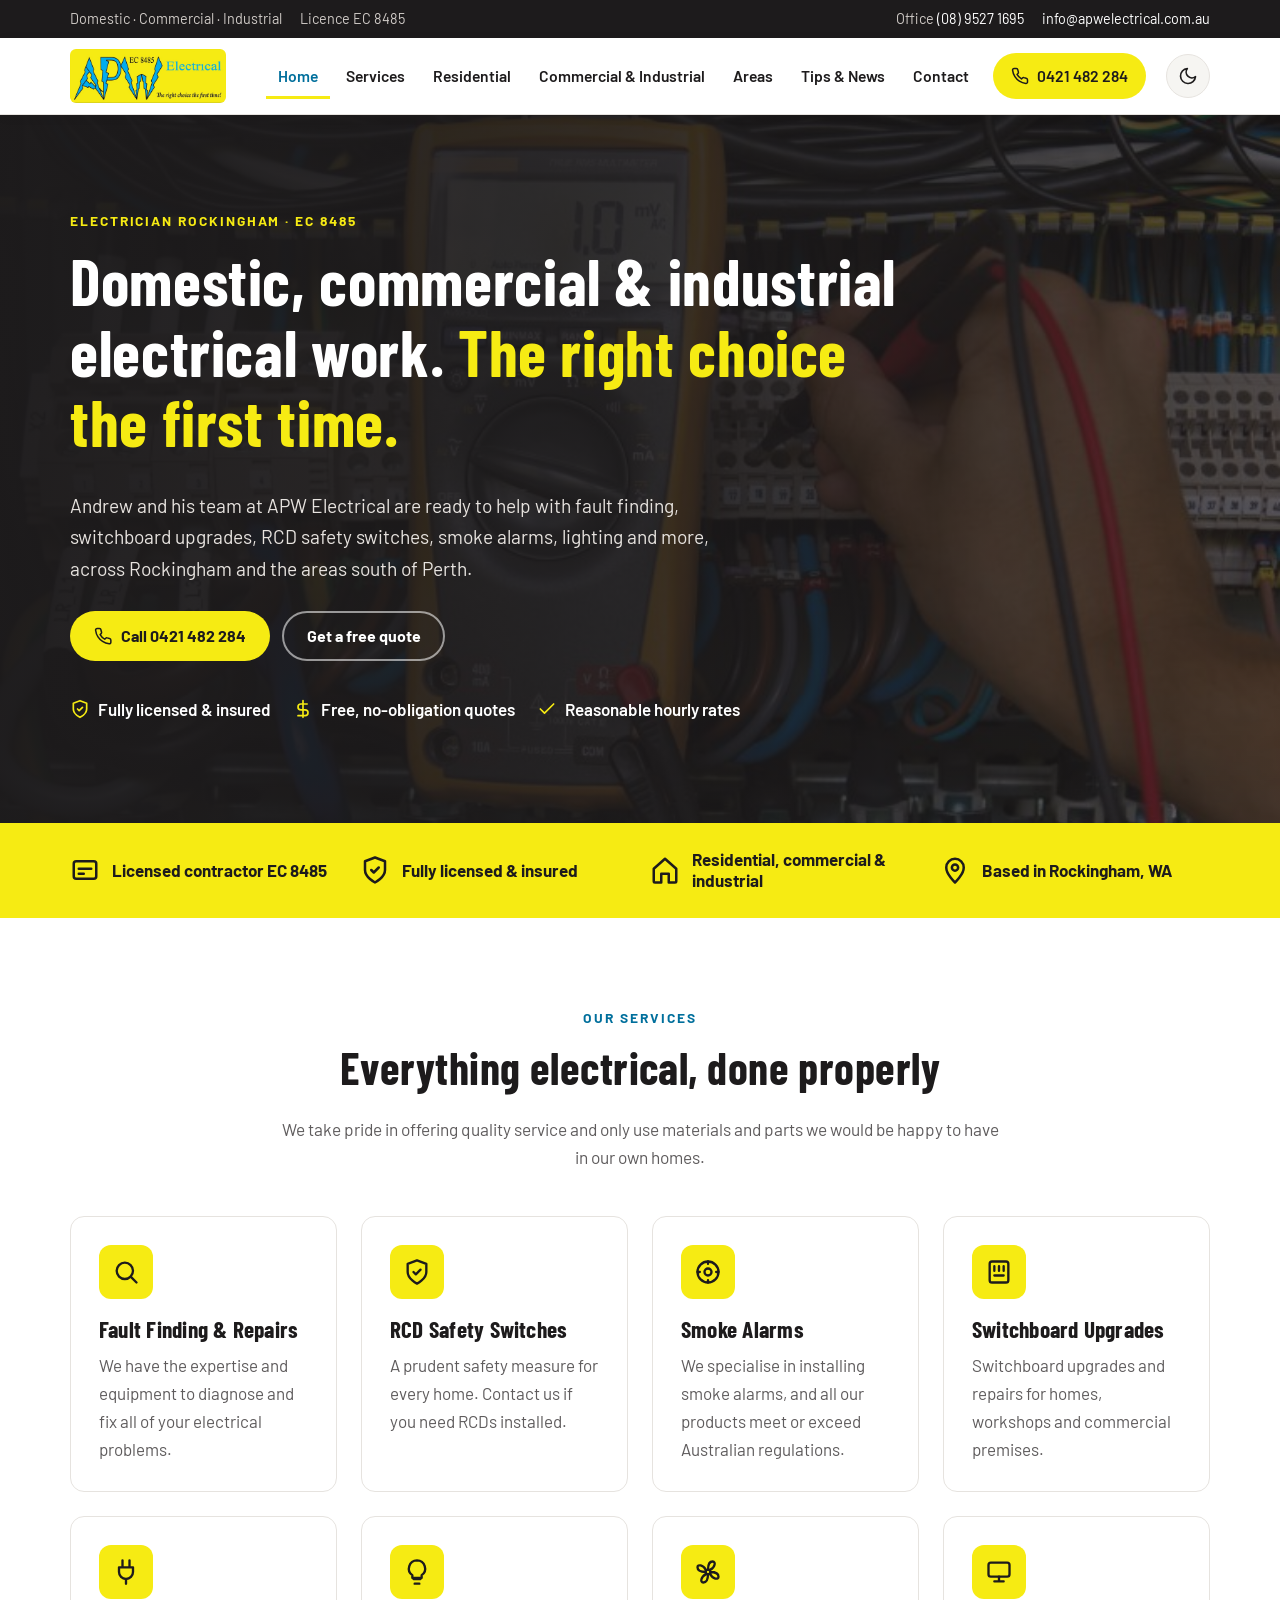
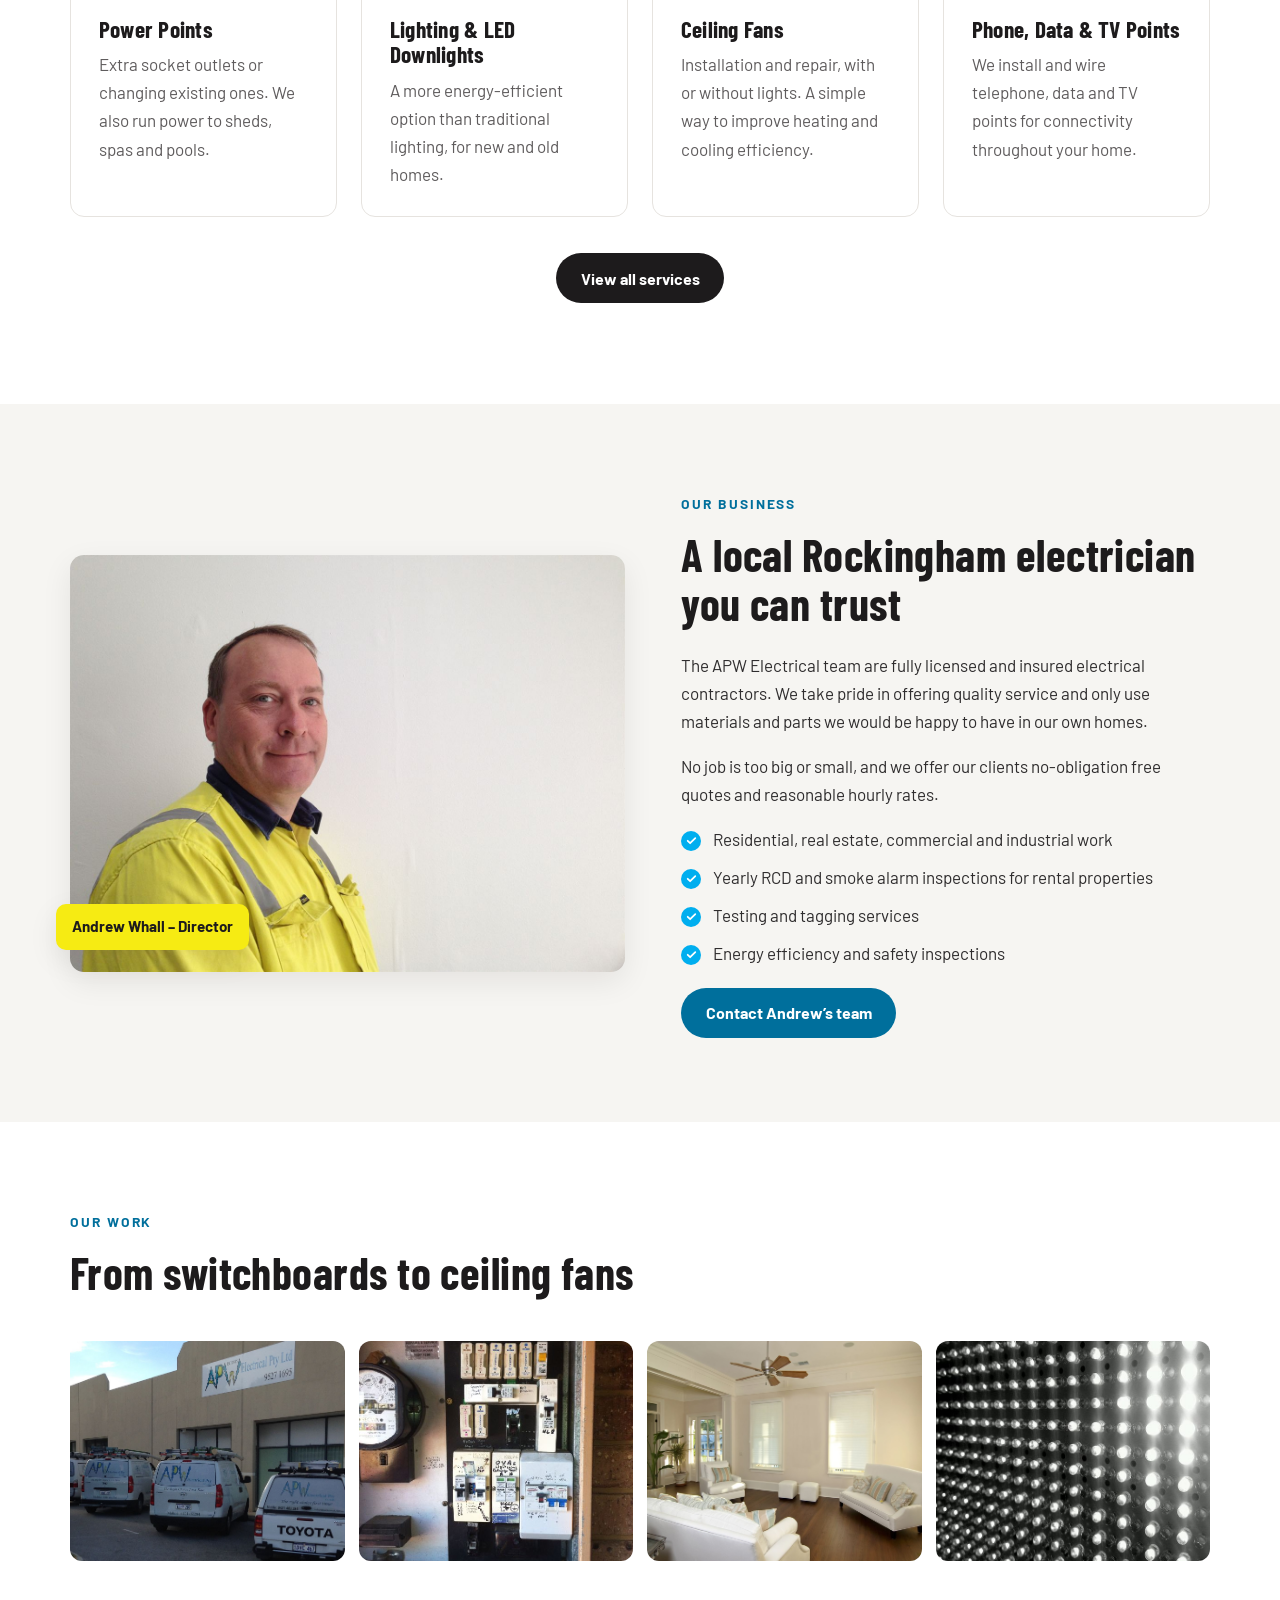
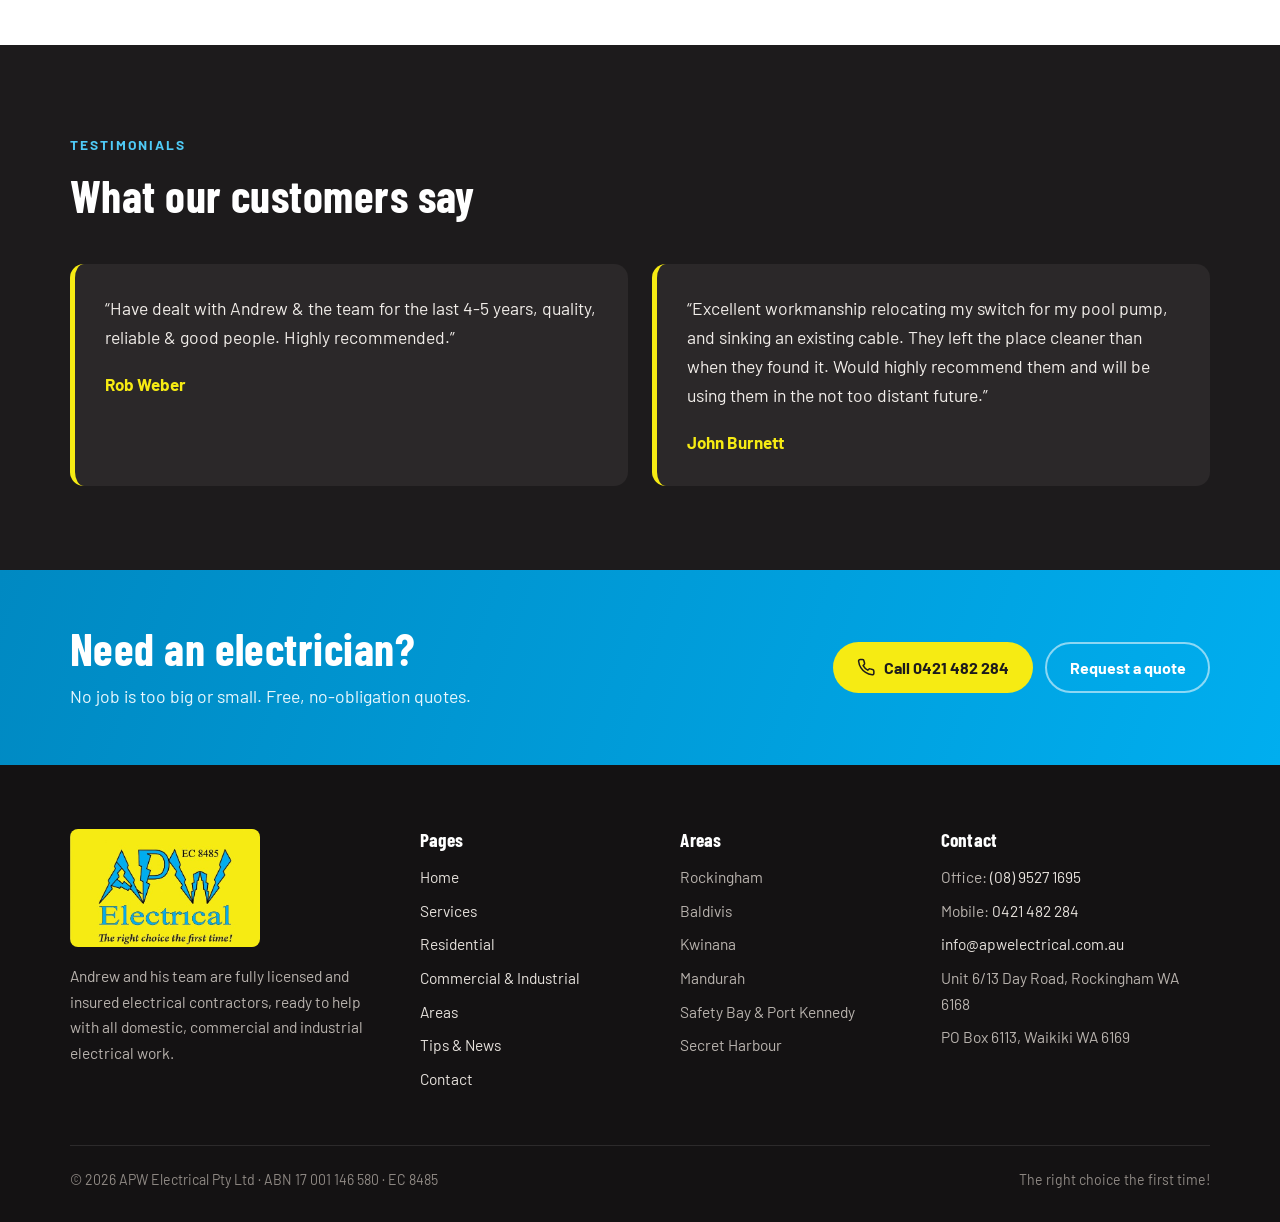
<file: index.html>
<!DOCTYPE html>
<html lang="en-AU">
<head>
<meta charset="utf-8">
<meta name="viewport" content="width=device-width, initial-scale=1">
  <meta name="robots" content="noindex">
<title>APW Electrical | Electrician Rockingham | (08) 9527 1695</title>
<meta name="description" content="Licensed Rockingham electricians for domestic, commercial and industrial work. RCD safety switches, smoke alarms, switchboards, lighting and fault finding. Call 0421 482 284.">
<meta name="theme-color" content="#1d1b1c">
<script>(function(){var d=document.documentElement,t;try{t=localStorage.getItem('apw-theme')}catch(e){}if(t!=='light'&&t!=='dark'){t=window.matchMedia&&matchMedia('(prefers-color-scheme: dark)').matches?'dark':'light'}d.setAttribute('data-theme',t);d.classList.add('js')})();</script>
<link rel="preconnect" href="https://fonts.googleapis.com">
<link rel="preconnect" href="https://fonts.gstatic.com" crossorigin>
<link href="https://fonts.googleapis.com/css2?family=Barlow:wght@400;500;600;700&family=Barlow+Condensed:wght@600;700&display=swap" rel="stylesheet">
<link rel="stylesheet" href="css/style.css">
</head>
<body>
<a class="skip-link" href="#main">Skip to content</a>

<div class="topbar">
  <div class="container">
    <div><span>Domestic &middot; Commercial &middot; Industrial</span><span>Licence EC 8485</span></div>
    <div><span>Office <a href="tel:+61895271695">(08) 9527 1695</a></span><span><a href="mailto:info@apwelectrical.com.au">info@apwelectrical.com.au</a></span></div>
  </div>
</div>

<header class="site-header">
  <div class="container">
    <a class="brand" href="index.html" aria-label="APW Electrical home">
      <img src="images/apw-logo.jpg" alt="APW Electrical EC 8485 - The right choice the first time!" width="900" height="312">
    </a>
    <button class="menu-toggle" type="button" aria-label="Open menu" aria-expanded="false" aria-controls="site-nav">
      <svg class="icon-open" viewBox="0 0 24 24" fill="none" stroke="currentColor" stroke-width="2.2" stroke-linecap="round" aria-hidden="true"><path d="M3 6h18M3 12h18M3 18h18"/></svg>
      <svg class="icon-close" viewBox="0 0 24 24" fill="none" stroke="currentColor" stroke-width="2.2" stroke-linecap="round" aria-hidden="true"><path d="M6 6l12 12M18 6L6 18"/></svg>
    </button>
    <nav class="nav" id="site-nav" aria-label="Main">
      <ul>
        <li><a href="index.html" data-page="home" aria-current="page">Home</a></li>
        <li><a href="services.html" data-page="services">Services</a></li>
        <li><a href="residential.html" data-page="residential">Residential</a></li>
        <li><a href="commercial.html" data-page="commercial">Commercial &amp; Industrial</a></li>
        <li><a href="areas.html" data-page="areas">Areas</a></li>
        <li><a href="news.html" data-page="news">Tips &amp; News</a></li>
        <li><a href="contact.html" data-page="contact">Contact</a></li>
        <li class="nav-call"><a href="tel:+61421482284"><svg viewBox="0 0 24 24" fill="none" stroke="currentColor" stroke-width="2" stroke-linecap="round" stroke-linejoin="round" aria-hidden="true"><path d="M22 16.9v3a2 2 0 0 1-2.2 2 19.8 19.8 0 0 1-8.6-3.1 19.5 19.5 0 0 1-6-6A19.8 19.8 0 0 1 2.1 4.2 2 2 0 0 1 4.1 2h3a2 2 0 0 1 2 1.7c.1 1 .4 1.9.7 2.8a2 2 0 0 1-.5 2.1L8 9.9a16 16 0 0 0 6 6l1.3-1.3a2 2 0 0 1 2.1-.4c.9.3 1.8.6 2.8.7a2 2 0 0 1 1.7 2z"/></svg>0421 482 284</a></li>
      </ul>
    </nav>
    <button class="theme-toggle" type="button" aria-label="Switch to dark mode">
      <svg class="i-moon" viewBox="0 0 24 24" fill="none" stroke="currentColor" stroke-width="2" stroke-linecap="round" stroke-linejoin="round" aria-hidden="true"><path d="M21 12.8A9 9 0 1 1 11.2 3a7 7 0 0 0 9.8 9.8z"/></svg>
      <svg class="i-sun" viewBox="0 0 24 24" fill="none" stroke="currentColor" stroke-width="2" stroke-linecap="round" stroke-linejoin="round" aria-hidden="true"><circle cx="12" cy="12" r="4"/><path d="M12 2v2M12 20v2M4.9 4.9l1.4 1.4M17.7 17.7l1.4 1.4M2 12h2M20 12h2M4.9 19.1l1.4-1.4M17.7 6.3l1.4-1.4"/></svg>
    </button>
  </div>
</header>

<main id="main">
<section class="hero">
  <div class="hero-bg" style="background-image:url('images/multimeter-testing.jpg')"></div>
  <div class="container">
    <span class="eyebrow">Electrician Rockingham &middot; EC 8485</span>
    <h1>Domestic, commercial &amp; industrial electrical work. <span class="hl">The right choice the first time.</span></h1>
    <p class="lead">Andrew and his team at APW Electrical are ready to help with fault finding, switchboard upgrades, RCD safety switches, smoke alarms, lighting and more, across Rockingham and the areas south of Perth.</p>
    <div class="hero-actions">
      <a class="btn btn-yellow" href="tel:+61421482284"><svg viewBox="0 0 24 24" fill="none" stroke="currentColor" stroke-width="2" stroke-linecap="round" stroke-linejoin="round" aria-hidden="true"><path d="M22 16.9v3a2 2 0 0 1-2.2 2 19.8 19.8 0 0 1-8.6-3.1 19.5 19.5 0 0 1-6-6A19.8 19.8 0 0 1 2.1 4.2 2 2 0 0 1 4.1 2h3a2 2 0 0 1 2 1.7c.1 1 .4 1.9.7 2.8a2 2 0 0 1-.5 2.1L8 9.9a16 16 0 0 0 6 6l1.3-1.3a2 2 0 0 1 2.1-.4c.9.3 1.8.6 2.8.7a2 2 0 0 1 1.7 2z"/></svg>Call 0421 482 284</a>
      <a class="btn btn-ghost" href="contact.html">Get a free quote</a>
    </div>
    <ul class="hero-badges">
      <li><svg viewBox="0 0 24 24" fill="none" stroke="currentColor" stroke-width="2" stroke-linecap="round" stroke-linejoin="round" aria-hidden="true"><path d="M12 22s8-4 8-10V5l-8-3-8 3v7c0 6 8 10 8 10z"/><path d="M9 12l2 2 4-4"/></svg>Fully licensed &amp; insured</li>
      <li><svg viewBox="0 0 24 24" fill="none" stroke="currentColor" stroke-width="2" stroke-linecap="round" stroke-linejoin="round" aria-hidden="true"><path d="M12 2v20M17 6H9.5a3.5 3.5 0 0 0 0 7h5a3.5 3.5 0 0 1 0 7H6"/></svg>Free, no-obligation quotes</li>
      <li><svg viewBox="0 0 24 24" fill="none" stroke="currentColor" stroke-width="2" stroke-linecap="round" stroke-linejoin="round" aria-hidden="true"><path d="M20 6L9 17l-5-5"/></svg>Reasonable hourly rates</li>
    </ul>
  </div>
</section>

<section class="strip" aria-label="Why APW Electrical">
  <div class="container">
    <div><svg viewBox="0 0 24 24" fill="none" stroke="currentColor" stroke-width="2" stroke-linecap="round" stroke-linejoin="round" aria-hidden="true"><rect x="3" y="5" width="18" height="14" rx="2"/><path d="M7 15h4M7 11h10"/></svg>Licensed contractor EC 8485</div>
    <div><svg viewBox="0 0 24 24" fill="none" stroke="currentColor" stroke-width="2" stroke-linecap="round" stroke-linejoin="round" aria-hidden="true"><path d="M12 22s8-4 8-10V5l-8-3-8 3v7c0 6 8 10 8 10z"/><path d="M9 12l2 2 4-4"/></svg>Fully licensed &amp; insured</div>
    <div><svg viewBox="0 0 24 24" fill="none" stroke="currentColor" stroke-width="2" stroke-linecap="round" stroke-linejoin="round" aria-hidden="true"><path d="M3 11l9-8 9 8v10a1 1 0 0 1-1 1h-5v-7H9v7H4a1 1 0 0 1-1-1z"/></svg>Residential, commercial &amp; industrial</div>
    <div><svg viewBox="0 0 24 24" fill="none" stroke="currentColor" stroke-width="2" stroke-linecap="round" stroke-linejoin="round" aria-hidden="true"><path d="M12 22s7-6.5 7-12a7 7 0 0 0-14 0c0 5.5 7 12 7 12z"/><circle cx="12" cy="10" r="2.5"/></svg>Based in Rockingham, WA</div>
  </div>
</section>

<section class="section">
  <div class="container">
    <div class="section-head center">
      <span class="eyebrow">Our services</span>
      <h2>Everything electrical, done properly</h2>
      <p>We take pride in offering quality service and only use materials and parts we would be happy to have in our own homes.</p>
    </div>
    <div class="grid grid-4">
      <div class="card"><div class="icon"><svg viewBox="0 0 24 24" fill="none" stroke="currentColor" stroke-width="2" stroke-linecap="round" stroke-linejoin="round" aria-hidden="true"><circle cx="11" cy="11" r="7"/><path d="M21 21l-5-5"/></svg></div><h3>Fault Finding &amp; Repairs</h3><p>We have the expertise and equipment to diagnose and fix all of your electrical problems.</p></div>
      <div class="card"><div class="icon"><svg viewBox="0 0 24 24" fill="none" stroke="currentColor" stroke-width="2" stroke-linecap="round" stroke-linejoin="round" aria-hidden="true"><path d="M12 22s8-4 8-10V5l-8-3-8 3v7c0 6 8 10 8 10z"/><path d="M9 12l2 2 4-4"/></svg></div><h3>RCD Safety Switches</h3><p>A prudent safety measure for every home. Contact us if you need RCDs installed.</p></div>
      <div class="card"><div class="icon"><svg viewBox="0 0 24 24" fill="none" stroke="currentColor" stroke-width="2" stroke-linecap="round" stroke-linejoin="round" aria-hidden="true"><circle cx="12" cy="12" r="9"/><circle cx="12" cy="12" r="3"/><path d="M12 3v2M12 19v2M3 12h2M19 12h2"/></svg></div><h3>Smoke Alarms</h3><p>We specialise in installing smoke alarms, and all our products meet or exceed Australian regulations.</p></div>
      <div class="card"><div class="icon"><svg viewBox="0 0 24 24" fill="none" stroke="currentColor" stroke-width="2" stroke-linecap="round" stroke-linejoin="round" aria-hidden="true"><rect x="4" y="3" width="16" height="18" rx="2"/><path d="M8 7v4M12 7v4M16 7v4M8 15h8"/></svg></div><h3>Switchboard Upgrades</h3><p>Switchboard upgrades and repairs for homes, workshops and commercial premises.</p></div>
      <div class="card"><div class="icon"><svg viewBox="0 0 24 24" fill="none" stroke="currentColor" stroke-width="2" stroke-linecap="round" stroke-linejoin="round" aria-hidden="true"><path d="M9 2v6M15 2v6M6 8h12v4a6 6 0 0 1-12 0V8zM12 18v4"/></svg></div><h3>Power Points</h3><p>Extra socket outlets or changing existing ones. We also run power to sheds, spas and pools.</p></div>
      <div class="card"><div class="icon"><svg viewBox="0 0 24 24" fill="none" stroke="currentColor" stroke-width="2" stroke-linecap="round" stroke-linejoin="round" aria-hidden="true"><path d="M9 18h6M10 22h4M12 2a7 7 0 0 0-4 12.7V17h8v-2.3A7 7 0 0 0 12 2z"/></svg></div><h3>Lighting &amp; LED Downlights</h3><p>A more energy-efficient option than traditional lighting, for new and old homes.</p></div>
      <div class="card"><div class="icon"><svg viewBox="0 0 24 24" fill="none" stroke="currentColor" stroke-width="2" stroke-linecap="round" stroke-linejoin="round" aria-hidden="true"><circle cx="12" cy="12" r="2"/><path d="M12 10c0-4 1-7 4-7s2 5-2 7M14 12c4 0 7 1 7 4s-5 2-7-2M12 14c0 4-1 7-4 7s-2-5 2-7M10 12c-4 0-7-1-7-4s5-2 7 2"/></svg></div><h3>Ceiling Fans</h3><p>Installation and repair, with or without lights. A simple way to improve heating and cooling efficiency.</p></div>
      <div class="card"><div class="icon"><svg viewBox="0 0 24 24" fill="none" stroke="currentColor" stroke-width="2" stroke-linecap="round" stroke-linejoin="round" aria-hidden="true"><rect x="3" y="4" width="18" height="12" rx="2"/><path d="M8 20h8M12 16v4"/></svg></div><h3>Phone, Data &amp; TV Points</h3><p>We install and wire telephone, data and TV points for connectivity throughout your home.</p></div>
    </div>
    <p style="text-align:center;margin-top:36px"><a class="btn btn-dark" href="services.html">View all services</a></p>
  </div>
</section>

<section class="section section-soft">
  <div class="container split">
    <div class="split-img">
      <img src="images/andrew-whall-director.jpg" alt="Andrew Whall, Director of APW Electrical" width="1200" height="900" loading="lazy">
      <span class="tag">Andrew Whall &ndash; Director</span>
    </div>
    <div>
      <span class="eyebrow">Our business</span>
      <h2>A local Rockingham electrician you can trust</h2>
      <p>The APW Electrical team are fully licensed and insured electrical contractors. We take pride in offering quality service and only use materials and parts we would be happy to have in our own homes.</p>
      <p>No job is too big or small, and we offer our clients no-obligation free quotes and reasonable hourly rates.</p>
      <ul class="ticks">
        <li>Residential, real estate, commercial and industrial work</li>
        <li>Yearly RCD and smoke alarm inspections for rental properties</li>
        <li>Testing and tagging services</li>
        <li>Energy efficiency and safety inspections</li>
      </ul>
      <a class="btn btn-blue" href="contact.html">Contact Andrew&rsquo;s team</a>
    </div>
  </div>
</section>

<section class="section">
  <div class="container">
    <div class="section-head">
      <span class="eyebrow">Our work</span>
      <h2>From switchboards to ceiling fans</h2>
    </div>
    <div class="gallery">
      <img src="images/apw-office-vans.jpg" alt="APW Electrical vans outside the Rockingham office" width="1600" height="966" loading="lazy">
      <img src="images/switchboard.jpg" alt="Home switchboard with RCD safety switches" width="629" height="868" loading="lazy">
      <img src="images/ceiling-fan.jpg" alt="Ceiling fan installed in a living room" width="1400" height="933" loading="lazy">
      <img src="images/led-lighting.jpg" alt="LED lighting" width="772" height="466" loading="lazy">
    </div>
  </div>
</section>

<section class="section section-dark">
  <div class="container">
    <div class="section-head">
      <span class="eyebrow">Testimonials</span>
      <h2>What our customers say</h2>
    </div>
    <div class="grid grid-2">
      <blockquote class="quote"><p>&ldquo;Have dealt with Andrew &amp; the team for the last 4-5 years, quality, reliable &amp; good people. Highly recommended.&rdquo;</p><cite>Rob Weber</cite></blockquote>
      <blockquote class="quote"><p>&ldquo;Excellent workmanship relocating my switch for my pool pump, and sinking an existing cable. They left the place cleaner than when they found it. Would highly recommend them and will be using them in the not too distant future.&rdquo;</p><cite>John Burnett</cite></blockquote>
    </div>
  </div>
</section>

<section class="cta">
  <div class="container">
    <div>
      <h2>Need an electrician?</h2>
      <p>No job is too big or small. Free, no-obligation quotes.</p>
    </div>
    <div class="actions">
      <a class="btn btn-yellow" href="tel:+61421482284"><svg viewBox="0 0 24 24" fill="none" stroke="currentColor" stroke-width="2" stroke-linecap="round" stroke-linejoin="round" aria-hidden="true"><path d="M22 16.9v3a2 2 0 0 1-2.2 2 19.8 19.8 0 0 1-8.6-3.1 19.5 19.5 0 0 1-6-6A19.8 19.8 0 0 1 2.1 4.2 2 2 0 0 1 4.1 2h3a2 2 0 0 1 2 1.7c.1 1 .4 1.9.7 2.8a2 2 0 0 1-.5 2.1L8 9.9a16 16 0 0 0 6 6l1.3-1.3a2 2 0 0 1 2.1-.4c.9.3 1.8.6 2.8.7a2 2 0 0 1 1.7 2z"/></svg>Call 0421 482 284</a>
      <a class="btn btn-ghost" href="contact.html">Request a quote</a>
    </div>
  </div>
</section>
</main>

<footer class="site-footer">
  <div class="container">
    <div class="footer-grid">
      <div>
        <img class="footer-logo" src="images/apw-logo-stacked.jpg" alt="APW Electrical" width="553" height="343" loading="lazy">
        <p>Andrew and his team are fully licensed and insured electrical contractors, ready to help with all domestic, commercial and industrial electrical work.</p>
      </div>
      <div>
        <h3>Pages</h3>
        <ul>
          <li><a href="index.html">Home</a></li>
          <li><a href="services.html">Services</a></li>
          <li><a href="residential.html">Residential</a></li>
          <li><a href="commercial.html">Commercial &amp; Industrial</a></li>
          <li><a href="areas.html">Areas</a></li>
          <li><a href="news.html">Tips &amp; News</a></li>
          <li><a href="contact.html">Contact</a></li>
        </ul>
      </div>
      <div>
        <h3>Areas</h3>
        <ul>
          <li>Rockingham</li>
          <li>Baldivis</li>
          <li>Kwinana</li>
          <li>Mandurah</li>
          <li>Safety Bay &amp; Port Kennedy</li>
          <li>Secret Harbour</li>
        </ul>
      </div>
      <div>
        <h3>Contact</h3>
        <ul>
          <li>Office: <a href="tel:+61895271695">(08) 9527 1695</a></li>
          <li>Mobile: <a href="tel:+61421482284">0421 482 284</a></li>
          <li><a href="mailto:info@apwelectrical.com.au">info@apwelectrical.com.au</a></li>
          <li>Unit 6/13 Day Road, Rockingham WA 6168</li>
          <li>PO Box 6113, Waikiki WA 6169</li>
        </ul>
      </div>
    </div>
    <div class="footer-bottom">
      <span>&copy; <span id="year">2026</span> APW Electrical Pty Ltd &middot; ABN 17 001 146 580 &middot; EC 8485</span>
      <span>The right choice the first time!</span>
    </div>
  </div>
</footer>

<div class="call-bar">
  <a href="tel:+61421482284"><svg viewBox="0 0 24 24" fill="none" stroke="currentColor" stroke-width="2" stroke-linecap="round" stroke-linejoin="round" aria-hidden="true"><path d="M22 16.9v3a2 2 0 0 1-2.2 2 19.8 19.8 0 0 1-8.6-3.1 19.5 19.5 0 0 1-6-6A19.8 19.8 0 0 1 2.1 4.2 2 2 0 0 1 4.1 2h3a2 2 0 0 1 2 1.7c.1 1 .4 1.9.7 2.8a2 2 0 0 1-.5 2.1L8 9.9a16 16 0 0 0 6 6l1.3-1.3a2 2 0 0 1 2.1-.4c.9.3 1.8.6 2.8.7a2 2 0 0 1 1.7 2z"/></svg>Call 0421 482 284</a>
  <a href="contact.html">Free quote</a>
</div>

<script src="js/main.js"></script>
</body>
</html>
</file>
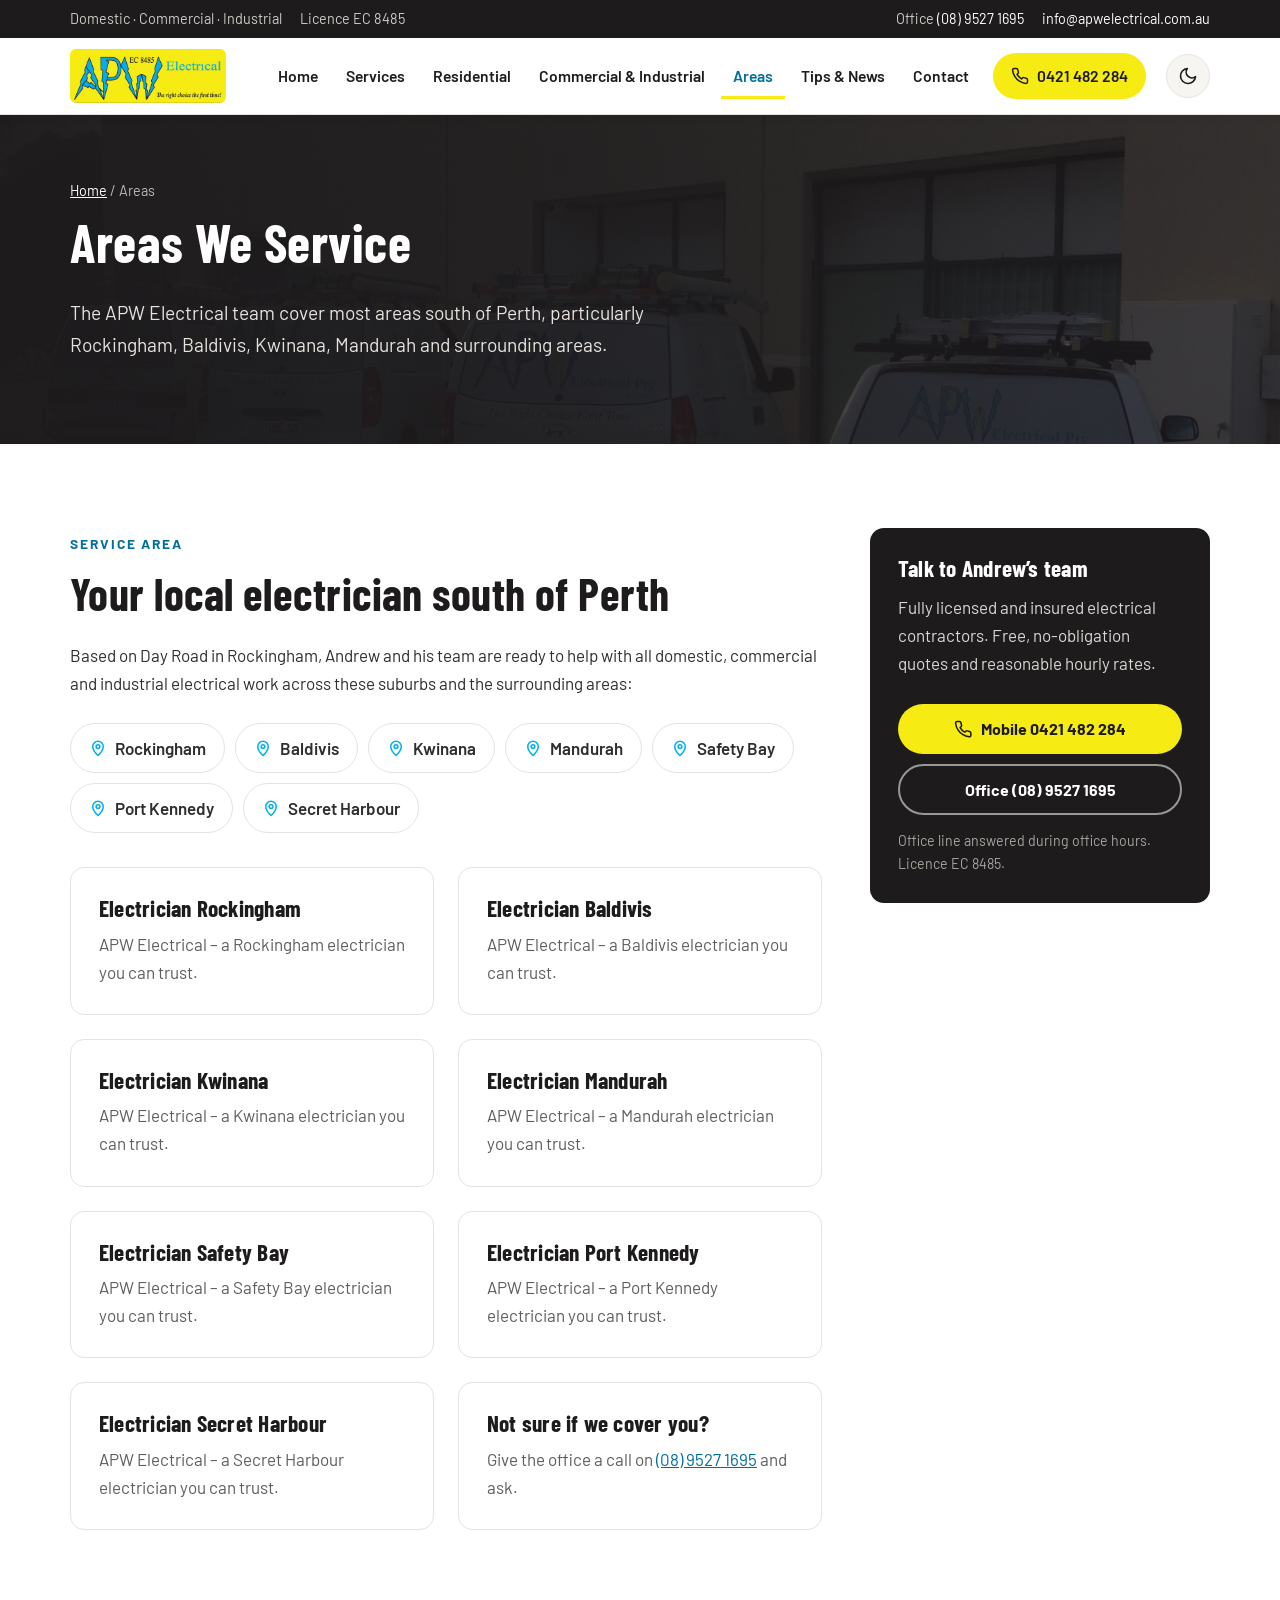
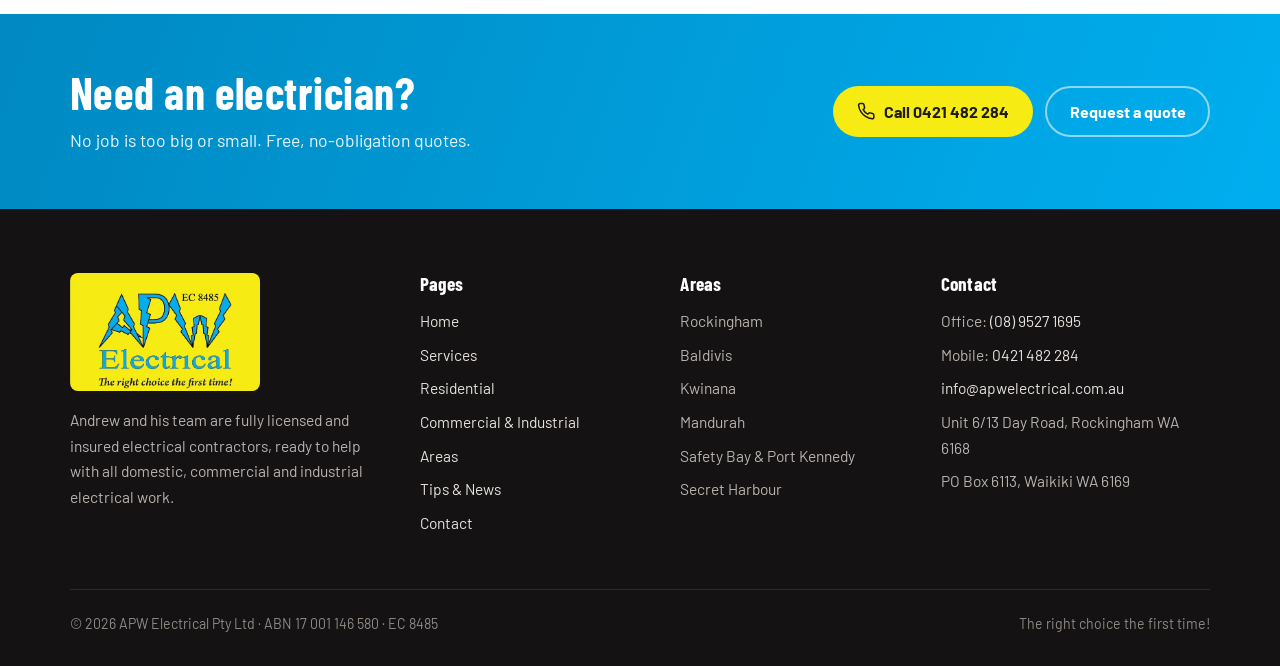
<file: areas.html>
<!DOCTYPE html>
<html lang="en-AU">
<head>
<meta charset="utf-8">
<meta name="viewport" content="width=device-width, initial-scale=1">
  <meta name="robots" content="noindex">
<title>Areas We Service | APW Electrical</title>
<meta name="description" content="Electrician for Rockingham, Baldivis, Kwinana, Mandurah, Safety Bay, Port Kennedy, Secret Harbour and surrounding areas south of Perth.">
<meta name="theme-color" content="#1d1b1c">
<script>(function(){var d=document.documentElement,t;try{t=localStorage.getItem('apw-theme')}catch(e){}if(t!=='light'&&t!=='dark'){t=window.matchMedia&&matchMedia('(prefers-color-scheme: dark)').matches?'dark':'light'}d.setAttribute('data-theme',t);d.classList.add('js')})();</script>
<link rel="preconnect" href="https://fonts.googleapis.com">
<link rel="preconnect" href="https://fonts.gstatic.com" crossorigin>
<link href="https://fonts.googleapis.com/css2?family=Barlow:wght@400;500;600;700&family=Barlow+Condensed:wght@600;700&display=swap" rel="stylesheet">
<link rel="stylesheet" href="css/style.css">
</head>
<body>
<a class="skip-link" href="#main">Skip to content</a>

<div class="topbar">
  <div class="container">
    <div><span>Domestic &middot; Commercial &middot; Industrial</span><span>Licence EC 8485</span></div>
    <div><span>Office <a href="tel:+61895271695">(08) 9527 1695</a></span><span><a href="mailto:info@apwelectrical.com.au">info@apwelectrical.com.au</a></span></div>
  </div>
</div>

<header class="site-header">
  <div class="container">
    <a class="brand" href="index.html" aria-label="APW Electrical home">
      <img src="images/apw-logo.jpg" alt="APW Electrical EC 8485 - The right choice the first time!" width="900" height="312">
    </a>
    <button class="menu-toggle" type="button" aria-label="Open menu" aria-expanded="false" aria-controls="site-nav">
      <svg class="icon-open" viewBox="0 0 24 24" fill="none" stroke="currentColor" stroke-width="2.2" stroke-linecap="round" aria-hidden="true"><path d="M3 6h18M3 12h18M3 18h18"/></svg>
      <svg class="icon-close" viewBox="0 0 24 24" fill="none" stroke="currentColor" stroke-width="2.2" stroke-linecap="round" aria-hidden="true"><path d="M6 6l12 12M18 6L6 18"/></svg>
    </button>
    <nav class="nav" id="site-nav" aria-label="Main">
      <ul>
        <li><a href="index.html" data-page="home">Home</a></li>
        <li><a href="services.html" data-page="services">Services</a></li>
        <li><a href="residential.html" data-page="residential">Residential</a></li>
        <li><a href="commercial.html" data-page="commercial">Commercial &amp; Industrial</a></li>
        <li><a href="areas.html" data-page="areas" aria-current="page">Areas</a></li>
        <li><a href="news.html" data-page="news">Tips &amp; News</a></li>
        <li><a href="contact.html" data-page="contact">Contact</a></li>
        <li class="nav-call"><a href="tel:+61421482284"><svg viewBox="0 0 24 24" fill="none" stroke="currentColor" stroke-width="2" stroke-linecap="round" stroke-linejoin="round" aria-hidden="true"><path d="M22 16.9v3a2 2 0 0 1-2.2 2 19.8 19.8 0 0 1-8.6-3.1 19.5 19.5 0 0 1-6-6A19.8 19.8 0 0 1 2.1 4.2 2 2 0 0 1 4.1 2h3a2 2 0 0 1 2 1.7c.1 1 .4 1.9.7 2.8a2 2 0 0 1-.5 2.1L8 9.9a16 16 0 0 0 6 6l1.3-1.3a2 2 0 0 1 2.1-.4c.9.3 1.8.6 2.8.7a2 2 0 0 1 1.7 2z"/></svg>0421 482 284</a></li>
      </ul>
    </nav>
    <button class="theme-toggle" type="button" aria-label="Switch to dark mode">
      <svg class="i-moon" viewBox="0 0 24 24" fill="none" stroke="currentColor" stroke-width="2" stroke-linecap="round" stroke-linejoin="round" aria-hidden="true"><path d="M21 12.8A9 9 0 1 1 11.2 3a7 7 0 0 0 9.8 9.8z"/></svg>
      <svg class="i-sun" viewBox="0 0 24 24" fill="none" stroke="currentColor" stroke-width="2" stroke-linecap="round" stroke-linejoin="round" aria-hidden="true"><circle cx="12" cy="12" r="4"/><path d="M12 2v2M12 20v2M4.9 4.9l1.4 1.4M17.7 17.7l1.4 1.4M2 12h2M20 12h2M4.9 19.1l1.4-1.4M17.7 6.3l1.4-1.4"/></svg>
    </button>
  </div>
</header>

<main id="main">
<section class="hero page-hero">
  <div class="hero-bg" style="background-image:url('images/apw-office-vans.jpg')"></div>
  <div class="container">
    <p class="breadcrumb"><a href="index.html">Home</a> / Areas</p>
    <h1>Areas We Service</h1>
    <p class="lead">The APW Electrical team cover most areas south of Perth, particularly Rockingham, Baldivis, Kwinana, Mandurah and surrounding areas.</p>
  </div>
</section>

<section class="section">
  <div class="container with-aside">
    <div>
      <span class="eyebrow">Service area</span>
      <h2>Your local electrician south of Perth</h2>
      <p>Based on Day Road in Rockingham, Andrew and his team are ready to help with all domestic, commercial and industrial electrical work across these suburbs and the surrounding areas:</p>
      <ul class="chips" style="margin:26px 0 34px"><li><svg viewBox="0 0 24 24" fill="none" stroke="currentColor" stroke-width="2" stroke-linecap="round" stroke-linejoin="round" aria-hidden="true"><path d="M12 22s7-6.5 7-12a7 7 0 0 0-14 0c0 5.5 7 12 7 12z"/><circle cx="12" cy="10" r="2.5"/></svg>Rockingham</li><li><svg viewBox="0 0 24 24" fill="none" stroke="currentColor" stroke-width="2" stroke-linecap="round" stroke-linejoin="round" aria-hidden="true"><path d="M12 22s7-6.5 7-12a7 7 0 0 0-14 0c0 5.5 7 12 7 12z"/><circle cx="12" cy="10" r="2.5"/></svg>Baldivis</li><li><svg viewBox="0 0 24 24" fill="none" stroke="currentColor" stroke-width="2" stroke-linecap="round" stroke-linejoin="round" aria-hidden="true"><path d="M12 22s7-6.5 7-12a7 7 0 0 0-14 0c0 5.5 7 12 7 12z"/><circle cx="12" cy="10" r="2.5"/></svg>Kwinana</li><li><svg viewBox="0 0 24 24" fill="none" stroke="currentColor" stroke-width="2" stroke-linecap="round" stroke-linejoin="round" aria-hidden="true"><path d="M12 22s7-6.5 7-12a7 7 0 0 0-14 0c0 5.5 7 12 7 12z"/><circle cx="12" cy="10" r="2.5"/></svg>Mandurah</li><li><svg viewBox="0 0 24 24" fill="none" stroke="currentColor" stroke-width="2" stroke-linecap="round" stroke-linejoin="round" aria-hidden="true"><path d="M12 22s7-6.5 7-12a7 7 0 0 0-14 0c0 5.5 7 12 7 12z"/><circle cx="12" cy="10" r="2.5"/></svg>Safety Bay</li><li><svg viewBox="0 0 24 24" fill="none" stroke="currentColor" stroke-width="2" stroke-linecap="round" stroke-linejoin="round" aria-hidden="true"><path d="M12 22s7-6.5 7-12a7 7 0 0 0-14 0c0 5.5 7 12 7 12z"/><circle cx="12" cy="10" r="2.5"/></svg>Port Kennedy</li><li><svg viewBox="0 0 24 24" fill="none" stroke="currentColor" stroke-width="2" stroke-linecap="round" stroke-linejoin="round" aria-hidden="true"><path d="M12 22s7-6.5 7-12a7 7 0 0 0-14 0c0 5.5 7 12 7 12z"/><circle cx="12" cy="10" r="2.5"/></svg>Secret Harbour</li></ul>
      <div class="grid grid-2">
        <div class="card"><h3>Electrician Rockingham</h3><p>APW Electrical &ndash; a Rockingham electrician you can trust.</p></div>
        <div class="card"><h3>Electrician Baldivis</h3><p>APW Electrical &ndash; a Baldivis electrician you can trust.</p></div>
        <div class="card"><h3>Electrician Kwinana</h3><p>APW Electrical &ndash; a Kwinana electrician you can trust.</p></div>
        <div class="card"><h3>Electrician Mandurah</h3><p>APW Electrical &ndash; a Mandurah electrician you can trust.</p></div>
        <div class="card"><h3>Electrician Safety Bay</h3><p>APW Electrical &ndash; a Safety Bay electrician you can trust.</p></div>
        <div class="card"><h3>Electrician Port Kennedy</h3><p>APW Electrical &ndash; a Port Kennedy electrician you can trust.</p></div>
        <div class="card"><h3>Electrician Secret Harbour</h3><p>APW Electrical &ndash; a Secret Harbour electrician you can trust.</p></div>
        <div class="card"><h3>Not sure if we cover you?</h3><p>Give the office a call on <a href="tel:+61895271695">(08) 9527 1695</a> and ask.</p></div>
      </div>
    </div>
    <aside class="aside-card">
  <h3>Talk to Andrew&rsquo;s team</h3>
  <p>Fully licensed and insured electrical contractors. Free, no-obligation quotes and reasonable hourly rates.</p>
  <a class="btn btn-yellow" href="tel:+61421482284"><svg viewBox="0 0 24 24" fill="none" stroke="currentColor" stroke-width="2" stroke-linecap="round" stroke-linejoin="round" aria-hidden="true"><path d="M22 16.9v3a2 2 0 0 1-2.2 2 19.8 19.8 0 0 1-8.6-3.1 19.5 19.5 0 0 1-6-6A19.8 19.8 0 0 1 2.1 4.2 2 2 0 0 1 4.1 2h3a2 2 0 0 1 2 1.7c.1 1 .4 1.9.7 2.8a2 2 0 0 1-.5 2.1L8 9.9a16 16 0 0 0 6 6l1.3-1.3a2 2 0 0 1 2.1-.4c.9.3 1.8.6 2.8.7a2 2 0 0 1 1.7 2z"/></svg>Mobile 0421 482 284</a>
  <a class="btn btn-ghost" href="tel:+61895271695">Office (08) 9527 1695</a>
  <small>Office line answered during office hours. Licence EC 8485.</small>
</aside>
  </div>
</section>

<section class="cta">
  <div class="container">
    <div>
      <h2>Need an electrician?</h2>
      <p>No job is too big or small. Free, no-obligation quotes.</p>
    </div>
    <div class="actions">
      <a class="btn btn-yellow" href="tel:+61421482284"><svg viewBox="0 0 24 24" fill="none" stroke="currentColor" stroke-width="2" stroke-linecap="round" stroke-linejoin="round" aria-hidden="true"><path d="M22 16.9v3a2 2 0 0 1-2.2 2 19.8 19.8 0 0 1-8.6-3.1 19.5 19.5 0 0 1-6-6A19.8 19.8 0 0 1 2.1 4.2 2 2 0 0 1 4.1 2h3a2 2 0 0 1 2 1.7c.1 1 .4 1.9.7 2.8a2 2 0 0 1-.5 2.1L8 9.9a16 16 0 0 0 6 6l1.3-1.3a2 2 0 0 1 2.1-.4c.9.3 1.8.6 2.8.7a2 2 0 0 1 1.7 2z"/></svg>Call 0421 482 284</a>
      <a class="btn btn-ghost" href="contact.html">Request a quote</a>
    </div>
  </div>
</section>
</main>

<footer class="site-footer">
  <div class="container">
    <div class="footer-grid">
      <div>
        <img class="footer-logo" src="images/apw-logo-stacked.jpg" alt="APW Electrical" width="553" height="343" loading="lazy">
        <p>Andrew and his team are fully licensed and insured electrical contractors, ready to help with all domestic, commercial and industrial electrical work.</p>
      </div>
      <div>
        <h3>Pages</h3>
        <ul>
          <li><a href="index.html">Home</a></li>
          <li><a href="services.html">Services</a></li>
          <li><a href="residential.html">Residential</a></li>
          <li><a href="commercial.html">Commercial &amp; Industrial</a></li>
          <li><a href="areas.html">Areas</a></li>
          <li><a href="news.html">Tips &amp; News</a></li>
          <li><a href="contact.html">Contact</a></li>
        </ul>
      </div>
      <div>
        <h3>Areas</h3>
        <ul>
          <li>Rockingham</li>
          <li>Baldivis</li>
          <li>Kwinana</li>
          <li>Mandurah</li>
          <li>Safety Bay &amp; Port Kennedy</li>
          <li>Secret Harbour</li>
        </ul>
      </div>
      <div>
        <h3>Contact</h3>
        <ul>
          <li>Office: <a href="tel:+61895271695">(08) 9527 1695</a></li>
          <li>Mobile: <a href="tel:+61421482284">0421 482 284</a></li>
          <li><a href="mailto:info@apwelectrical.com.au">info@apwelectrical.com.au</a></li>
          <li>Unit 6/13 Day Road, Rockingham WA 6168</li>
          <li>PO Box 6113, Waikiki WA 6169</li>
        </ul>
      </div>
    </div>
    <div class="footer-bottom">
      <span>&copy; <span id="year">2026</span> APW Electrical Pty Ltd &middot; ABN 17 001 146 580 &middot; EC 8485</span>
      <span>The right choice the first time!</span>
    </div>
  </div>
</footer>

<div class="call-bar">
  <a href="tel:+61421482284"><svg viewBox="0 0 24 24" fill="none" stroke="currentColor" stroke-width="2" stroke-linecap="round" stroke-linejoin="round" aria-hidden="true"><path d="M22 16.9v3a2 2 0 0 1-2.2 2 19.8 19.8 0 0 1-8.6-3.1 19.5 19.5 0 0 1-6-6A19.8 19.8 0 0 1 2.1 4.2 2 2 0 0 1 4.1 2h3a2 2 0 0 1 2 1.7c.1 1 .4 1.9.7 2.8a2 2 0 0 1-.5 2.1L8 9.9a16 16 0 0 0 6 6l1.3-1.3a2 2 0 0 1 2.1-.4c.9.3 1.8.6 2.8.7a2 2 0 0 1 1.7 2z"/></svg>Call 0421 482 284</a>
  <a href="contact.html">Free quote</a>
</div>

<script src="js/main.js"></script>
</body>
</html>
</file>
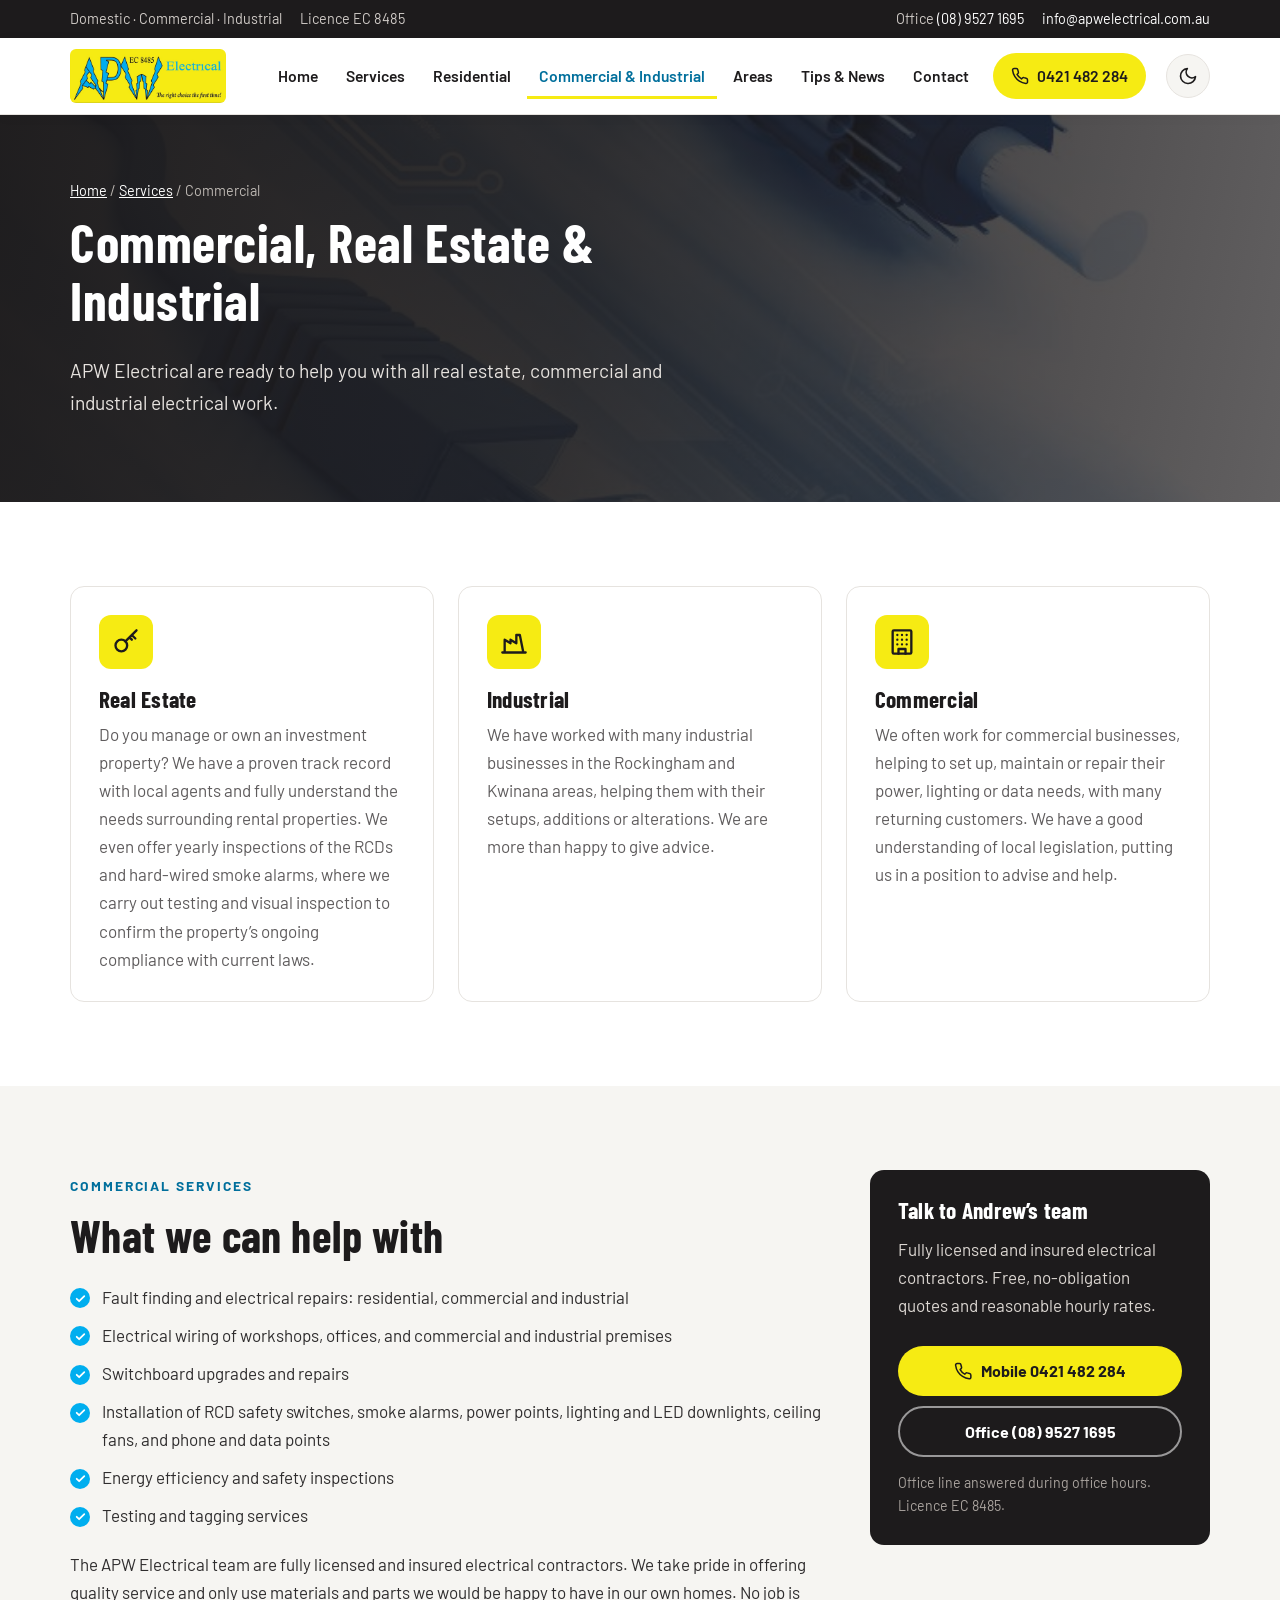
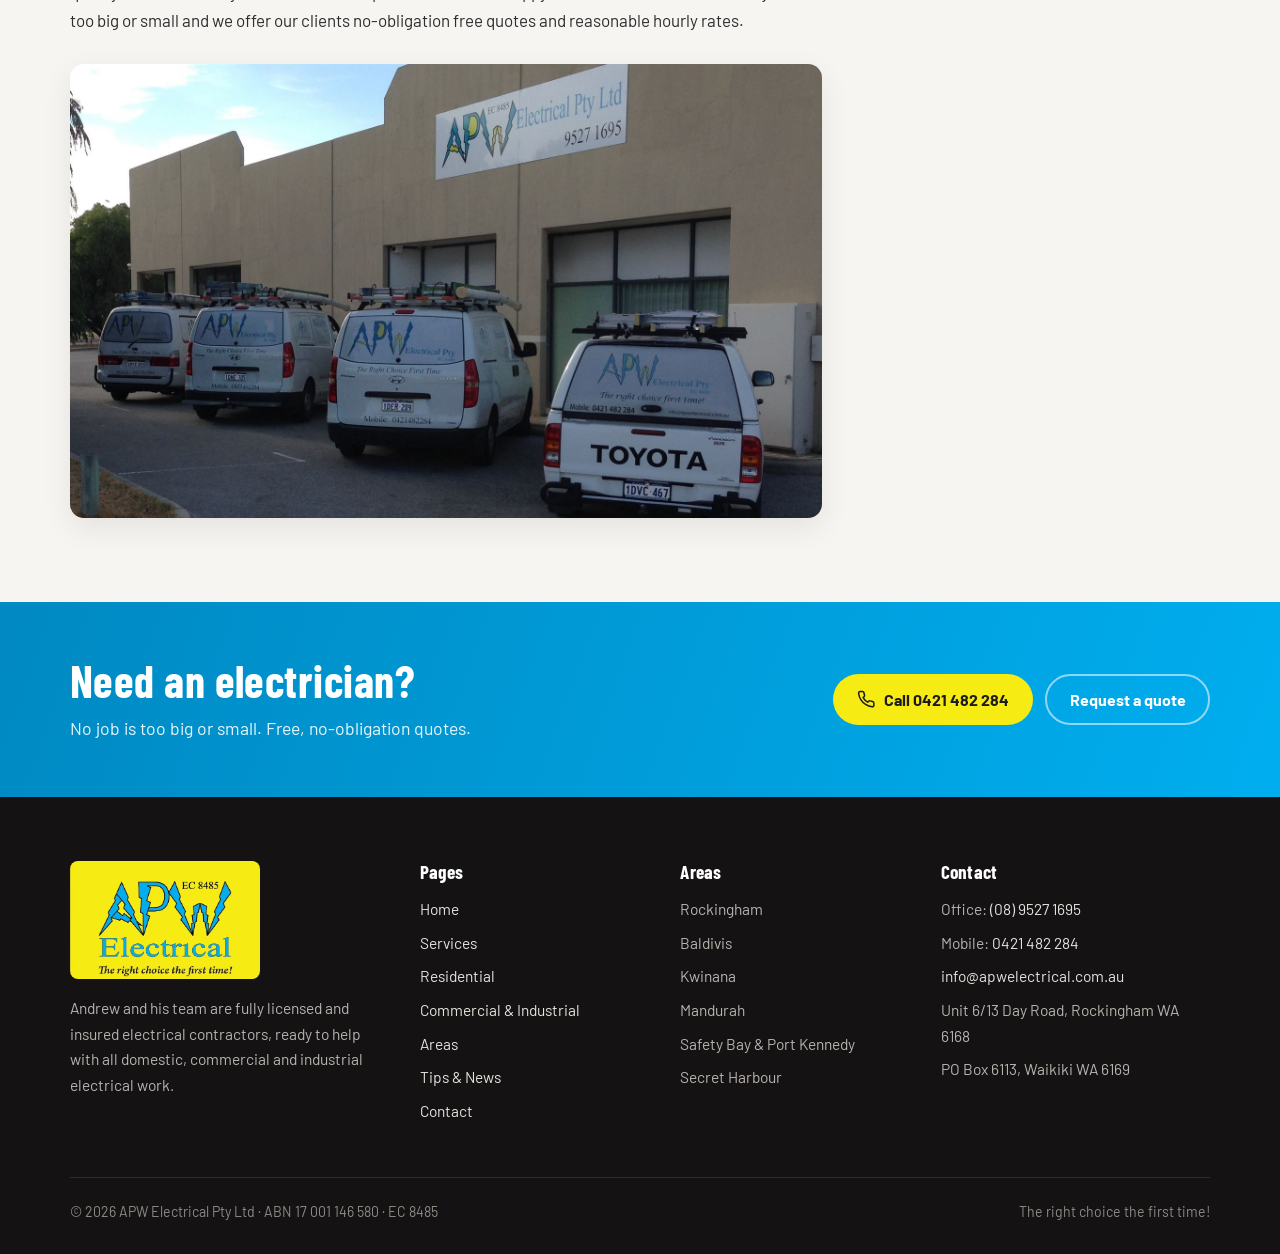
<file: commercial.html>
<!DOCTYPE html>
<html lang="en-AU">
<head>
<meta charset="utf-8">
<meta name="viewport" content="width=device-width, initial-scale=1">
  <meta name="robots" content="noindex">
<title>Commercial, Real Estate &amp; Industrial | APW Electrical</title>
<meta name="description" content="Electrical work for rental properties, commercial businesses and industrial sites in Rockingham and Kwinana.">
<meta name="theme-color" content="#1d1b1c">
<script>(function(){var d=document.documentElement,t;try{t=localStorage.getItem('apw-theme')}catch(e){}if(t!=='light'&&t!=='dark'){t=window.matchMedia&&matchMedia('(prefers-color-scheme: dark)').matches?'dark':'light'}d.setAttribute('data-theme',t);d.classList.add('js')})();</script>
<link rel="preconnect" href="https://fonts.googleapis.com">
<link rel="preconnect" href="https://fonts.gstatic.com" crossorigin>
<link href="https://fonts.googleapis.com/css2?family=Barlow:wght@400;500;600;700&family=Barlow+Condensed:wght@600;700&display=swap" rel="stylesheet">
<link rel="stylesheet" href="css/style.css">
</head>
<body>
<a class="skip-link" href="#main">Skip to content</a>

<div class="topbar">
  <div class="container">
    <div><span>Domestic &middot; Commercial &middot; Industrial</span><span>Licence EC 8485</span></div>
    <div><span>Office <a href="tel:+61895271695">(08) 9527 1695</a></span><span><a href="mailto:info@apwelectrical.com.au">info@apwelectrical.com.au</a></span></div>
  </div>
</div>

<header class="site-header">
  <div class="container">
    <a class="brand" href="index.html" aria-label="APW Electrical home">
      <img src="images/apw-logo.jpg" alt="APW Electrical EC 8485 - The right choice the first time!" width="900" height="312">
    </a>
    <button class="menu-toggle" type="button" aria-label="Open menu" aria-expanded="false" aria-controls="site-nav">
      <svg class="icon-open" viewBox="0 0 24 24" fill="none" stroke="currentColor" stroke-width="2.2" stroke-linecap="round" aria-hidden="true"><path d="M3 6h18M3 12h18M3 18h18"/></svg>
      <svg class="icon-close" viewBox="0 0 24 24" fill="none" stroke="currentColor" stroke-width="2.2" stroke-linecap="round" aria-hidden="true"><path d="M6 6l12 12M18 6L6 18"/></svg>
    </button>
    <nav class="nav" id="site-nav" aria-label="Main">
      <ul>
        <li><a href="index.html" data-page="home">Home</a></li>
        <li><a href="services.html" data-page="services">Services</a></li>
        <li><a href="residential.html" data-page="residential">Residential</a></li>
        <li><a href="commercial.html" data-page="commercial" aria-current="page">Commercial &amp; Industrial</a></li>
        <li><a href="areas.html" data-page="areas">Areas</a></li>
        <li><a href="news.html" data-page="news">Tips &amp; News</a></li>
        <li><a href="contact.html" data-page="contact">Contact</a></li>
        <li class="nav-call"><a href="tel:+61421482284"><svg viewBox="0 0 24 24" fill="none" stroke="currentColor" stroke-width="2" stroke-linecap="round" stroke-linejoin="round" aria-hidden="true"><path d="M22 16.9v3a2 2 0 0 1-2.2 2 19.8 19.8 0 0 1-8.6-3.1 19.5 19.5 0 0 1-6-6A19.8 19.8 0 0 1 2.1 4.2 2 2 0 0 1 4.1 2h3a2 2 0 0 1 2 1.7c.1 1 .4 1.9.7 2.8a2 2 0 0 1-.5 2.1L8 9.9a16 16 0 0 0 6 6l1.3-1.3a2 2 0 0 1 2.1-.4c.9.3 1.8.6 2.8.7a2 2 0 0 1 1.7 2z"/></svg>0421 482 284</a></li>
      </ul>
    </nav>
    <button class="theme-toggle" type="button" aria-label="Switch to dark mode">
      <svg class="i-moon" viewBox="0 0 24 24" fill="none" stroke="currentColor" stroke-width="2" stroke-linecap="round" stroke-linejoin="round" aria-hidden="true"><path d="M21 12.8A9 9 0 1 1 11.2 3a7 7 0 0 0 9.8 9.8z"/></svg>
      <svg class="i-sun" viewBox="0 0 24 24" fill="none" stroke="currentColor" stroke-width="2" stroke-linecap="round" stroke-linejoin="round" aria-hidden="true"><circle cx="12" cy="12" r="4"/><path d="M12 2v2M12 20v2M4.9 4.9l1.4 1.4M17.7 17.7l1.4 1.4M2 12h2M20 12h2M4.9 19.1l1.4-1.4M17.7 6.3l1.4-1.4"/></svg>
    </button>
  </div>
</header>

<main id="main">
<section class="hero page-hero">
  <div class="hero-bg" style="background-image:url('images/data-cabling.jpg')"></div>
  <div class="container">
    <p class="breadcrumb"><a href="index.html">Home</a> / <a href="services.html">Services</a> / Commercial</p>
    <h1>Commercial, Real Estate &amp; Industrial</h1>
    <p class="lead">APW Electrical are ready to help you with all real estate, commercial and industrial electrical work.</p>
  </div>
</section>

<section class="section">
    <h2 class="vh-h">What we do</h2>
  <div class="container">
    <div class="grid grid-3">
      <div class="card"><div class="icon"><svg viewBox="0 0 24 24" fill="none" stroke="currentColor" stroke-width="2" stroke-linecap="round" stroke-linejoin="round" aria-hidden="true"><circle cx="8" cy="15" r="5"/><path d="M11.5 11.5L21 2M17 6l3 3M15 8l2 2"/></svg></div><h3>Real Estate</h3><p>Do you manage or own an investment property? We have a proven track record with local agents and fully understand the needs surrounding rental properties. We even offer yearly inspections of the RCDs and hard-wired smoke alarms, where we carry out testing and visual inspection to confirm the property&rsquo;s ongoing compliance with current laws.</p></div>
      <div class="card"><div class="icon"><svg viewBox="0 0 24 24" fill="none" stroke="currentColor" stroke-width="2" stroke-linecap="round" stroke-linejoin="round" aria-hidden="true"><path d="M2 21h20M4 21V10l5 3V10l5 3V6h3l3 15"/></svg></div><h3>Industrial</h3><p>We have worked with many industrial businesses in the Rockingham and Kwinana areas, helping them with their setups, additions or alterations. We are more than happy to give advice.</p></div>
      <div class="card"><div class="icon"><svg viewBox="0 0 24 24" fill="none" stroke="currentColor" stroke-width="2" stroke-linecap="round" stroke-linejoin="round" aria-hidden="true"><rect x="4" y="2" width="16" height="20" rx="1"/><path d="M9 22v-4h6v4M8 6h.01M12 6h.01M16 6h.01M8 10h.01M12 10h.01M16 10h.01M8 14h.01M12 14h.01M16 14h.01"/></svg></div><h3>Commercial</h3><p>We often work for commercial businesses, helping to set up, maintain or repair their power, lighting or data needs, with many returning customers. We have a good understanding of local legislation, putting us in a position to advise and help.</p></div>
    </div>
  </div>
</section>

<section class="section section-soft">
  <div class="container with-aside">
    <div>
      <span class="eyebrow">Commercial services</span>
      <h2>What we can help with</h2>
      <ul class="ticks">
        <li>Fault finding and electrical repairs: residential, commercial and industrial</li>
        <li>Electrical wiring of workshops, offices, and commercial and industrial premises</li>
        <li>Switchboard upgrades and repairs</li>
        <li>Installation of RCD safety switches, smoke alarms, power points, lighting and LED downlights, ceiling fans, and phone and data points</li>
        <li>Energy efficiency and safety inspections</li>
        <li>Testing and tagging services</li>
      </ul>
      <p>The APW Electrical team are fully licensed and insured electrical contractors. We take pride in offering quality service and only use materials and parts we would be happy to have in our own homes. No job is too big or small and we offer our clients no-obligation free quotes and reasonable hourly rates.</p>
      <div class="split-img" style="margin-top:30px"><img src="images/apw-office-vans.jpg" alt="APW Electrical work vans at the Day Road office, Rockingham" width="1600" height="966" loading="lazy"></div>
    </div>
    <aside class="aside-card">
  <h3>Talk to Andrew&rsquo;s team</h3>
  <p>Fully licensed and insured electrical contractors. Free, no-obligation quotes and reasonable hourly rates.</p>
  <a class="btn btn-yellow" href="tel:+61421482284"><svg viewBox="0 0 24 24" fill="none" stroke="currentColor" stroke-width="2" stroke-linecap="round" stroke-linejoin="round" aria-hidden="true"><path d="M22 16.9v3a2 2 0 0 1-2.2 2 19.8 19.8 0 0 1-8.6-3.1 19.5 19.5 0 0 1-6-6A19.8 19.8 0 0 1 2.1 4.2 2 2 0 0 1 4.1 2h3a2 2 0 0 1 2 1.7c.1 1 .4 1.9.7 2.8a2 2 0 0 1-.5 2.1L8 9.9a16 16 0 0 0 6 6l1.3-1.3a2 2 0 0 1 2.1-.4c.9.3 1.8.6 2.8.7a2 2 0 0 1 1.7 2z"/></svg>Mobile 0421 482 284</a>
  <a class="btn btn-ghost" href="tel:+61895271695">Office (08) 9527 1695</a>
  <small>Office line answered during office hours. Licence EC 8485.</small>
</aside>
  </div>
</section>

<section class="cta">
  <div class="container">
    <div>
      <h2>Need an electrician?</h2>
      <p>No job is too big or small. Free, no-obligation quotes.</p>
    </div>
    <div class="actions">
      <a class="btn btn-yellow" href="tel:+61421482284"><svg viewBox="0 0 24 24" fill="none" stroke="currentColor" stroke-width="2" stroke-linecap="round" stroke-linejoin="round" aria-hidden="true"><path d="M22 16.9v3a2 2 0 0 1-2.2 2 19.8 19.8 0 0 1-8.6-3.1 19.5 19.5 0 0 1-6-6A19.8 19.8 0 0 1 2.1 4.2 2 2 0 0 1 4.1 2h3a2 2 0 0 1 2 1.7c.1 1 .4 1.9.7 2.8a2 2 0 0 1-.5 2.1L8 9.9a16 16 0 0 0 6 6l1.3-1.3a2 2 0 0 1 2.1-.4c.9.3 1.8.6 2.8.7a2 2 0 0 1 1.7 2z"/></svg>Call 0421 482 284</a>
      <a class="btn btn-ghost" href="contact.html">Request a quote</a>
    </div>
  </div>
</section>
</main>

<footer class="site-footer">
  <div class="container">
    <div class="footer-grid">
      <div>
        <img class="footer-logo" src="images/apw-logo-stacked.jpg" alt="APW Electrical" width="553" height="343" loading="lazy">
        <p>Andrew and his team are fully licensed and insured electrical contractors, ready to help with all domestic, commercial and industrial electrical work.</p>
      </div>
      <div>
        <h3>Pages</h3>
        <ul>
          <li><a href="index.html">Home</a></li>
          <li><a href="services.html">Services</a></li>
          <li><a href="residential.html">Residential</a></li>
          <li><a href="commercial.html">Commercial &amp; Industrial</a></li>
          <li><a href="areas.html">Areas</a></li>
          <li><a href="news.html">Tips &amp; News</a></li>
          <li><a href="contact.html">Contact</a></li>
        </ul>
      </div>
      <div>
        <h3>Areas</h3>
        <ul>
          <li>Rockingham</li>
          <li>Baldivis</li>
          <li>Kwinana</li>
          <li>Mandurah</li>
          <li>Safety Bay &amp; Port Kennedy</li>
          <li>Secret Harbour</li>
        </ul>
      </div>
      <div>
        <h3>Contact</h3>
        <ul>
          <li>Office: <a href="tel:+61895271695">(08) 9527 1695</a></li>
          <li>Mobile: <a href="tel:+61421482284">0421 482 284</a></li>
          <li><a href="mailto:info@apwelectrical.com.au">info@apwelectrical.com.au</a></li>
          <li>Unit 6/13 Day Road, Rockingham WA 6168</li>
          <li>PO Box 6113, Waikiki WA 6169</li>
        </ul>
      </div>
    </div>
    <div class="footer-bottom">
      <span>&copy; <span id="year">2026</span> APW Electrical Pty Ltd &middot; ABN 17 001 146 580 &middot; EC 8485</span>
      <span>The right choice the first time!</span>
    </div>
  </div>
</footer>

<div class="call-bar">
  <a href="tel:+61421482284"><svg viewBox="0 0 24 24" fill="none" stroke="currentColor" stroke-width="2" stroke-linecap="round" stroke-linejoin="round" aria-hidden="true"><path d="M22 16.9v3a2 2 0 0 1-2.2 2 19.8 19.8 0 0 1-8.6-3.1 19.5 19.5 0 0 1-6-6A19.8 19.8 0 0 1 2.1 4.2 2 2 0 0 1 4.1 2h3a2 2 0 0 1 2 1.7c.1 1 .4 1.9.7 2.8a2 2 0 0 1-.5 2.1L8 9.9a16 16 0 0 0 6 6l1.3-1.3a2 2 0 0 1 2.1-.4c.9.3 1.8.6 2.8.7a2 2 0 0 1 1.7 2z"/></svg>Call 0421 482 284</a>
  <a href="contact.html">Free quote</a>
</div>

<script src="js/main.js"></script>
</body>
</html>
</file>
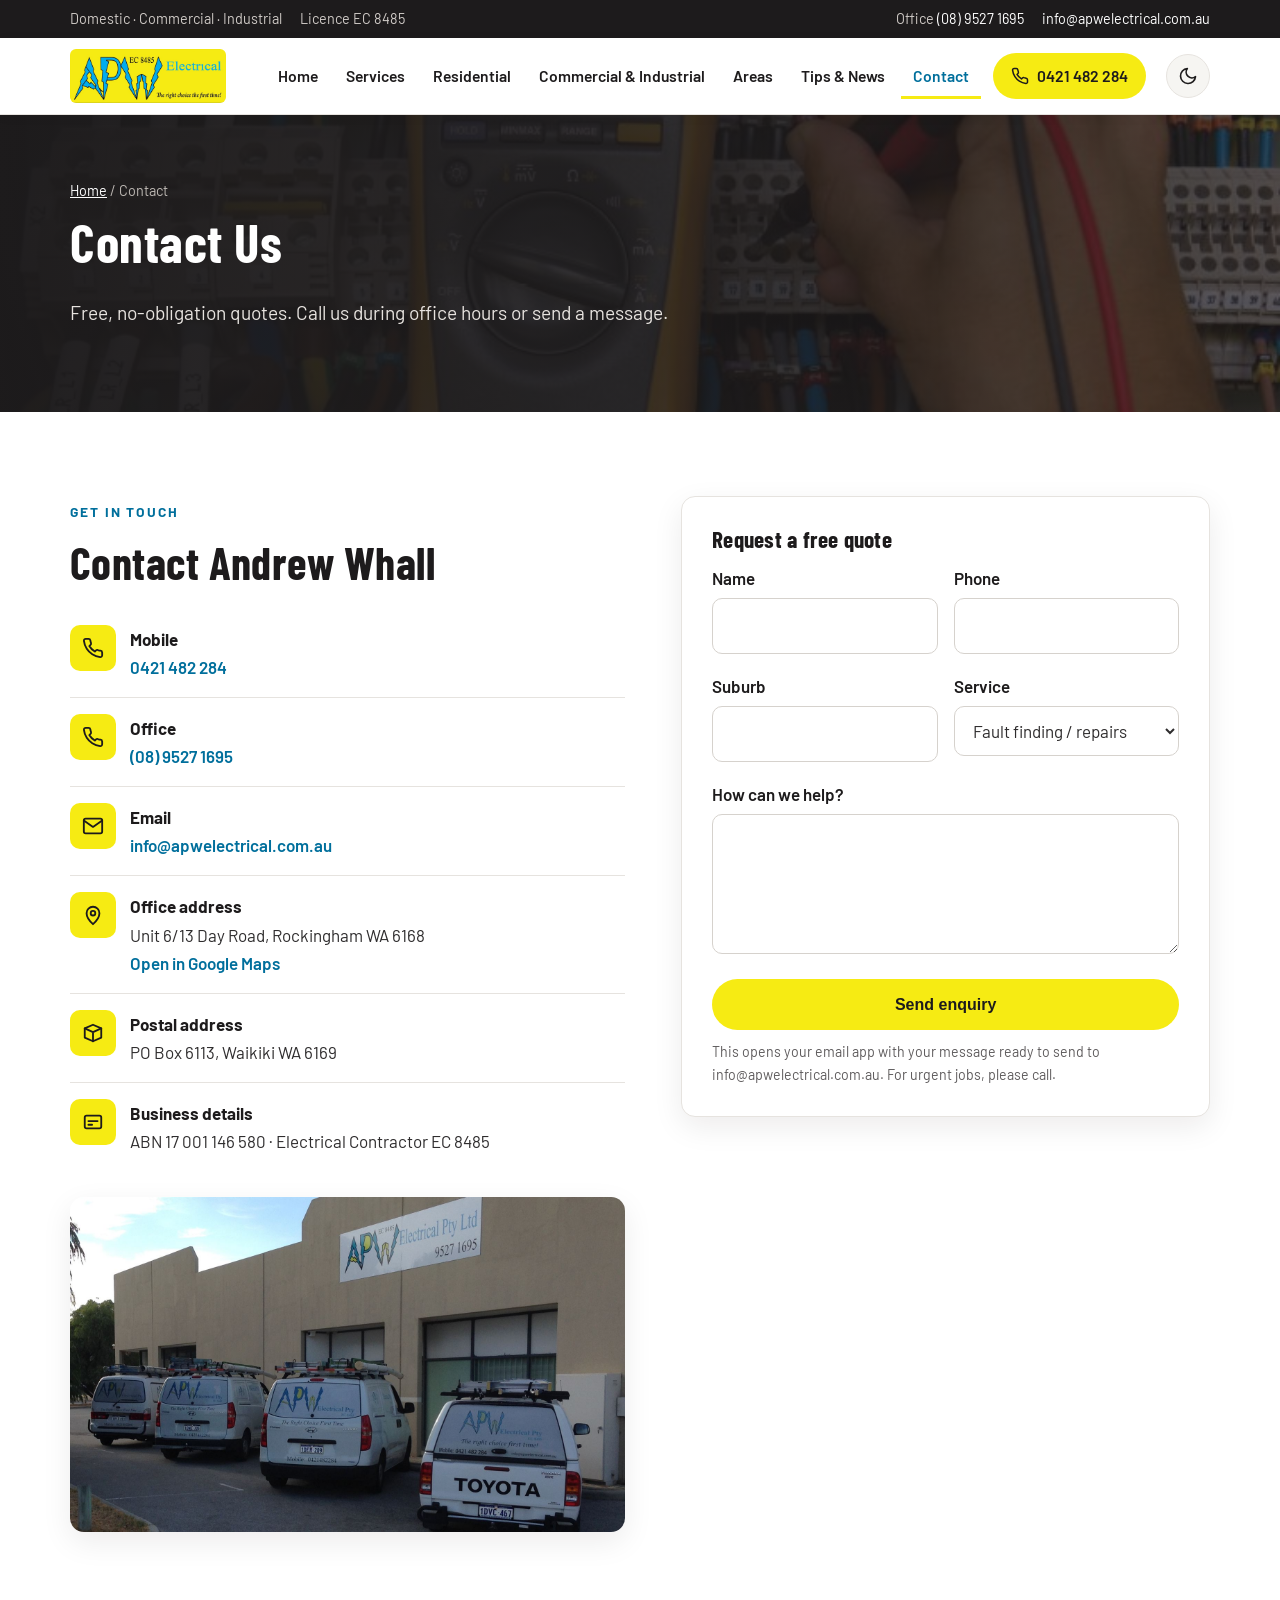
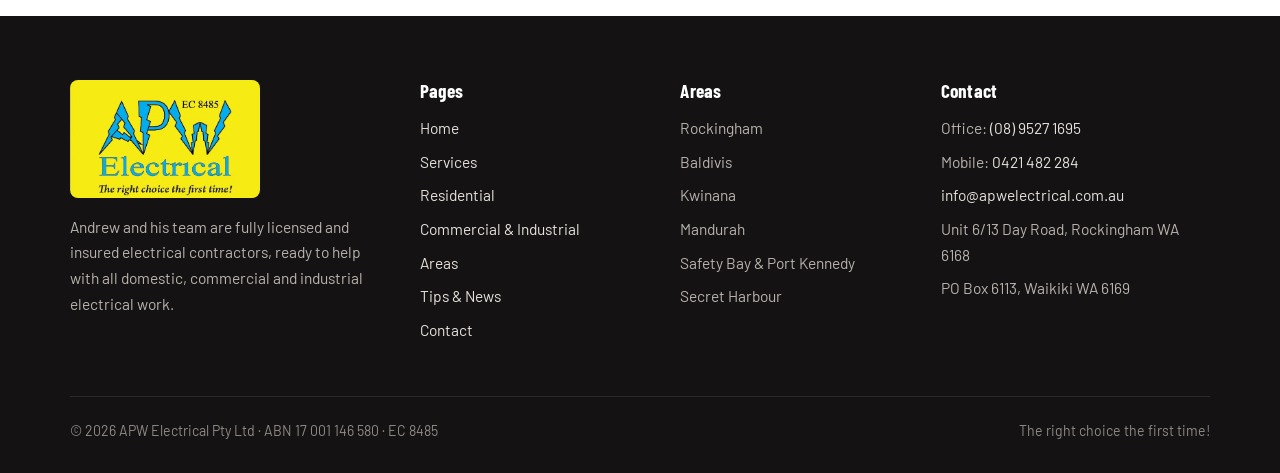
<file: contact.html>
<!DOCTYPE html>
<html lang="en-AU">
<head>
<meta charset="utf-8">
<meta name="viewport" content="width=device-width, initial-scale=1">
  <meta name="robots" content="noindex">
<title>Contact | APW Electrical Rockingham</title>
<meta name="description" content="Contact APW Electrical: mobile 0421 482 284, office (08) 9527 1695, Unit 6/13 Day Road, Rockingham WA.">
<meta name="theme-color" content="#1d1b1c">
<script>(function(){var d=document.documentElement,t;try{t=localStorage.getItem('apw-theme')}catch(e){}if(t!=='light'&&t!=='dark'){t=window.matchMedia&&matchMedia('(prefers-color-scheme: dark)').matches?'dark':'light'}d.setAttribute('data-theme',t);d.classList.add('js')})();</script>
<link rel="preconnect" href="https://fonts.googleapis.com">
<link rel="preconnect" href="https://fonts.gstatic.com" crossorigin>
<link href="https://fonts.googleapis.com/css2?family=Barlow:wght@400;500;600;700&family=Barlow+Condensed:wght@600;700&display=swap" rel="stylesheet">
<link rel="stylesheet" href="css/style.css">
</head>
<body>
<a class="skip-link" href="#main">Skip to content</a>

<div class="topbar">
  <div class="container">
    <div><span>Domestic &middot; Commercial &middot; Industrial</span><span>Licence EC 8485</span></div>
    <div><span>Office <a href="tel:+61895271695">(08) 9527 1695</a></span><span><a href="mailto:info@apwelectrical.com.au">info@apwelectrical.com.au</a></span></div>
  </div>
</div>

<header class="site-header">
  <div class="container">
    <a class="brand" href="index.html" aria-label="APW Electrical home">
      <img src="images/apw-logo.jpg" alt="APW Electrical EC 8485 - The right choice the first time!" width="900" height="312">
    </a>
    <button class="menu-toggle" type="button" aria-label="Open menu" aria-expanded="false" aria-controls="site-nav">
      <svg class="icon-open" viewBox="0 0 24 24" fill="none" stroke="currentColor" stroke-width="2.2" stroke-linecap="round" aria-hidden="true"><path d="M3 6h18M3 12h18M3 18h18"/></svg>
      <svg class="icon-close" viewBox="0 0 24 24" fill="none" stroke="currentColor" stroke-width="2.2" stroke-linecap="round" aria-hidden="true"><path d="M6 6l12 12M18 6L6 18"/></svg>
    </button>
    <nav class="nav" id="site-nav" aria-label="Main">
      <ul>
        <li><a href="index.html" data-page="home">Home</a></li>
        <li><a href="services.html" data-page="services">Services</a></li>
        <li><a href="residential.html" data-page="residential">Residential</a></li>
        <li><a href="commercial.html" data-page="commercial">Commercial &amp; Industrial</a></li>
        <li><a href="areas.html" data-page="areas">Areas</a></li>
        <li><a href="news.html" data-page="news">Tips &amp; News</a></li>
        <li><a href="contact.html" data-page="contact" aria-current="page">Contact</a></li>
        <li class="nav-call"><a href="tel:+61421482284"><svg viewBox="0 0 24 24" fill="none" stroke="currentColor" stroke-width="2" stroke-linecap="round" stroke-linejoin="round" aria-hidden="true"><path d="M22 16.9v3a2 2 0 0 1-2.2 2 19.8 19.8 0 0 1-8.6-3.1 19.5 19.5 0 0 1-6-6A19.8 19.8 0 0 1 2.1 4.2 2 2 0 0 1 4.1 2h3a2 2 0 0 1 2 1.7c.1 1 .4 1.9.7 2.8a2 2 0 0 1-.5 2.1L8 9.9a16 16 0 0 0 6 6l1.3-1.3a2 2 0 0 1 2.1-.4c.9.3 1.8.6 2.8.7a2 2 0 0 1 1.7 2z"/></svg>0421 482 284</a></li>
      </ul>
    </nav>
    <button class="theme-toggle" type="button" aria-label="Switch to dark mode">
      <svg class="i-moon" viewBox="0 0 24 24" fill="none" stroke="currentColor" stroke-width="2" stroke-linecap="round" stroke-linejoin="round" aria-hidden="true"><path d="M21 12.8A9 9 0 1 1 11.2 3a7 7 0 0 0 9.8 9.8z"/></svg>
      <svg class="i-sun" viewBox="0 0 24 24" fill="none" stroke="currentColor" stroke-width="2" stroke-linecap="round" stroke-linejoin="round" aria-hidden="true"><circle cx="12" cy="12" r="4"/><path d="M12 2v2M12 20v2M4.9 4.9l1.4 1.4M17.7 17.7l1.4 1.4M2 12h2M20 12h2M4.9 19.1l1.4-1.4M17.7 6.3l1.4-1.4"/></svg>
    </button>
  </div>
</header>

<main id="main">
<section class="hero page-hero">
  <div class="hero-bg" style="background-image:url('images/multimeter-testing.jpg')"></div>
  <div class="container">
    <p class="breadcrumb"><a href="index.html">Home</a> / Contact</p>
    <h1>Contact Us</h1>
    <p class="lead">Free, no-obligation quotes. Call us during office hours or send a message.</p>
  </div>
</section>

<section class="section">
  <div class="container split" style="align-items:start">
    <div>
      <span class="eyebrow">Get in touch</span>
      <h2>Contact Andrew Whall</h2>
      <ul class="contact-list">
        <li><div class="icon"><svg viewBox="0 0 24 24" fill="none" stroke="currentColor" stroke-width="2" stroke-linecap="round" stroke-linejoin="round" aria-hidden="true"><path d="M22 16.9v3a2 2 0 0 1-2.2 2 19.8 19.8 0 0 1-8.6-3.1 19.5 19.5 0 0 1-6-6A19.8 19.8 0 0 1 2.1 4.2 2 2 0 0 1 4.1 2h3a2 2 0 0 1 2 1.7c.1 1 .4 1.9.7 2.8a2 2 0 0 1-.5 2.1L8 9.9a16 16 0 0 0 6 6l1.3-1.3a2 2 0 0 1 2.1-.4c.9.3 1.8.6 2.8.7a2 2 0 0 1 1.7 2z"/></svg></div><div><strong>Mobile</strong><a href="tel:+61421482284">0421 482 284</a></div></li>
        <li><div class="icon"><svg viewBox="0 0 24 24" fill="none" stroke="currentColor" stroke-width="2" stroke-linecap="round" stroke-linejoin="round" aria-hidden="true"><path d="M22 16.9v3a2 2 0 0 1-2.2 2 19.8 19.8 0 0 1-8.6-3.1 19.5 19.5 0 0 1-6-6A19.8 19.8 0 0 1 2.1 4.2 2 2 0 0 1 4.1 2h3a2 2 0 0 1 2 1.7c.1 1 .4 1.9.7 2.8a2 2 0 0 1-.5 2.1L8 9.9a16 16 0 0 0 6 6l1.3-1.3a2 2 0 0 1 2.1-.4c.9.3 1.8.6 2.8.7a2 2 0 0 1 1.7 2z"/></svg></div><div><strong>Office</strong><a href="tel:+61895271695">(08) 9527 1695</a></div></li>
        <li><div class="icon"><svg viewBox="0 0 24 24" fill="none" stroke="currentColor" stroke-width="2" stroke-linecap="round" stroke-linejoin="round" aria-hidden="true"><rect x="2" y="4" width="20" height="16" rx="2"/><path d="M22 6l-10 7L2 6"/></svg></div><div><strong>Email</strong><a href="mailto:info@apwelectrical.com.au">info@apwelectrical.com.au</a></div></li>
        <li><div class="icon"><svg viewBox="0 0 24 24" fill="none" stroke="currentColor" stroke-width="2" stroke-linecap="round" stroke-linejoin="round" aria-hidden="true"><path d="M12 22s7-6.5 7-12a7 7 0 0 0-14 0c0 5.5 7 12 7 12z"/><circle cx="12" cy="10" r="2.5"/></svg></div><div><strong>Office address</strong>Unit 6/13 Day Road, Rockingham WA 6168<br><a href="https://www.google.com/maps/search/?api=1&amp;query=Unit+6%2F13+Day+Road+Rockingham+WA+6168" target="_blank" rel="noopener">Open in Google Maps</a></div></li>
        <li><div class="icon"><svg viewBox="0 0 24 24" fill="none" stroke="currentColor" stroke-width="2" stroke-linecap="round" stroke-linejoin="round" aria-hidden="true"><path d="M3 7l9-4 9 4v10l-9 4-9-4z"/><path d="M3 7l9 4 9-4M12 11v10"/></svg></div><div><strong>Postal address</strong>PO Box 6113, Waikiki WA 6169</div></li>
        <li><div class="icon"><svg viewBox="0 0 24 24" fill="none" stroke="currentColor" stroke-width="2" stroke-linecap="round" stroke-linejoin="round" aria-hidden="true"><rect x="3" y="5" width="18" height="14" rx="2"/><path d="M7 15h4M7 11h10"/></svg></div><div><strong>Business details</strong>ABN 17 001 146 580 &middot; Electrical Contractor EC 8485</div></li>
      </ul>
      <div class="split-img" style="margin-top:26px"><img src="images/apw-office-vans.jpg" alt="The APW Electrical office and vans on Day Road, Rockingham" width="1600" height="966" loading="lazy"></div>
    </div>
    <form class="form" id="quote-form">
      <h3>Request a free quote</h3>
      <div class="row">
        <div class="field"><label for="name">Name</label><input id="name" name="name" autocomplete="name" required></div>
        <div class="field"><label for="phone">Phone</label><input id="phone" name="phone" type="tel" autocomplete="tel" required></div>
      </div>
      <div class="row">
        <div class="field"><label for="suburb">Suburb</label><input id="suburb" name="suburb" autocomplete="address-level2"></div>
        <div class="field"><label for="service">Service</label>
          <select id="service" name="service">
            <option>Fault finding / repairs</option>
            <option>RCD safety switches</option>
            <option>Smoke alarms</option>
            <option>Switchboard upgrade</option>
            <option>Power points</option>
            <option>Lighting / LED downlights</option>
            <option>Ceiling fans</option>
            <option>Phone / data / TV points</option>
            <option>Testing and tagging</option>
            <option>Commercial / industrial</option>
            <option>Rental property inspection</option>
            <option>Something else</option>
          </select>
        </div>
      </div>
      <div class="field"><label for="message">How can we help?</label><textarea id="message" name="message" required></textarea></div>
      <button class="btn btn-yellow" type="submit">Send enquiry</button>
      <small>This opens your email app with your message ready to send to info@apwelectrical.com.au. For urgent jobs, please call.</small>
    </form>
  </div>
</section>
</main>

<footer class="site-footer">
  <div class="container">
    <div class="footer-grid">
      <div>
        <img class="footer-logo" src="images/apw-logo-stacked.jpg" alt="APW Electrical" width="553" height="343" loading="lazy">
        <p>Andrew and his team are fully licensed and insured electrical contractors, ready to help with all domestic, commercial and industrial electrical work.</p>
      </div>
      <div>
        <h3>Pages</h3>
        <ul>
          <li><a href="index.html">Home</a></li>
          <li><a href="services.html">Services</a></li>
          <li><a href="residential.html">Residential</a></li>
          <li><a href="commercial.html">Commercial &amp; Industrial</a></li>
          <li><a href="areas.html">Areas</a></li>
          <li><a href="news.html">Tips &amp; News</a></li>
          <li><a href="contact.html">Contact</a></li>
        </ul>
      </div>
      <div>
        <h3>Areas</h3>
        <ul>
          <li>Rockingham</li>
          <li>Baldivis</li>
          <li>Kwinana</li>
          <li>Mandurah</li>
          <li>Safety Bay &amp; Port Kennedy</li>
          <li>Secret Harbour</li>
        </ul>
      </div>
      <div>
        <h3>Contact</h3>
        <ul>
          <li>Office: <a href="tel:+61895271695">(08) 9527 1695</a></li>
          <li>Mobile: <a href="tel:+61421482284">0421 482 284</a></li>
          <li><a href="mailto:info@apwelectrical.com.au">info@apwelectrical.com.au</a></li>
          <li>Unit 6/13 Day Road, Rockingham WA 6168</li>
          <li>PO Box 6113, Waikiki WA 6169</li>
        </ul>
      </div>
    </div>
    <div class="footer-bottom">
      <span>&copy; <span id="year">2026</span> APW Electrical Pty Ltd &middot; ABN 17 001 146 580 &middot; EC 8485</span>
      <span>The right choice the first time!</span>
    </div>
  </div>
</footer>

<div class="call-bar">
  <a href="tel:+61421482284"><svg viewBox="0 0 24 24" fill="none" stroke="currentColor" stroke-width="2" stroke-linecap="round" stroke-linejoin="round" aria-hidden="true"><path d="M22 16.9v3a2 2 0 0 1-2.2 2 19.8 19.8 0 0 1-8.6-3.1 19.5 19.5 0 0 1-6-6A19.8 19.8 0 0 1 2.1 4.2 2 2 0 0 1 4.1 2h3a2 2 0 0 1 2 1.7c.1 1 .4 1.9.7 2.8a2 2 0 0 1-.5 2.1L8 9.9a16 16 0 0 0 6 6l1.3-1.3a2 2 0 0 1 2.1-.4c.9.3 1.8.6 2.8.7a2 2 0 0 1 1.7 2z"/></svg>Call 0421 482 284</a>
  <a href="contact.html">Free quote</a>
</div>

<script src="js/main.js"></script>
</body>
</html>
</file>
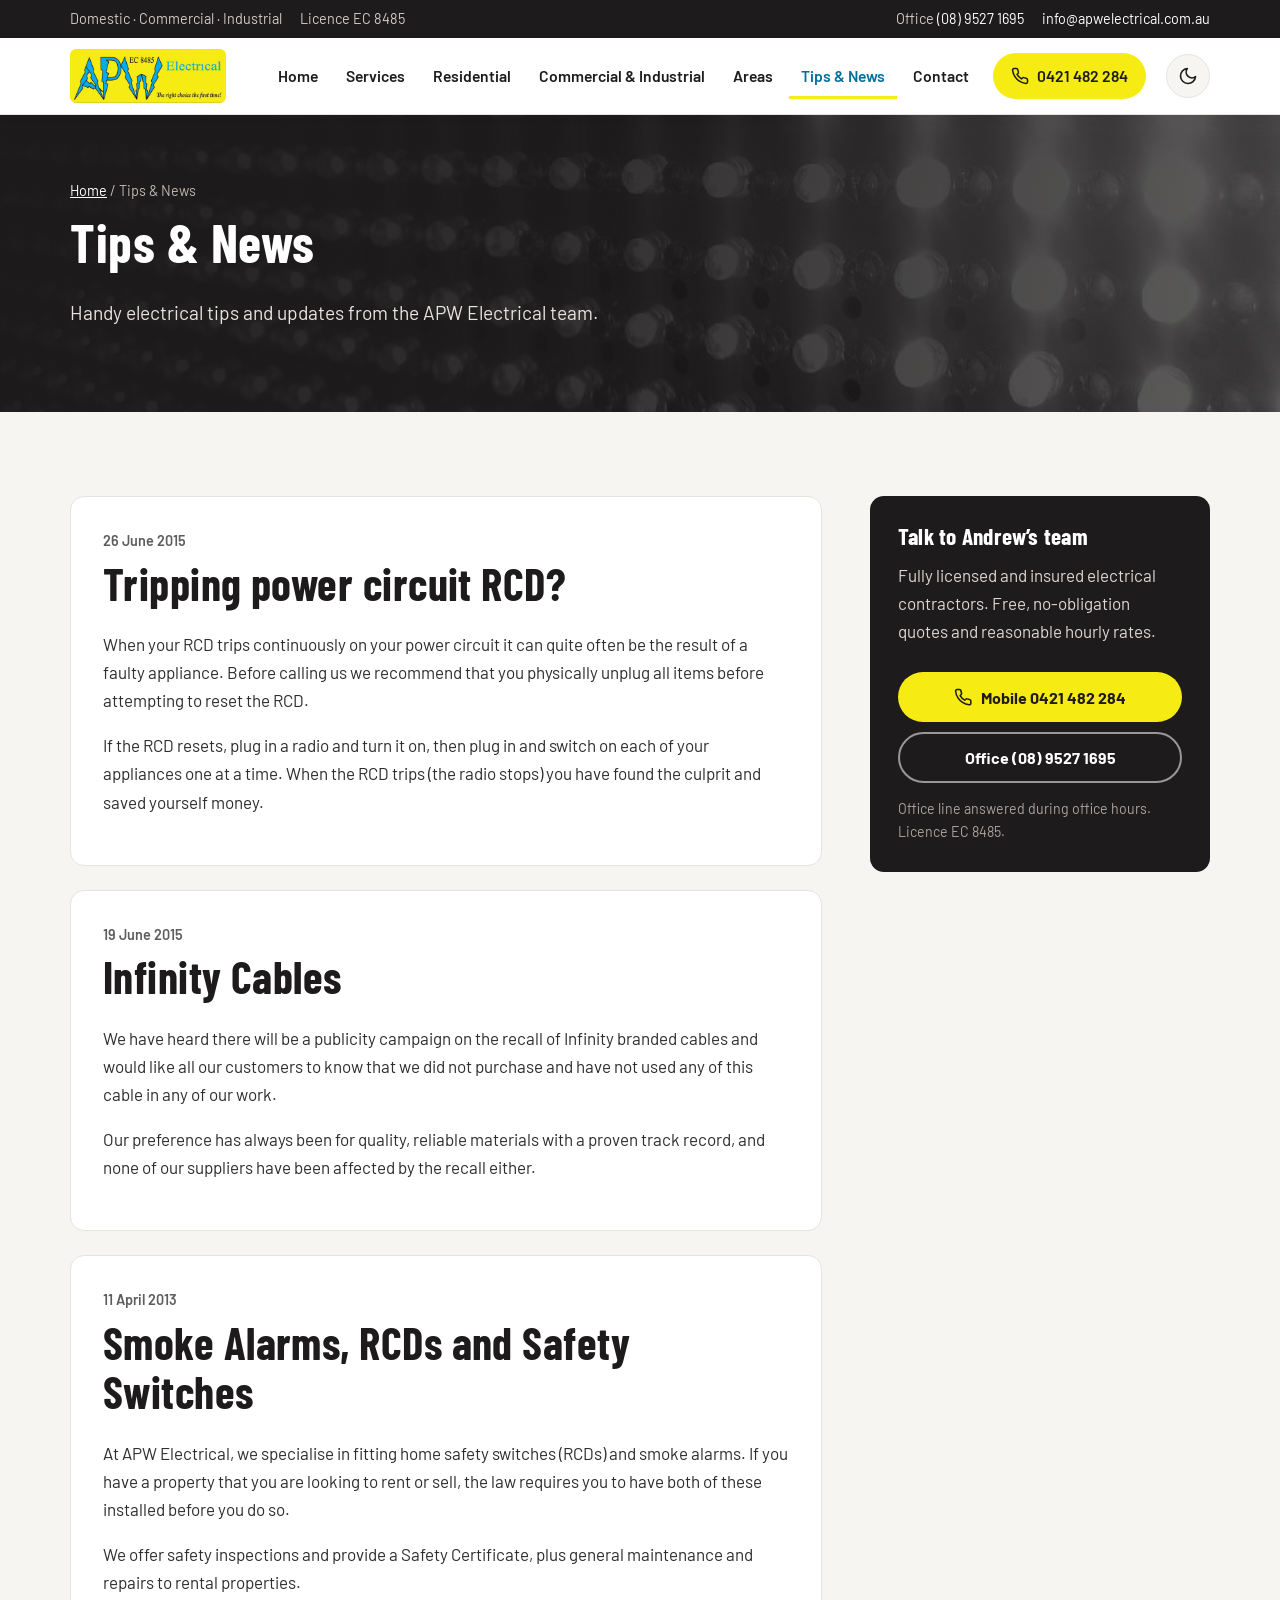
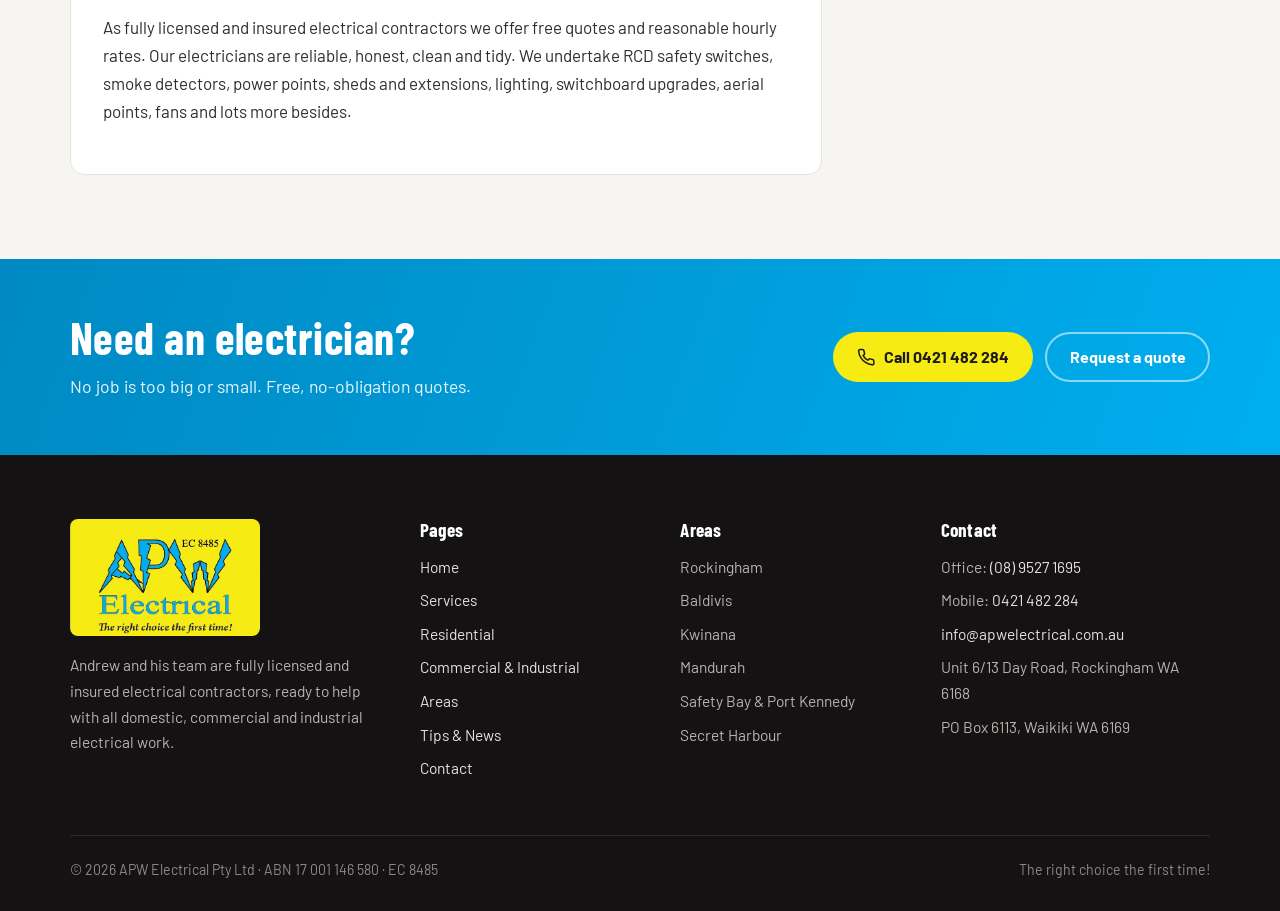
<file: news.html>
<!DOCTYPE html>
<html lang="en-AU">
<head>
<meta charset="utf-8">
<meta name="viewport" content="width=device-width, initial-scale=1">
  <meta name="robots" content="noindex">
<title>Tips &amp; News | APW Electrical</title>
<meta name="description" content="Electrical tips and news from APW Electrical, Rockingham.">
<meta name="theme-color" content="#1d1b1c">
<script>(function(){var d=document.documentElement,t;try{t=localStorage.getItem('apw-theme')}catch(e){}if(t!=='light'&&t!=='dark'){t=window.matchMedia&&matchMedia('(prefers-color-scheme: dark)').matches?'dark':'light'}d.setAttribute('data-theme',t);d.classList.add('js')})();</script>
<link rel="preconnect" href="https://fonts.googleapis.com">
<link rel="preconnect" href="https://fonts.gstatic.com" crossorigin>
<link href="https://fonts.googleapis.com/css2?family=Barlow:wght@400;500;600;700&family=Barlow+Condensed:wght@600;700&display=swap" rel="stylesheet">
<link rel="stylesheet" href="css/style.css">
</head>
<body>
<a class="skip-link" href="#main">Skip to content</a>

<div class="topbar">
  <div class="container">
    <div><span>Domestic &middot; Commercial &middot; Industrial</span><span>Licence EC 8485</span></div>
    <div><span>Office <a href="tel:+61895271695">(08) 9527 1695</a></span><span><a href="mailto:info@apwelectrical.com.au">info@apwelectrical.com.au</a></span></div>
  </div>
</div>

<header class="site-header">
  <div class="container">
    <a class="brand" href="index.html" aria-label="APW Electrical home">
      <img src="images/apw-logo.jpg" alt="APW Electrical EC 8485 - The right choice the first time!" width="900" height="312">
    </a>
    <button class="menu-toggle" type="button" aria-label="Open menu" aria-expanded="false" aria-controls="site-nav">
      <svg class="icon-open" viewBox="0 0 24 24" fill="none" stroke="currentColor" stroke-width="2.2" stroke-linecap="round" aria-hidden="true"><path d="M3 6h18M3 12h18M3 18h18"/></svg>
      <svg class="icon-close" viewBox="0 0 24 24" fill="none" stroke="currentColor" stroke-width="2.2" stroke-linecap="round" aria-hidden="true"><path d="M6 6l12 12M18 6L6 18"/></svg>
    </button>
    <nav class="nav" id="site-nav" aria-label="Main">
      <ul>
        <li><a href="index.html" data-page="home">Home</a></li>
        <li><a href="services.html" data-page="services">Services</a></li>
        <li><a href="residential.html" data-page="residential">Residential</a></li>
        <li><a href="commercial.html" data-page="commercial">Commercial &amp; Industrial</a></li>
        <li><a href="areas.html" data-page="areas">Areas</a></li>
        <li><a href="news.html" data-page="news" aria-current="page">Tips &amp; News</a></li>
        <li><a href="contact.html" data-page="contact">Contact</a></li>
        <li class="nav-call"><a href="tel:+61421482284"><svg viewBox="0 0 24 24" fill="none" stroke="currentColor" stroke-width="2" stroke-linecap="round" stroke-linejoin="round" aria-hidden="true"><path d="M22 16.9v3a2 2 0 0 1-2.2 2 19.8 19.8 0 0 1-8.6-3.1 19.5 19.5 0 0 1-6-6A19.8 19.8 0 0 1 2.1 4.2 2 2 0 0 1 4.1 2h3a2 2 0 0 1 2 1.7c.1 1 .4 1.9.7 2.8a2 2 0 0 1-.5 2.1L8 9.9a16 16 0 0 0 6 6l1.3-1.3a2 2 0 0 1 2.1-.4c.9.3 1.8.6 2.8.7a2 2 0 0 1 1.7 2z"/></svg>0421 482 284</a></li>
      </ul>
    </nav>
    <button class="theme-toggle" type="button" aria-label="Switch to dark mode">
      <svg class="i-moon" viewBox="0 0 24 24" fill="none" stroke="currentColor" stroke-width="2" stroke-linecap="round" stroke-linejoin="round" aria-hidden="true"><path d="M21 12.8A9 9 0 1 1 11.2 3a7 7 0 0 0 9.8 9.8z"/></svg>
      <svg class="i-sun" viewBox="0 0 24 24" fill="none" stroke="currentColor" stroke-width="2" stroke-linecap="round" stroke-linejoin="round" aria-hidden="true"><circle cx="12" cy="12" r="4"/><path d="M12 2v2M12 20v2M4.9 4.9l1.4 1.4M17.7 17.7l1.4 1.4M2 12h2M20 12h2M4.9 19.1l1.4-1.4M17.7 6.3l1.4-1.4"/></svg>
    </button>
  </div>
</header>

<main id="main">
<section class="hero page-hero">
  <div class="hero-bg" style="background-image:url('images/led-lighting.jpg')"></div>
  <div class="container">
    <p class="breadcrumb"><a href="index.html">Home</a> / Tips &amp; News</p>
    <h1>Tips &amp; News</h1>
    <p class="lead">Handy electrical tips and updates from the APW Electrical team.</p>
  </div>
</section>

<section class="section section-soft">
  <div class="container with-aside">
    <div>
      <article class="post">
        <time datetime="2015-06-26">26 June 2015</time>
        <h2>Tripping power circuit RCD?</h2>
        <p>When your RCD trips continuously on your power circuit it can quite often be the result of a faulty appliance. Before calling us we recommend that you physically unplug all items before attempting to reset the RCD.</p>
        <p>If the RCD resets, plug in a radio and turn it on, then plug in and switch on each of your appliances one at a time. When the RCD trips (the radio stops) you have found the culprit and saved yourself money.</p>
      </article>
      <article class="post">
        <time datetime="2015-06-19">19 June 2015</time>
        <h2>Infinity Cables</h2>
        <p>We have heard there will be a publicity campaign on the recall of Infinity branded cables and would like all our customers to know that we did not purchase and have not used any of this cable in any of our work.</p>
        <p>Our preference has always been for quality, reliable materials with a proven track record, and none of our suppliers have been affected by the recall either.</p>
      </article>
      <article class="post">
        <time datetime="2013-04-11">11 April 2013</time>
        <h2>Smoke Alarms, RCDs and Safety Switches</h2>
        <p>At APW Electrical, we specialise in fitting home safety switches (RCDs) and smoke alarms. If you have a property that you are looking to rent or sell, the law requires you to have both of these installed before you do so.</p>
        <p>We offer safety inspections and provide a Safety Certificate, plus general maintenance and repairs to rental properties.</p>
        <p>As fully licensed and insured electrical contractors we offer free quotes and reasonable hourly rates. Our electricians are reliable, honest, clean and tidy. We undertake RCD safety switches, smoke detectors, power points, sheds and extensions, lighting, switchboard upgrades, aerial points, fans and lots more besides.</p>
      </article>
    </div>
    <aside class="aside-card">
  <h3>Talk to Andrew&rsquo;s team</h3>
  <p>Fully licensed and insured electrical contractors. Free, no-obligation quotes and reasonable hourly rates.</p>
  <a class="btn btn-yellow" href="tel:+61421482284"><svg viewBox="0 0 24 24" fill="none" stroke="currentColor" stroke-width="2" stroke-linecap="round" stroke-linejoin="round" aria-hidden="true"><path d="M22 16.9v3a2 2 0 0 1-2.2 2 19.8 19.8 0 0 1-8.6-3.1 19.5 19.5 0 0 1-6-6A19.8 19.8 0 0 1 2.1 4.2 2 2 0 0 1 4.1 2h3a2 2 0 0 1 2 1.7c.1 1 .4 1.9.7 2.8a2 2 0 0 1-.5 2.1L8 9.9a16 16 0 0 0 6 6l1.3-1.3a2 2 0 0 1 2.1-.4c.9.3 1.8.6 2.8.7a2 2 0 0 1 1.7 2z"/></svg>Mobile 0421 482 284</a>
  <a class="btn btn-ghost" href="tel:+61895271695">Office (08) 9527 1695</a>
  <small>Office line answered during office hours. Licence EC 8485.</small>
</aside>
  </div>
</section>

<section class="cta">
  <div class="container">
    <div>
      <h2>Need an electrician?</h2>
      <p>No job is too big or small. Free, no-obligation quotes.</p>
    </div>
    <div class="actions">
      <a class="btn btn-yellow" href="tel:+61421482284"><svg viewBox="0 0 24 24" fill="none" stroke="currentColor" stroke-width="2" stroke-linecap="round" stroke-linejoin="round" aria-hidden="true"><path d="M22 16.9v3a2 2 0 0 1-2.2 2 19.8 19.8 0 0 1-8.6-3.1 19.5 19.5 0 0 1-6-6A19.8 19.8 0 0 1 2.1 4.2 2 2 0 0 1 4.1 2h3a2 2 0 0 1 2 1.7c.1 1 .4 1.9.7 2.8a2 2 0 0 1-.5 2.1L8 9.9a16 16 0 0 0 6 6l1.3-1.3a2 2 0 0 1 2.1-.4c.9.3 1.8.6 2.8.7a2 2 0 0 1 1.7 2z"/></svg>Call 0421 482 284</a>
      <a class="btn btn-ghost" href="contact.html">Request a quote</a>
    </div>
  </div>
</section>
</main>

<footer class="site-footer">
  <div class="container">
    <div class="footer-grid">
      <div>
        <img class="footer-logo" src="images/apw-logo-stacked.jpg" alt="APW Electrical" width="553" height="343" loading="lazy">
        <p>Andrew and his team are fully licensed and insured electrical contractors, ready to help with all domestic, commercial and industrial electrical work.</p>
      </div>
      <div>
        <h3>Pages</h3>
        <ul>
          <li><a href="index.html">Home</a></li>
          <li><a href="services.html">Services</a></li>
          <li><a href="residential.html">Residential</a></li>
          <li><a href="commercial.html">Commercial &amp; Industrial</a></li>
          <li><a href="areas.html">Areas</a></li>
          <li><a href="news.html">Tips &amp; News</a></li>
          <li><a href="contact.html">Contact</a></li>
        </ul>
      </div>
      <div>
        <h3>Areas</h3>
        <ul>
          <li>Rockingham</li>
          <li>Baldivis</li>
          <li>Kwinana</li>
          <li>Mandurah</li>
          <li>Safety Bay &amp; Port Kennedy</li>
          <li>Secret Harbour</li>
        </ul>
      </div>
      <div>
        <h3>Contact</h3>
        <ul>
          <li>Office: <a href="tel:+61895271695">(08) 9527 1695</a></li>
          <li>Mobile: <a href="tel:+61421482284">0421 482 284</a></li>
          <li><a href="mailto:info@apwelectrical.com.au">info@apwelectrical.com.au</a></li>
          <li>Unit 6/13 Day Road, Rockingham WA 6168</li>
          <li>PO Box 6113, Waikiki WA 6169</li>
        </ul>
      </div>
    </div>
    <div class="footer-bottom">
      <span>&copy; <span id="year">2026</span> APW Electrical Pty Ltd &middot; ABN 17 001 146 580 &middot; EC 8485</span>
      <span>The right choice the first time!</span>
    </div>
  </div>
</footer>

<div class="call-bar">
  <a href="tel:+61421482284"><svg viewBox="0 0 24 24" fill="none" stroke="currentColor" stroke-width="2" stroke-linecap="round" stroke-linejoin="round" aria-hidden="true"><path d="M22 16.9v3a2 2 0 0 1-2.2 2 19.8 19.8 0 0 1-8.6-3.1 19.5 19.5 0 0 1-6-6A19.8 19.8 0 0 1 2.1 4.2 2 2 0 0 1 4.1 2h3a2 2 0 0 1 2 1.7c.1 1 .4 1.9.7 2.8a2 2 0 0 1-.5 2.1L8 9.9a16 16 0 0 0 6 6l1.3-1.3a2 2 0 0 1 2.1-.4c.9.3 1.8.6 2.8.7a2 2 0 0 1 1.7 2z"/></svg>Call 0421 482 284</a>
  <a href="contact.html">Free quote</a>
</div>

<script src="js/main.js"></script>
</body>
</html>
</file>
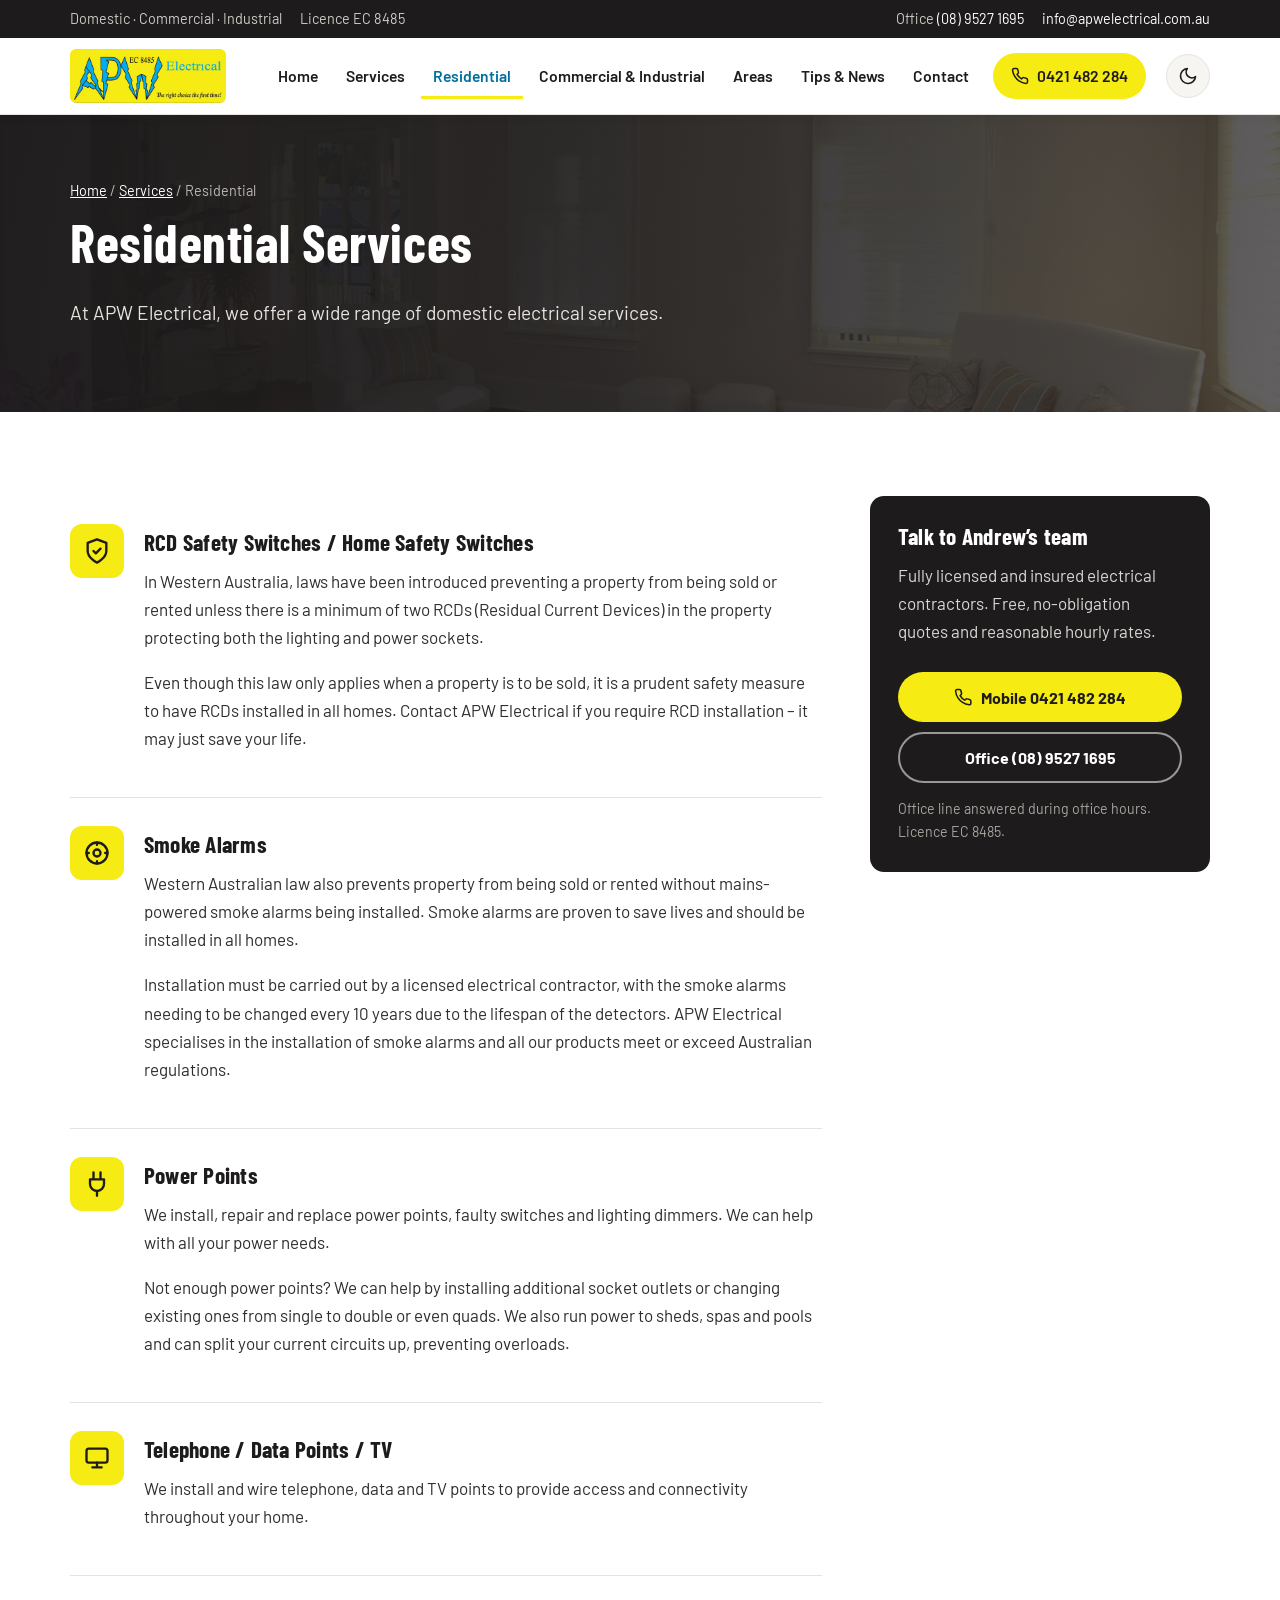
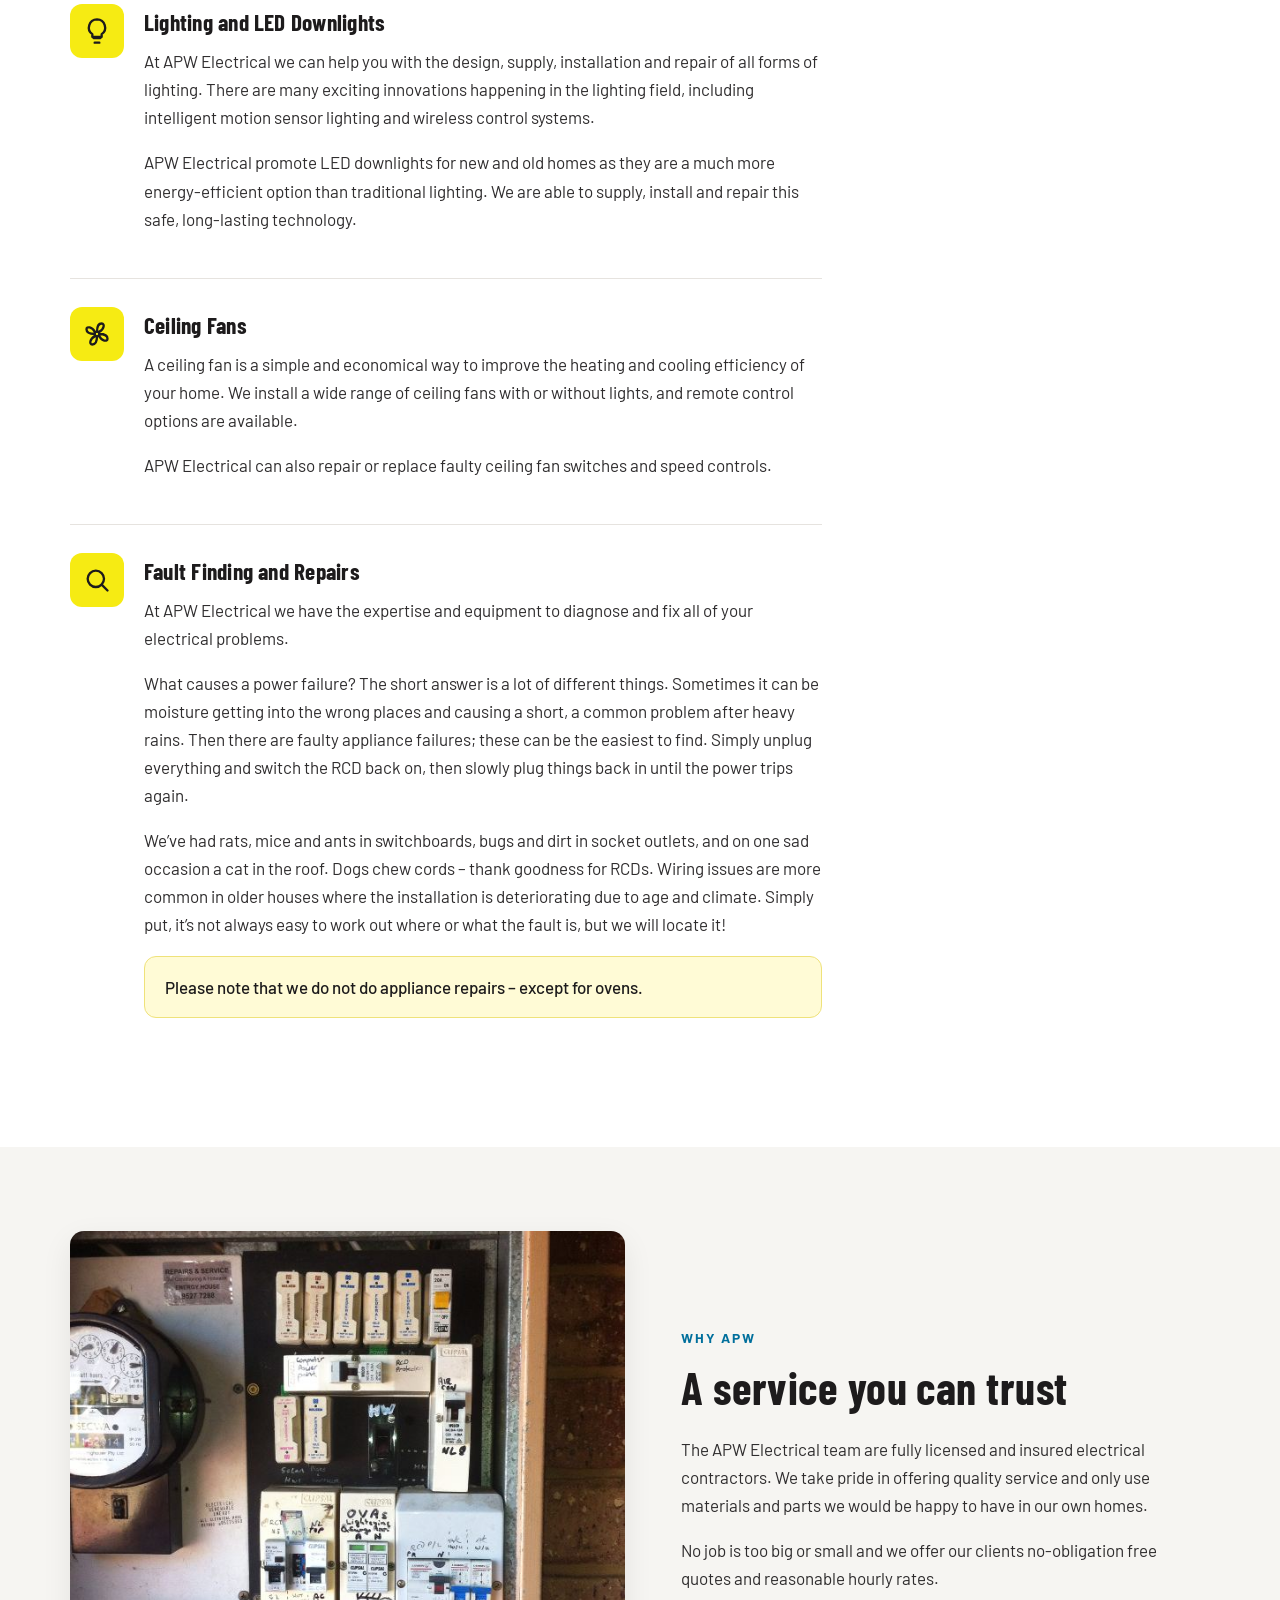
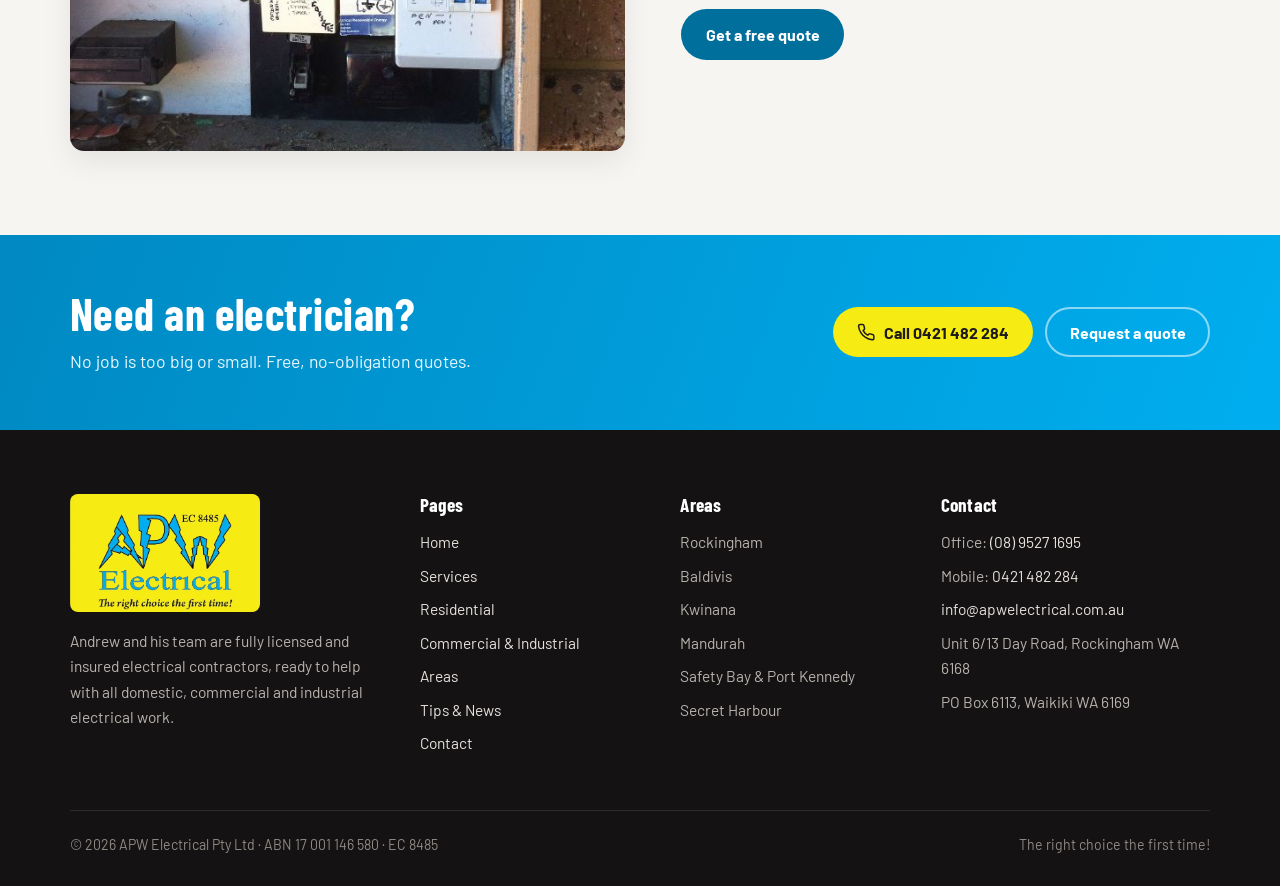
<file: residential.html>
<!DOCTYPE html>
<html lang="en-AU">
<head>
<meta charset="utf-8">
<meta name="viewport" content="width=device-width, initial-scale=1">
  <meta name="robots" content="noindex">
<title>Residential Electrician | APW Electrical Rockingham</title>
<meta name="description" content="Home electrical services in Rockingham: RCD safety switches, smoke alarms, power points, LED downlights, ceiling fans and fault finding.">
<meta name="theme-color" content="#1d1b1c">
<script>(function(){var d=document.documentElement,t;try{t=localStorage.getItem('apw-theme')}catch(e){}if(t!=='light'&&t!=='dark'){t=window.matchMedia&&matchMedia('(prefers-color-scheme: dark)').matches?'dark':'light'}d.setAttribute('data-theme',t);d.classList.add('js')})();</script>
<link rel="preconnect" href="https://fonts.googleapis.com">
<link rel="preconnect" href="https://fonts.gstatic.com" crossorigin>
<link href="https://fonts.googleapis.com/css2?family=Barlow:wght@400;500;600;700&family=Barlow+Condensed:wght@600;700&display=swap" rel="stylesheet">
<link rel="stylesheet" href="css/style.css">
</head>
<body>
<a class="skip-link" href="#main">Skip to content</a>

<div class="topbar">
  <div class="container">
    <div><span>Domestic &middot; Commercial &middot; Industrial</span><span>Licence EC 8485</span></div>
    <div><span>Office <a href="tel:+61895271695">(08) 9527 1695</a></span><span><a href="mailto:info@apwelectrical.com.au">info@apwelectrical.com.au</a></span></div>
  </div>
</div>

<header class="site-header">
  <div class="container">
    <a class="brand" href="index.html" aria-label="APW Electrical home">
      <img src="images/apw-logo.jpg" alt="APW Electrical EC 8485 - The right choice the first time!" width="900" height="312">
    </a>
    <button class="menu-toggle" type="button" aria-label="Open menu" aria-expanded="false" aria-controls="site-nav">
      <svg class="icon-open" viewBox="0 0 24 24" fill="none" stroke="currentColor" stroke-width="2.2" stroke-linecap="round" aria-hidden="true"><path d="M3 6h18M3 12h18M3 18h18"/></svg>
      <svg class="icon-close" viewBox="0 0 24 24" fill="none" stroke="currentColor" stroke-width="2.2" stroke-linecap="round" aria-hidden="true"><path d="M6 6l12 12M18 6L6 18"/></svg>
    </button>
    <nav class="nav" id="site-nav" aria-label="Main">
      <ul>
        <li><a href="index.html" data-page="home">Home</a></li>
        <li><a href="services.html" data-page="services">Services</a></li>
        <li><a href="residential.html" data-page="residential" aria-current="page">Residential</a></li>
        <li><a href="commercial.html" data-page="commercial">Commercial &amp; Industrial</a></li>
        <li><a href="areas.html" data-page="areas">Areas</a></li>
        <li><a href="news.html" data-page="news">Tips &amp; News</a></li>
        <li><a href="contact.html" data-page="contact">Contact</a></li>
        <li class="nav-call"><a href="tel:+61421482284"><svg viewBox="0 0 24 24" fill="none" stroke="currentColor" stroke-width="2" stroke-linecap="round" stroke-linejoin="round" aria-hidden="true"><path d="M22 16.9v3a2 2 0 0 1-2.2 2 19.8 19.8 0 0 1-8.6-3.1 19.5 19.5 0 0 1-6-6A19.8 19.8 0 0 1 2.1 4.2 2 2 0 0 1 4.1 2h3a2 2 0 0 1 2 1.7c.1 1 .4 1.9.7 2.8a2 2 0 0 1-.5 2.1L8 9.9a16 16 0 0 0 6 6l1.3-1.3a2 2 0 0 1 2.1-.4c.9.3 1.8.6 2.8.7a2 2 0 0 1 1.7 2z"/></svg>0421 482 284</a></li>
      </ul>
    </nav>
    <button class="theme-toggle" type="button" aria-label="Switch to dark mode">
      <svg class="i-moon" viewBox="0 0 24 24" fill="none" stroke="currentColor" stroke-width="2" stroke-linecap="round" stroke-linejoin="round" aria-hidden="true"><path d="M21 12.8A9 9 0 1 1 11.2 3a7 7 0 0 0 9.8 9.8z"/></svg>
      <svg class="i-sun" viewBox="0 0 24 24" fill="none" stroke="currentColor" stroke-width="2" stroke-linecap="round" stroke-linejoin="round" aria-hidden="true"><circle cx="12" cy="12" r="4"/><path d="M12 2v2M12 20v2M4.9 4.9l1.4 1.4M17.7 17.7l1.4 1.4M2 12h2M20 12h2M4.9 19.1l1.4-1.4M17.7 6.3l1.4-1.4"/></svg>
    </button>
  </div>
</header>

<main id="main">
<section class="hero page-hero">
  <div class="hero-bg" style="background-image:url('images/ceiling-fan.jpg')"></div>
  <div class="container">
    <p class="breadcrumb"><a href="index.html">Home</a> / <a href="services.html">Services</a> / Residential</p>
    <h1>Residential Services</h1>
    <p class="lead">At APW Electrical, we offer a wide range of domestic electrical services.</p>
  </div>
</section>

<section class="section">
    <h2 class="vh-h">What we do</h2>
  <div class="container with-aside">
    <div class="prose">
      <div class="service-block">
        <div class="icon"><svg viewBox="0 0 24 24" fill="none" stroke="currentColor" stroke-width="2" stroke-linecap="round" stroke-linejoin="round" aria-hidden="true"><path d="M12 22s8-4 8-10V5l-8-3-8 3v7c0 6 8 10 8 10z"/><path d="M9 12l2 2 4-4"/></svg></div>
        <div>
          <h3>RCD Safety Switches / Home Safety Switches</h3>
          <p>In Western Australia, laws have been introduced preventing a property from being sold or rented unless there is a minimum of two RCDs (Residual Current Devices) in the property protecting both the lighting and power sockets.</p>
          <p>Even though this law only applies when a property is to be sold, it is a prudent safety measure to have RCDs installed in all homes. Contact APW Electrical if you require RCD installation &ndash; it may just save your life.</p>
        </div>
      </div>
      <div class="service-block">
        <div class="icon"><svg viewBox="0 0 24 24" fill="none" stroke="currentColor" stroke-width="2" stroke-linecap="round" stroke-linejoin="round" aria-hidden="true"><circle cx="12" cy="12" r="9"/><circle cx="12" cy="12" r="3"/><path d="M12 3v2M12 19v2M3 12h2M19 12h2"/></svg></div>
        <div>
          <h3>Smoke Alarms</h3>
          <p>Western Australian law also prevents property from being sold or rented without mains-powered smoke alarms being installed. Smoke alarms are proven to save lives and should be installed in all homes.</p>
          <p>Installation must be carried out by a licensed electrical contractor, with the smoke alarms needing to be changed every 10 years due to the lifespan of the detectors. APW Electrical specialises in the installation of smoke alarms and all our products meet or exceed Australian regulations.</p>
        </div>
      </div>
      <div class="service-block">
        <div class="icon"><svg viewBox="0 0 24 24" fill="none" stroke="currentColor" stroke-width="2" stroke-linecap="round" stroke-linejoin="round" aria-hidden="true"><path d="M9 2v6M15 2v6M6 8h12v4a6 6 0 0 1-12 0V8zM12 18v4"/></svg></div>
        <div>
          <h3>Power Points</h3>
          <p>We install, repair and replace power points, faulty switches and lighting dimmers. We can help with all your power needs.</p>
          <p>Not enough power points? We can help by installing additional socket outlets or changing existing ones from single to double or even quads. We also run power to sheds, spas and pools and can split your current circuits up, preventing overloads.</p>
        </div>
      </div>
      <div class="service-block">
        <div class="icon"><svg viewBox="0 0 24 24" fill="none" stroke="currentColor" stroke-width="2" stroke-linecap="round" stroke-linejoin="round" aria-hidden="true"><rect x="3" y="4" width="18" height="12" rx="2"/><path d="M8 20h8M12 16v4"/></svg></div>
        <div>
          <h3>Telephone / Data Points / TV</h3>
          <p>We install and wire telephone, data and TV points to provide access and connectivity throughout your home.</p>
        </div>
      </div>
      <div class="service-block">
        <div class="icon"><svg viewBox="0 0 24 24" fill="none" stroke="currentColor" stroke-width="2" stroke-linecap="round" stroke-linejoin="round" aria-hidden="true"><path d="M9 18h6M10 22h4M12 2a7 7 0 0 0-4 12.7V17h8v-2.3A7 7 0 0 0 12 2z"/></svg></div>
        <div>
          <h3>Lighting and LED Downlights</h3>
          <p>At APW Electrical we can help you with the design, supply, installation and repair of all forms of lighting. There are many exciting innovations happening in the lighting field, including intelligent motion sensor lighting and wireless control systems.</p>
          <p>APW Electrical promote LED downlights for new and old homes as they are a much more energy-efficient option than traditional lighting. We are able to supply, install and repair this safe, long-lasting technology.</p>
        </div>
      </div>
      <div class="service-block">
        <div class="icon"><svg viewBox="0 0 24 24" fill="none" stroke="currentColor" stroke-width="2" stroke-linecap="round" stroke-linejoin="round" aria-hidden="true"><circle cx="12" cy="12" r="2"/><path d="M12 10c0-4 1-7 4-7s2 5-2 7M14 12c4 0 7 1 7 4s-5 2-7-2M12 14c0 4-1 7-4 7s-2-5 2-7M10 12c-4 0-7-1-7-4s5-2 7 2"/></svg></div>
        <div>
          <h3>Ceiling Fans</h3>
          <p>A ceiling fan is a simple and economical way to improve the heating and cooling efficiency of your home. We install a wide range of ceiling fans with or without lights, and remote control options are available.</p>
          <p>APW Electrical can also repair or replace faulty ceiling fan switches and speed controls.</p>
        </div>
      </div>
      <div class="service-block">
        <div class="icon"><svg viewBox="0 0 24 24" fill="none" stroke="currentColor" stroke-width="2" stroke-linecap="round" stroke-linejoin="round" aria-hidden="true"><circle cx="11" cy="11" r="7"/><path d="M21 21l-5-5"/></svg></div>
        <div>
          <h3>Fault Finding and Repairs</h3>
          <p>At APW Electrical we have the expertise and equipment to diagnose and fix all of your electrical problems.</p>
          <p>What causes a power failure? The short answer is a lot of different things. Sometimes it can be moisture getting into the wrong places and causing a short, a common problem after heavy rains. Then there are faulty appliance failures; these can be the easiest to find. Simply unplug everything and switch the RCD back on, then slowly plug things back in until the power trips again.</p>
          <p>We&rsquo;ve had rats, mice and ants in switchboards, bugs and dirt in socket outlets, and on one sad occasion a cat in the roof. Dogs chew cords &ndash; thank goodness for RCDs. Wiring issues are more common in older houses where the installation is deteriorating due to age and climate. Simply put, it&rsquo;s not always easy to work out where or what the fault is, but we will locate it!</p>
          <p class="note">Please note that we do not do appliance repairs &ndash; except for ovens.</p>
        </div>
      </div>
    </div>
    <aside class="aside-card">
  <h3>Talk to Andrew&rsquo;s team</h3>
  <p>Fully licensed and insured electrical contractors. Free, no-obligation quotes and reasonable hourly rates.</p>
  <a class="btn btn-yellow" href="tel:+61421482284"><svg viewBox="0 0 24 24" fill="none" stroke="currentColor" stroke-width="2" stroke-linecap="round" stroke-linejoin="round" aria-hidden="true"><path d="M22 16.9v3a2 2 0 0 1-2.2 2 19.8 19.8 0 0 1-8.6-3.1 19.5 19.5 0 0 1-6-6A19.8 19.8 0 0 1 2.1 4.2 2 2 0 0 1 4.1 2h3a2 2 0 0 1 2 1.7c.1 1 .4 1.9.7 2.8a2 2 0 0 1-.5 2.1L8 9.9a16 16 0 0 0 6 6l1.3-1.3a2 2 0 0 1 2.1-.4c.9.3 1.8.6 2.8.7a2 2 0 0 1 1.7 2z"/></svg>Mobile 0421 482 284</a>
  <a class="btn btn-ghost" href="tel:+61895271695">Office (08) 9527 1695</a>
  <small>Office line answered during office hours. Licence EC 8485.</small>
</aside>
  </div>
</section>

<section class="section section-soft">
  <div class="container split">
    <div class="split-img"><img src="images/switchboard.jpg" alt="Home switchboard with RCD protection" width="629" height="868" loading="lazy" style="max-height:520px"></div>
    <div>
      <span class="eyebrow">Why APW</span>
      <h2>A service you can trust</h2>
      <p>The APW Electrical team are fully licensed and insured electrical contractors. We take pride in offering quality service and only use materials and parts we would be happy to have in our own homes.</p>
      <p>No job is too big or small and we offer our clients no-obligation free quotes and reasonable hourly rates.</p>
      <a class="btn btn-blue" href="contact.html">Get a free quote</a>
    </div>
  </div>
</section>

<section class="cta">
  <div class="container">
    <div>
      <h2>Need an electrician?</h2>
      <p>No job is too big or small. Free, no-obligation quotes.</p>
    </div>
    <div class="actions">
      <a class="btn btn-yellow" href="tel:+61421482284"><svg viewBox="0 0 24 24" fill="none" stroke="currentColor" stroke-width="2" stroke-linecap="round" stroke-linejoin="round" aria-hidden="true"><path d="M22 16.9v3a2 2 0 0 1-2.2 2 19.8 19.8 0 0 1-8.6-3.1 19.5 19.5 0 0 1-6-6A19.8 19.8 0 0 1 2.1 4.2 2 2 0 0 1 4.1 2h3a2 2 0 0 1 2 1.7c.1 1 .4 1.9.7 2.8a2 2 0 0 1-.5 2.1L8 9.9a16 16 0 0 0 6 6l1.3-1.3a2 2 0 0 1 2.1-.4c.9.3 1.8.6 2.8.7a2 2 0 0 1 1.7 2z"/></svg>Call 0421 482 284</a>
      <a class="btn btn-ghost" href="contact.html">Request a quote</a>
    </div>
  </div>
</section>
</main>

<footer class="site-footer">
  <div class="container">
    <div class="footer-grid">
      <div>
        <img class="footer-logo" src="images/apw-logo-stacked.jpg" alt="APW Electrical" width="553" height="343" loading="lazy">
        <p>Andrew and his team are fully licensed and insured electrical contractors, ready to help with all domestic, commercial and industrial electrical work.</p>
      </div>
      <div>
        <h3>Pages</h3>
        <ul>
          <li><a href="index.html">Home</a></li>
          <li><a href="services.html">Services</a></li>
          <li><a href="residential.html">Residential</a></li>
          <li><a href="commercial.html">Commercial &amp; Industrial</a></li>
          <li><a href="areas.html">Areas</a></li>
          <li><a href="news.html">Tips &amp; News</a></li>
          <li><a href="contact.html">Contact</a></li>
        </ul>
      </div>
      <div>
        <h3>Areas</h3>
        <ul>
          <li>Rockingham</li>
          <li>Baldivis</li>
          <li>Kwinana</li>
          <li>Mandurah</li>
          <li>Safety Bay &amp; Port Kennedy</li>
          <li>Secret Harbour</li>
        </ul>
      </div>
      <div>
        <h3>Contact</h3>
        <ul>
          <li>Office: <a href="tel:+61895271695">(08) 9527 1695</a></li>
          <li>Mobile: <a href="tel:+61421482284">0421 482 284</a></li>
          <li><a href="mailto:info@apwelectrical.com.au">info@apwelectrical.com.au</a></li>
          <li>Unit 6/13 Day Road, Rockingham WA 6168</li>
          <li>PO Box 6113, Waikiki WA 6169</li>
        </ul>
      </div>
    </div>
    <div class="footer-bottom">
      <span>&copy; <span id="year">2026</span> APW Electrical Pty Ltd &middot; ABN 17 001 146 580 &middot; EC 8485</span>
      <span>The right choice the first time!</span>
    </div>
  </div>
</footer>

<div class="call-bar">
  <a href="tel:+61421482284"><svg viewBox="0 0 24 24" fill="none" stroke="currentColor" stroke-width="2" stroke-linecap="round" stroke-linejoin="round" aria-hidden="true"><path d="M22 16.9v3a2 2 0 0 1-2.2 2 19.8 19.8 0 0 1-8.6-3.1 19.5 19.5 0 0 1-6-6A19.8 19.8 0 0 1 2.1 4.2 2 2 0 0 1 4.1 2h3a2 2 0 0 1 2 1.7c.1 1 .4 1.9.7 2.8a2 2 0 0 1-.5 2.1L8 9.9a16 16 0 0 0 6 6l1.3-1.3a2 2 0 0 1 2.1-.4c.9.3 1.8.6 2.8.7a2 2 0 0 1 1.7 2z"/></svg>Call 0421 482 284</a>
  <a href="contact.html">Free quote</a>
</div>

<script src="js/main.js"></script>
</body>
</html>
</file>
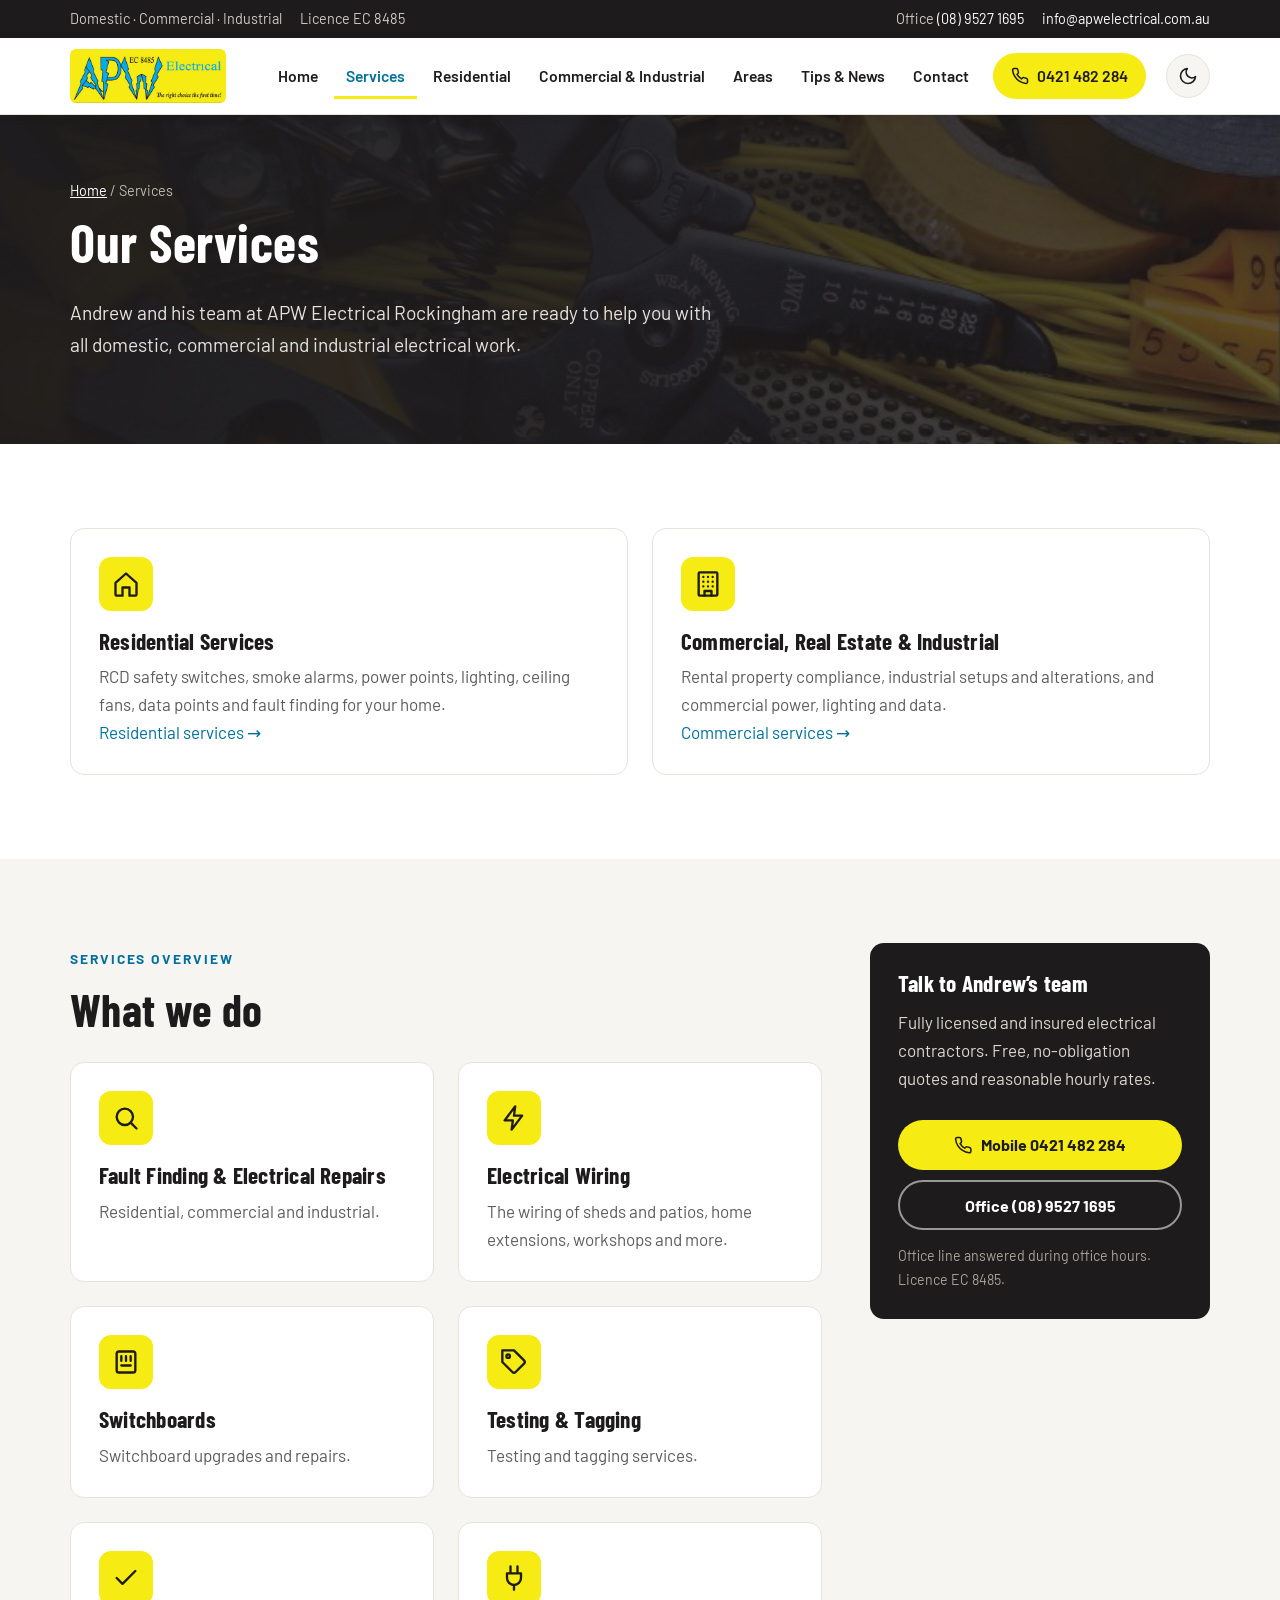
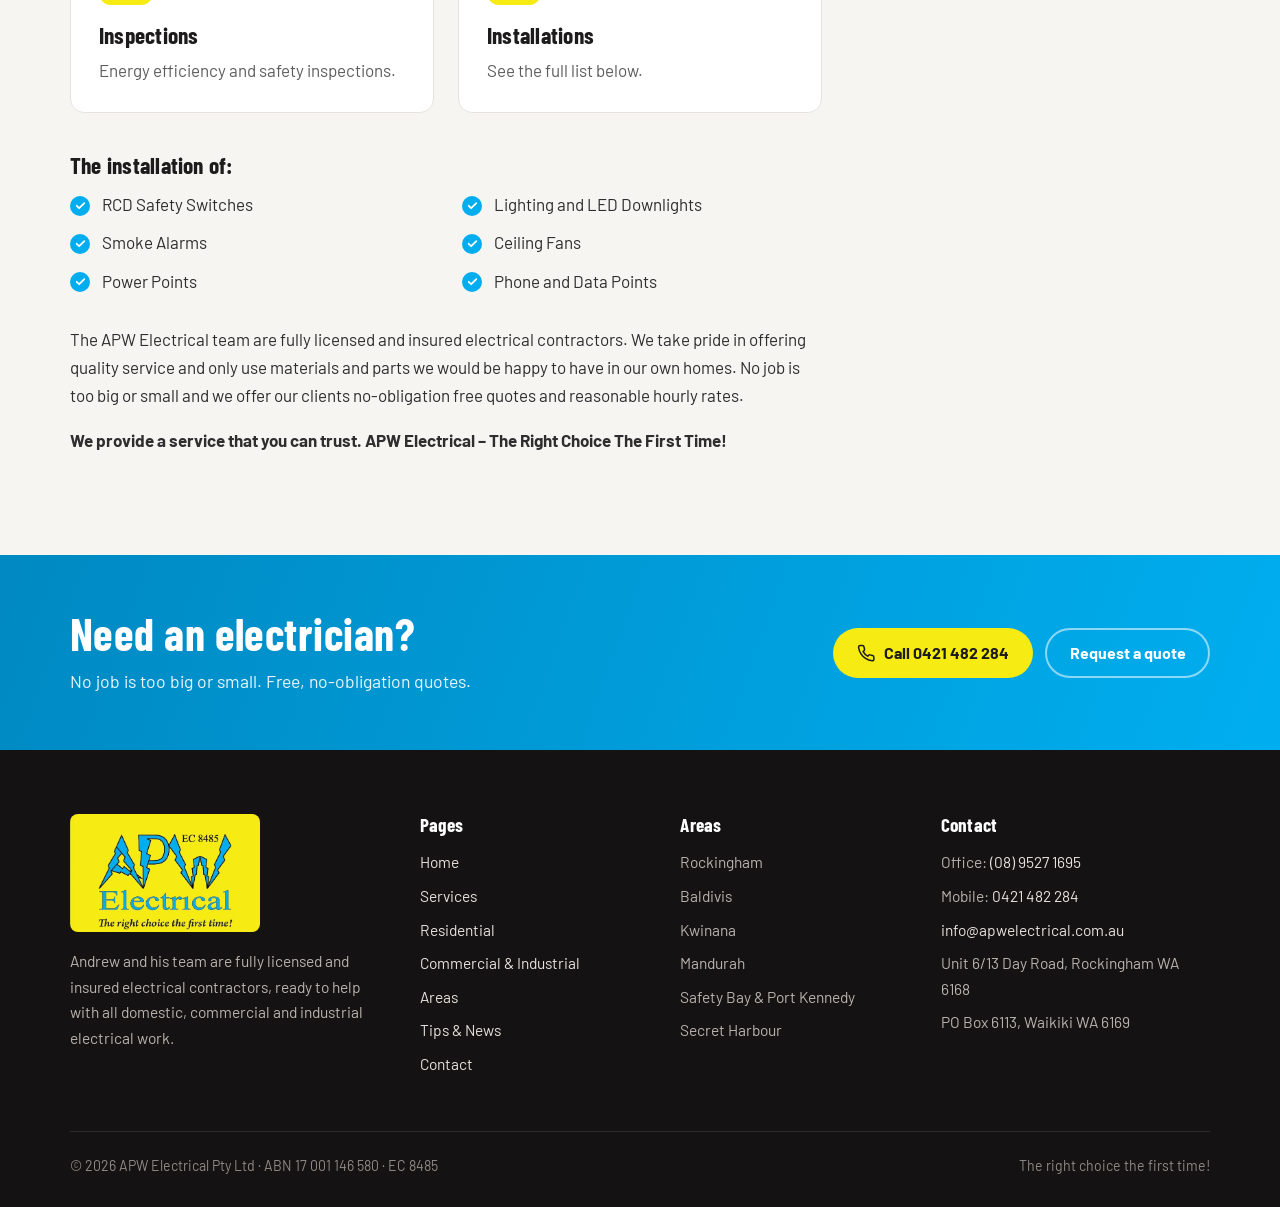
<file: services.html>
<!DOCTYPE html>
<html lang="en-AU">
<head>
<meta charset="utf-8">
<meta name="viewport" content="width=device-width, initial-scale=1">
  <meta name="robots" content="noindex">
<title>Services | APW Electrical Rockingham</title>
<meta name="description" content="Fault finding, wiring, switchboard upgrades, RCDs, smoke alarms, power points, lighting, ceiling fans, data points and testing and tagging.">
<meta name="theme-color" content="#1d1b1c">
<script>(function(){var d=document.documentElement,t;try{t=localStorage.getItem('apw-theme')}catch(e){}if(t!=='light'&&t!=='dark'){t=window.matchMedia&&matchMedia('(prefers-color-scheme: dark)').matches?'dark':'light'}d.setAttribute('data-theme',t);d.classList.add('js')})();</script>
<link rel="preconnect" href="https://fonts.googleapis.com">
<link rel="preconnect" href="https://fonts.gstatic.com" crossorigin>
<link href="https://fonts.googleapis.com/css2?family=Barlow:wght@400;500;600;700&family=Barlow+Condensed:wght@600;700&display=swap" rel="stylesheet">
<link rel="stylesheet" href="css/style.css">
</head>
<body>
<a class="skip-link" href="#main">Skip to content</a>

<div class="topbar">
  <div class="container">
    <div><span>Domestic &middot; Commercial &middot; Industrial</span><span>Licence EC 8485</span></div>
    <div><span>Office <a href="tel:+61895271695">(08) 9527 1695</a></span><span><a href="mailto:info@apwelectrical.com.au">info@apwelectrical.com.au</a></span></div>
  </div>
</div>

<header class="site-header">
  <div class="container">
    <a class="brand" href="index.html" aria-label="APW Electrical home">
      <img src="images/apw-logo.jpg" alt="APW Electrical EC 8485 - The right choice the first time!" width="900" height="312">
    </a>
    <button class="menu-toggle" type="button" aria-label="Open menu" aria-expanded="false" aria-controls="site-nav">
      <svg class="icon-open" viewBox="0 0 24 24" fill="none" stroke="currentColor" stroke-width="2.2" stroke-linecap="round" aria-hidden="true"><path d="M3 6h18M3 12h18M3 18h18"/></svg>
      <svg class="icon-close" viewBox="0 0 24 24" fill="none" stroke="currentColor" stroke-width="2.2" stroke-linecap="round" aria-hidden="true"><path d="M6 6l12 12M18 6L6 18"/></svg>
    </button>
    <nav class="nav" id="site-nav" aria-label="Main">
      <ul>
        <li><a href="index.html" data-page="home">Home</a></li>
        <li><a href="services.html" data-page="services" aria-current="page">Services</a></li>
        <li><a href="residential.html" data-page="residential">Residential</a></li>
        <li><a href="commercial.html" data-page="commercial">Commercial &amp; Industrial</a></li>
        <li><a href="areas.html" data-page="areas">Areas</a></li>
        <li><a href="news.html" data-page="news">Tips &amp; News</a></li>
        <li><a href="contact.html" data-page="contact">Contact</a></li>
        <li class="nav-call"><a href="tel:+61421482284"><svg viewBox="0 0 24 24" fill="none" stroke="currentColor" stroke-width="2" stroke-linecap="round" stroke-linejoin="round" aria-hidden="true"><path d="M22 16.9v3a2 2 0 0 1-2.2 2 19.8 19.8 0 0 1-8.6-3.1 19.5 19.5 0 0 1-6-6A19.8 19.8 0 0 1 2.1 4.2 2 2 0 0 1 4.1 2h3a2 2 0 0 1 2 1.7c.1 1 .4 1.9.7 2.8a2 2 0 0 1-.5 2.1L8 9.9a16 16 0 0 0 6 6l1.3-1.3a2 2 0 0 1 2.1-.4c.9.3 1.8.6 2.8.7a2 2 0 0 1 1.7 2z"/></svg>0421 482 284</a></li>
      </ul>
    </nav>
    <button class="theme-toggle" type="button" aria-label="Switch to dark mode">
      <svg class="i-moon" viewBox="0 0 24 24" fill="none" stroke="currentColor" stroke-width="2" stroke-linecap="round" stroke-linejoin="round" aria-hidden="true"><path d="M21 12.8A9 9 0 1 1 11.2 3a7 7 0 0 0 9.8 9.8z"/></svg>
      <svg class="i-sun" viewBox="0 0 24 24" fill="none" stroke="currentColor" stroke-width="2" stroke-linecap="round" stroke-linejoin="round" aria-hidden="true"><circle cx="12" cy="12" r="4"/><path d="M12 2v2M12 20v2M4.9 4.9l1.4 1.4M17.7 17.7l1.4 1.4M2 12h2M20 12h2M4.9 19.1l1.4-1.4M17.7 6.3l1.4-1.4"/></svg>
    </button>
  </div>
</header>

<main id="main">
<section class="hero page-hero">
  <div class="hero-bg" style="background-image:url('images/electrical-tools.jpg')"></div>
  <div class="container">
    <p class="breadcrumb"><a href="index.html">Home</a> / Services</p>
    <h1>Our Services</h1>
    <p class="lead">Andrew and his team at APW Electrical Rockingham are ready to help you with all domestic, commercial and industrial electrical work.</p>
  </div>
</section>

<section class="section">
    <h2 class="vh-h">Our services</h2>
  <div class="container">
    <div class="grid grid-2">
      <a class="card" href="residential.html" style="text-decoration:none">
        <div class="icon"><svg viewBox="0 0 24 24" fill="none" stroke="currentColor" stroke-width="2" stroke-linecap="round" stroke-linejoin="round" aria-hidden="true"><path d="M3 11l9-8 9 8v10a1 1 0 0 1-1 1h-5v-7H9v7H4a1 1 0 0 1-1-1z"/></svg></div>
        <h3>Residential Services</h3>
        <p>RCD safety switches, smoke alarms, power points, lighting, ceiling fans, data points and fault finding for your home.</p>
        <span class="more">Residential services &rarr;</span>
      </a>
      <a class="card" href="commercial.html" style="text-decoration:none">
        <div class="icon"><svg viewBox="0 0 24 24" fill="none" stroke="currentColor" stroke-width="2" stroke-linecap="round" stroke-linejoin="round" aria-hidden="true"><rect x="4" y="2" width="16" height="20" rx="1"/><path d="M9 22v-4h6v4M8 6h.01M12 6h.01M16 6h.01M8 10h.01M12 10h.01M16 10h.01M8 14h.01M12 14h.01M16 14h.01"/></svg></div>
        <h3>Commercial, Real Estate &amp; Industrial</h3>
        <p>Rental property compliance, industrial setups and alterations, and commercial power, lighting and data.</p>
        <span class="more">Commercial services &rarr;</span>
      </a>
    </div>
  </div>
</section>

<section class="section section-soft">
  <div class="container with-aside">
    <div>
      <span class="eyebrow">Services overview</span>
      <h2>What we do</h2>
      <div class="grid grid-2" style="margin-top:28px">
        <div class="card"><div class="icon"><svg viewBox="0 0 24 24" fill="none" stroke="currentColor" stroke-width="2" stroke-linecap="round" stroke-linejoin="round" aria-hidden="true"><circle cx="11" cy="11" r="7"/><path d="M21 21l-5-5"/></svg></div><h3>Fault Finding &amp; Electrical Repairs</h3><p>Residential, commercial and industrial.</p></div>
        <div class="card"><div class="icon"><svg viewBox="0 0 24 24" fill="none" stroke="currentColor" stroke-width="2" stroke-linecap="round" stroke-linejoin="round" aria-hidden="true"><path d="M13 2L4 14h7l-1 8 9-12h-7l1-8z"/></svg></div><h3>Electrical Wiring</h3><p>The wiring of sheds and patios, home extensions, workshops and more.</p></div>
        <div class="card"><div class="icon"><svg viewBox="0 0 24 24" fill="none" stroke="currentColor" stroke-width="2" stroke-linecap="round" stroke-linejoin="round" aria-hidden="true"><rect x="4" y="3" width="16" height="18" rx="2"/><path d="M8 7v4M12 7v4M16 7v4M8 15h8"/></svg></div><h3>Switchboards</h3><p>Switchboard upgrades and repairs.</p></div>
        <div class="card"><div class="icon"><svg viewBox="0 0 24 24" fill="none" stroke="currentColor" stroke-width="2" stroke-linecap="round" stroke-linejoin="round" aria-hidden="true"><path d="M20.6 13.4l-7.2 7.2a2 2 0 0 1-2.8 0L2 12V2h10l8.6 8.6a2 2 0 0 1 0 2.8z"/><circle cx="7" cy="7" r="1.5"/></svg></div><h3>Testing &amp; Tagging</h3><p>Testing and tagging services.</p></div>
        <div class="card"><div class="icon"><svg viewBox="0 0 24 24" fill="none" stroke="currentColor" stroke-width="2" stroke-linecap="round" stroke-linejoin="round" aria-hidden="true"><path d="M20 6L9 17l-5-5"/></svg></div><h3>Inspections</h3><p>Energy efficiency and safety inspections.</p></div>
        <div class="card"><div class="icon"><svg viewBox="0 0 24 24" fill="none" stroke="currentColor" stroke-width="2" stroke-linecap="round" stroke-linejoin="round" aria-hidden="true"><path d="M9 2v6M15 2v6M6 8h12v4a6 6 0 0 1-12 0V8zM12 18v4"/></svg></div><h3>Installations</h3><p>See the full list below.</p></div>
      </div>
      <h3 style="margin-top:40px">The installation of:</h3>
      <ul class="ticks cols">
        <li>RCD Safety Switches</li>
        <li>Smoke Alarms</li>
        <li>Power Points</li>
        <li>Lighting and LED Downlights</li>
        <li>Ceiling Fans</li>
        <li>Phone and Data Points</li>
      </ul>
      <p>The APW Electrical team are fully licensed and insured electrical contractors. We take pride in offering quality service and only use materials and parts we would be happy to have in our own homes. No job is too big or small and we offer our clients no-obligation free quotes and reasonable hourly rates.</p>
      <p><strong>We provide a service that you can trust. APW Electrical &ndash; The Right Choice The First Time!</strong></p>
    </div>
    <aside class="aside-card">
  <h3>Talk to Andrew&rsquo;s team</h3>
  <p>Fully licensed and insured electrical contractors. Free, no-obligation quotes and reasonable hourly rates.</p>
  <a class="btn btn-yellow" href="tel:+61421482284"><svg viewBox="0 0 24 24" fill="none" stroke="currentColor" stroke-width="2" stroke-linecap="round" stroke-linejoin="round" aria-hidden="true"><path d="M22 16.9v3a2 2 0 0 1-2.2 2 19.8 19.8 0 0 1-8.6-3.1 19.5 19.5 0 0 1-6-6A19.8 19.8 0 0 1 2.1 4.2 2 2 0 0 1 4.1 2h3a2 2 0 0 1 2 1.7c.1 1 .4 1.9.7 2.8a2 2 0 0 1-.5 2.1L8 9.9a16 16 0 0 0 6 6l1.3-1.3a2 2 0 0 1 2.1-.4c.9.3 1.8.6 2.8.7a2 2 0 0 1 1.7 2z"/></svg>Mobile 0421 482 284</a>
  <a class="btn btn-ghost" href="tel:+61895271695">Office (08) 9527 1695</a>
  <small>Office line answered during office hours. Licence EC 8485.</small>
</aside>
  </div>
</section>

<section class="cta">
  <div class="container">
    <div>
      <h2>Need an electrician?</h2>
      <p>No job is too big or small. Free, no-obligation quotes.</p>
    </div>
    <div class="actions">
      <a class="btn btn-yellow" href="tel:+61421482284"><svg viewBox="0 0 24 24" fill="none" stroke="currentColor" stroke-width="2" stroke-linecap="round" stroke-linejoin="round" aria-hidden="true"><path d="M22 16.9v3a2 2 0 0 1-2.2 2 19.8 19.8 0 0 1-8.6-3.1 19.5 19.5 0 0 1-6-6A19.8 19.8 0 0 1 2.1 4.2 2 2 0 0 1 4.1 2h3a2 2 0 0 1 2 1.7c.1 1 .4 1.9.7 2.8a2 2 0 0 1-.5 2.1L8 9.9a16 16 0 0 0 6 6l1.3-1.3a2 2 0 0 1 2.1-.4c.9.3 1.8.6 2.8.7a2 2 0 0 1 1.7 2z"/></svg>Call 0421 482 284</a>
      <a class="btn btn-ghost" href="contact.html">Request a quote</a>
    </div>
  </div>
</section>
</main>

<footer class="site-footer">
  <div class="container">
    <div class="footer-grid">
      <div>
        <img class="footer-logo" src="images/apw-logo-stacked.jpg" alt="APW Electrical" width="553" height="343" loading="lazy">
        <p>Andrew and his team are fully licensed and insured electrical contractors, ready to help with all domestic, commercial and industrial electrical work.</p>
      </div>
      <div>
        <h3>Pages</h3>
        <ul>
          <li><a href="index.html">Home</a></li>
          <li><a href="services.html">Services</a></li>
          <li><a href="residential.html">Residential</a></li>
          <li><a href="commercial.html">Commercial &amp; Industrial</a></li>
          <li><a href="areas.html">Areas</a></li>
          <li><a href="news.html">Tips &amp; News</a></li>
          <li><a href="contact.html">Contact</a></li>
        </ul>
      </div>
      <div>
        <h3>Areas</h3>
        <ul>
          <li>Rockingham</li>
          <li>Baldivis</li>
          <li>Kwinana</li>
          <li>Mandurah</li>
          <li>Safety Bay &amp; Port Kennedy</li>
          <li>Secret Harbour</li>
        </ul>
      </div>
      <div>
        <h3>Contact</h3>
        <ul>
          <li>Office: <a href="tel:+61895271695">(08) 9527 1695</a></li>
          <li>Mobile: <a href="tel:+61421482284">0421 482 284</a></li>
          <li><a href="mailto:info@apwelectrical.com.au">info@apwelectrical.com.au</a></li>
          <li>Unit 6/13 Day Road, Rockingham WA 6168</li>
          <li>PO Box 6113, Waikiki WA 6169</li>
        </ul>
      </div>
    </div>
    <div class="footer-bottom">
      <span>&copy; <span id="year">2026</span> APW Electrical Pty Ltd &middot; ABN 17 001 146 580 &middot; EC 8485</span>
      <span>The right choice the first time!</span>
    </div>
  </div>
</footer>

<div class="call-bar">
  <a href="tel:+61421482284"><svg viewBox="0 0 24 24" fill="none" stroke="currentColor" stroke-width="2" stroke-linecap="round" stroke-linejoin="round" aria-hidden="true"><path d="M22 16.9v3a2 2 0 0 1-2.2 2 19.8 19.8 0 0 1-8.6-3.1 19.5 19.5 0 0 1-6-6A19.8 19.8 0 0 1 2.1 4.2 2 2 0 0 1 4.1 2h3a2 2 0 0 1 2 1.7c.1 1 .4 1.9.7 2.8a2 2 0 0 1-.5 2.1L8 9.9a16 16 0 0 0 6 6l1.3-1.3a2 2 0 0 1 2.1-.4c.9.3 1.8.6 2.8.7a2 2 0 0 1 1.7 2z"/></svg>Call 0421 482 284</a>
  <a href="contact.html">Free quote</a>
</div>

<script src="js/main.js"></script>
</body>
</html>
</file>
<file: css/style.css>
/* APW Electrical — refreshed site
   Brand colours taken from the original logo and banners:
   yellow #F6EB13, sky blue #00AEEF, charcoal #231F20 */

:root {
  --yellow: #f6eb13;
  --yellow-dark: #e0d300;
  --blue: #00aeef;
  --blue-dark: #0089c2;
  --ink: #1d1b1c;
  --ink-2: #2b2829;
  --text: #2f2d2e;
  --muted: #5f5c5d;
  --line: #e6e3df;
  --bg: #ffffff;
  --bg-soft: #f6f5f2;
  --radius: 14px;
  --shadow: 0 10px 30px rgba(20, 18, 19, 0.08);
  --max: 1180px;
  --font: "Barlow", system-ui, -apple-system, "Segoe UI", Roboto, Arial, sans-serif;
  --font-head: "Barlow Condensed", "Barlow", system-ui, sans-serif;
  /* theme tokens */
  --surface: #ffffff;
  --heading: var(--ink);
  --link: var(--blue-dark);
  --input-bg: #ffffff;
  --input-border: #d6d2cd;
  --note-bg: #fffbd6;
  --note-border: #efe27a;
  --note-text: var(--ink);
  --header-bg: rgba(255, 255, 255, 0.82);
  --footer-bg: #141213;
  --btn-dark-bg: var(--ink);
  --btn-dark-text: #ffffff;
  --img-filter: none;
  --ease: cubic-bezier(.2, .7, .2, 1);
  color-scheme: light;
}

:root[data-theme="dark"] {
  --bg: #121112;
  --bg-soft: #191819;
  --surface: #211f20;
  --text: #d8d3ce;
  --muted: #a59f9a;
  --line: #353233;
  --heading: #f5f2ef;
  --link: #4fcaf6;
  --input-bg: #181718;
  --input-border: #46423f;
  --note-bg: #2b2810;
  --note-border: #5d5519;
  --note-text: #f3ebb0;
  --header-bg: rgba(22, 21, 22, 0.82);
  --footer-bg: #0b0a0b;
  --btn-dark-bg: #f5f2ef;
  --btn-dark-text: #121112;
  --shadow: 0 10px 30px rgba(0, 0, 0, 0.45);
  --img-filter: brightness(.9);
  color-scheme: dark;
}

*, *::before, *::after { box-sizing: border-box; }

html { scroll-behavior: smooth; -webkit-text-size-adjust: 100%; }

body {
  margin: 0;
  font-family: var(--font);
  font-size: 17px;
  line-height: 1.65;
  color: var(--text);
  background: var(--bg);
  overflow-x: hidden;
}

img { max-width: 100%; height: auto; display: block; }

a { color: var(--link); }
a:hover { color: var(--heading); }

h1, h2, h3, h4 {
  font-family: var(--font-head);
  color: var(--heading);
  line-height: 1.1;
  margin: 0 0 .5em;
  font-weight: 700;
  letter-spacing: .01em;
}
h1 { font-size: clamp(2.3rem, 6vw, 4rem); }
h2 { font-size: clamp(1.9rem, 4vw, 2.8rem); }
h3 { font-size: 1.45rem; }
p { margin: 0 0 1em; }

.container { width: 100%; max-width: var(--max); margin: 0 auto; padding: 0 20px; }

.skip-link {
  position: absolute; left: -999px; top: 0;
  background: var(--yellow); color: var(--ink); padding: 10px 16px; z-index: 100;
}
.skip-link:focus { left: 10px; top: 10px; }

/* ---------- Buttons ---------- */
.btn {
  display: inline-flex; align-items: center; justify-content: center; gap: .5em;
  padding: .85em 1.4em;
  border-radius: 999px;
  font-weight: 700; font-size: 1rem;
  text-decoration: none;
  border: 2px solid transparent;
  transition: transform .15s ease, background .15s ease, color .15s ease;
  cursor: pointer;
  line-height: 1.2;
}
.btn:hover { transform: translateY(-1px); }
.btn svg { width: 1.15em; height: 1.15em; flex: none; }
.btn-yellow { background: var(--yellow); color: var(--ink); }
.btn-yellow:hover { background: var(--yellow-dark); color: var(--ink); }
.btn-blue { background: var(--blue); color: #fff; }
.btn-blue:hover { background: var(--blue-dark); color: #fff; }
.btn-ghost { border-color: rgba(255,255,255,.55); color: #fff; }
.btn-ghost:hover { background: #fff; color: var(--ink); }
.btn-dark { background: var(--btn-dark-bg); color: var(--btn-dark-text); }
.btn-dark:hover { background: var(--blue); color: #fff; }

/* ---------- Top bar ---------- */
.topbar { background: var(--ink); color: #cfcac6; font-size: .9rem; }
.topbar .container { display: flex; justify-content: space-between; gap: 16px; padding-top: 7px; padding-bottom: 7px; flex-wrap: wrap; }
.topbar a { color: #fff; text-decoration: none; }
.topbar a:hover { color: var(--yellow); }
.topbar span + span { margin-left: 18px; }

/* ---------- Header / nav ---------- */
.site-header {
  position: sticky; top: 0; z-index: 50;
  background: var(--surface);
  border-bottom: 1px solid var(--line);
  box-shadow: 0 2px 12px rgba(0,0,0,.04);
}
.site-header .container { display: flex; align-items: center; justify-content: space-between; gap: 20px; min-height: 76px; }
.brand { display: block; flex: none; }
.brand img { height: 54px; width: auto; border-radius: 6px; }

.nav ul { list-style: none; margin: 0; padding: 0; display: flex; align-items: center; gap: 4px; }
.nav a {
  display: block; padding: 10px 12px; border-radius: 8px;
  color: var(--heading); text-decoration: none; font-weight: 600; font-size: .98rem;
}
.nav a:hover { background: var(--bg-soft); }
.nav a[aria-current="page"] { color: var(--link); box-shadow: inset 0 -3px 0 var(--yellow); border-radius: 0; }
.nav .nav-call { margin-left: 8px; }
.nav .nav-call a { background: var(--yellow); color: var(--ink); border-radius: 999px; padding: 10px 18px; display: flex; gap: 8px; align-items: center; white-space: nowrap; }
.nav .nav-call a:hover { background: var(--yellow-dark); }
.nav .nav-call svg { width: 18px; height: 18px; }

.menu-toggle {
  display: none;
  background: none; border: 0; padding: 10px; margin-right: -10px; cursor: pointer; color: var(--heading);
}
.menu-toggle svg { width: 30px; height: 30px; }
.menu-toggle .icon-close { display: none; }
.menu-open .menu-toggle .icon-open { display: none; }
.menu-open .menu-toggle .icon-close { display: block; }

/* ---------- Hero ---------- */
.hero {
  position: relative;
  background: var(--ink);
  color: #fff;
  overflow: hidden;
}
.hero-bg {
  position: absolute; inset: 0;
  background-size: cover; background-position: center;
  opacity: .38;
}
.hero::after {
  content: ""; position: absolute; inset: 0;
  background: linear-gradient(100deg, rgba(29,27,28,.96) 0%, rgba(29,27,28,.75) 45%, rgba(29,27,28,.2) 100%);
}
.hero .container { position: relative; z-index: 1; padding-top: 90px; padding-bottom: 100px; }
.hero h1 { color: #fff; max-width: 13em; }
.hero h1 .hl { color: var(--yellow); }
.hero .lead { font-size: 1.2rem; max-width: 34em; color: #e7e3df; }
.eyebrow {
  display: inline-block; font-weight: 700; text-transform: uppercase; letter-spacing: .14em;
  font-size: .8rem; color: var(--blue); margin-bottom: 14px;
}
.hero .eyebrow { color: var(--yellow); }
.hero-actions { display: flex; flex-wrap: wrap; gap: 12px; margin-top: 26px; }
.hero-badges { display: flex; flex-wrap: wrap; gap: 10px 22px; margin: 34px 0 0; padding: 0; list-style: none; color: #fff; font-weight: 600; }
.hero-badges li { display: flex; align-items: center; gap: 8px; }
.hero-badges svg { width: 20px; height: 20px; color: var(--yellow); flex: none; }

/* Page hero (inner pages) */
.page-hero .container { padding-top: 64px; padding-bottom: 64px; }
.page-hero h1 { font-size: clamp(2.1rem, 5vw, 3.3rem); }
.breadcrumb { font-size: .9rem; color: #bdb8b3; margin-bottom: 10px; }
.breadcrumb a { color: #fff; }

/* ---------- Sections ---------- */
.section { padding: 84px 0; }
.section-soft { background: var(--bg-soft); }
.section-dark { background: var(--ink); color: #dcd7d2; }
.section-dark h2, .section-dark h3 { color: #fff; }
.section-head { max-width: 720px; margin-bottom: 44px; }
.section-head.center { margin-left: auto; margin-right: auto; text-align: center; }
.section-head p { color: var(--muted); font-size: 1.08rem; }
.section-dark .section-head p { color: #c8c3be; }

.grid { display: grid; gap: 24px; }
.grid-3 { grid-template-columns: repeat(3, 1fr); }
.grid-4 { grid-template-columns: repeat(4, 1fr); }
.grid-2 { grid-template-columns: repeat(2, 1fr); }

/* Service cards */
.card {
  background: var(--surface);
  border: 1px solid var(--line);
  border-radius: var(--radius);
  padding: 28px;
  transition: transform .2s ease, box-shadow .2s ease, border-color .2s ease;
}
.card:hover { transform: translateY(-3px); box-shadow: var(--shadow); border-color: transparent; }
.card h3 { margin-bottom: .35em; }
.card p { color: var(--muted); margin: 0; }
.icon {
  width: 54px; height: 54px; border-radius: 12px;
  display: grid; place-items: center;
  background: var(--yellow); color: var(--ink);
  margin-bottom: 18px;
}
.icon svg { width: 28px; height: 28px; }
.card a.more { display: inline-block; margin-top: 14px; font-weight: 700; text-decoration: none; }

/* Split layout */
.split { display: grid; grid-template-columns: 1.05fr 1fr; gap: 56px; align-items: center; }
.split.reverse > :first-child { order: 2; }
.split-img { position: relative; }
.split-img img { border-radius: var(--radius); box-shadow: var(--shadow); width: 100%; object-fit: cover; }
.split-img .tag {
  position: absolute; left: -14px; bottom: 22px;
  background: var(--yellow); color: var(--ink); font-weight: 700;
  padding: 10px 16px; border-radius: 10px; box-shadow: var(--shadow);
  font-size: .95rem;
}

.ticks { list-style: none; padding: 0; margin: 0 0 1.2em; }
.ticks li { position: relative; padding-left: 32px; margin-bottom: 10px; }
.ticks li::before {
  content: ""; position: absolute; left: 0; top: .32em;
  width: 20px; height: 20px; border-radius: 50%;
  background: var(--blue) url("data:image/svg+xml,%3Csvg xmlns='http://www.w3.org/2000/svg' viewBox='0 0 24 24' fill='none' stroke='white' stroke-width='3.2' stroke-linecap='round' stroke-linejoin='round'%3E%3Cpath d='M5 12.5l4.5 4.5L19 7.5'/%3E%3C/svg%3E") center / 13px no-repeat;
}
.ticks.cols { columns: 2; column-gap: 32px; }
.ticks.cols li { break-inside: avoid; }

/* Stats strip */
.strip { background: var(--yellow); color: var(--ink); }
.strip .container { display: grid; grid-template-columns: repeat(4, 1fr); gap: 20px; padding-top: 26px; padding-bottom: 26px; }
.strip div { display: flex; align-items: center; gap: 12px; font-weight: 700; line-height: 1.25; }
.strip svg { width: 30px; height: 30px; flex: none; }

/* Photo gallery */
.gallery { display: grid; grid-template-columns: repeat(4, 1fr); gap: 14px; }
.gallery img { width: 100%; height: 220px; object-fit: cover; border-radius: 12px; }

/* Testimonials */
.quote {
  background: var(--ink-2); border-radius: var(--radius); padding: 30px; margin: 0;
  border-left: 5px solid var(--yellow);
}
.quote p { color: #f1ede9; font-size: 1.1rem; }
.quote cite { font-style: normal; font-weight: 700; color: var(--yellow); }

/* CTA band */
.cta { background: linear-gradient(110deg, var(--blue-dark), var(--blue)); color: #fff; }
.cta .container { display: flex; align-items: center; justify-content: space-between; gap: 24px; padding-top: 54px; padding-bottom: 54px; flex-wrap: wrap; }
.cta h2 { color: #fff; margin: 0 0 .2em; }
.cta p { margin: 0; color: #e8f7fd; font-size: 1.1rem; }
.cta .actions { display: flex; gap: 12px; flex-wrap: wrap; }

/* Prose / long content */
.prose h2 { font-size: clamp(1.6rem, 3.4vw, 2.1rem); margin-top: 1.4em; }
.prose h2:first-child { margin-top: 0; }
.prose p { max-width: 70ch; }
.service-block { display: grid; grid-template-columns: 54px 1fr; gap: 20px; padding: 28px 0; border-bottom: 1px solid var(--line); }
.service-block:last-child { border-bottom: 0; }
.service-block .icon { margin: 0; }
.service-block h3 { margin-top: 6px; }
.note {
  background: var(--note-bg); border: 1px solid var(--note-border); border-radius: 12px;
  padding: 16px 20px; color: var(--note-text); font-weight: 500;
}

/* Sidebar layout */
.with-aside { display: grid; grid-template-columns: 1fr 340px; gap: 48px; align-items: start; }
.aside-card {
  position: sticky; top: 100px;
  background: var(--ink); color: #dcd7d2; border-radius: var(--radius); padding: 28px;
}
.aside-card h3 { color: #fff; }
.aside-card .btn { width: 100%; margin-top: 10px; }
.aside-card small { display: block; margin-top: 14px; color: #a9a39e; }

/* Areas */
.chips { display: flex; flex-wrap: wrap; gap: 10px; list-style: none; padding: 0; margin: 0; }
.chips li {
  background: var(--surface); border: 1px solid var(--line); border-radius: 999px;
  padding: 10px 18px; font-weight: 600; display: flex; align-items: center; gap: 8px;
}
.chips svg { width: 18px; height: 18px; color: var(--blue); }

/* News */
.post { background: var(--surface); border: 1px solid var(--line); border-radius: var(--radius); padding: 32px; }
.post time { display: block; font-size: .9rem; color: var(--muted); margin-bottom: 6px; font-weight: 600; }
.post + .post { margin-top: 24px; }

/* Contact */
.contact-list { list-style: none; padding: 0; margin: 0; }
.contact-list li { display: grid; grid-template-columns: 46px 1fr; gap: 14px; padding: 16px 0; border-bottom: 1px solid var(--line); }
.contact-list li:last-child { border-bottom: 0; }
.contact-list .icon { width: 46px; height: 46px; margin: 0; border-radius: 10px; }
.contact-list .icon svg { width: 22px; height: 22px; }
.contact-list strong { display: block; color: var(--heading); }
.contact-list a { font-weight: 600; text-decoration: none; }

.form { background: var(--surface); border: 1px solid var(--line); border-radius: var(--radius); padding: 30px; box-shadow: var(--shadow); }
.form label { display: block; font-weight: 600; margin-bottom: 6px; color: var(--heading); }
.form .field { margin-bottom: 18px; }
.form input, .form textarea, .form select {
  width: 100%; font: inherit; color: var(--text);
  padding: 13px 14px; border: 1.5px solid var(--input-border); border-radius: 10px; background: var(--input-bg);
}
.form input:focus, .form textarea:focus, .form select:focus { outline: none; border-color: var(--blue); box-shadow: 0 0 0 3px rgba(0,174,239,.18); }
.form textarea { min-height: 140px; resize: vertical; }
.form .row { display: grid; grid-template-columns: 1fr 1fr; gap: 16px; }
.form .btn { width: 100%; }
.form small { display: block; margin-top: 10px; color: var(--muted); }

.map-link { display: block; border-radius: var(--radius); overflow: hidden; position: relative; }
.map-link img { width: 100%; height: 280px; object-fit: cover; }

/* ---------- Footer ---------- */
.site-footer { background: var(--footer-bg); color: #b9b3ae; font-size: .97rem; }
.site-footer .container { padding-top: 64px; padding-bottom: 30px; }
.footer-grid { display: grid; grid-template-columns: 1.4fr 1fr 1fr 1.2fr; gap: 36px; }
.site-footer h3 { color: #fff; font-size: 1.2rem; margin-bottom: 14px; }
.site-footer ul { list-style: none; margin: 0; padding: 0; }
.site-footer li { margin-bottom: 8px; }
.site-footer a { color: #e6e1dc; text-decoration: none; }
.site-footer a:hover { color: var(--yellow); }
.footer-logo { width: 190px; border-radius: 8px; margin-bottom: 16px; }
.footer-bottom {
  margin-top: 46px; padding-top: 22px; border-top: 1px solid #2c2a2b;
  display: flex; justify-content: space-between; gap: 12px; flex-wrap: wrap; font-size: .88rem; color: #8f8984;
}

/* Mobile sticky call bar */
.call-bar { display: none; }

/* ---------- Responsive ---------- */
@media (max-width: 1060px) {
  .nav a { padding: 10px 9px; font-size: .95rem; }
  .grid-4, .gallery { grid-template-columns: repeat(2, 1fr); }
  .footer-grid { grid-template-columns: 1fr 1fr; }
}

@media (max-width: 920px) {
  .menu-toggle { display: block; }
  .nav {
    position: fixed; left: 0; right: 0; top: var(--header-h, 76px); bottom: 0;
    background: var(--surface);
    padding: 12px 20px 120px;
    overflow-y: auto;
    transform: translateX(100%); opacity: 0;
    transition: transform .32s var(--ease), opacity .32s var(--ease), visibility 0s linear .32s;
    visibility: hidden;
  }
  .menu-open .nav { transform: none; opacity: 1; visibility: visible; transition: transform .32s var(--ease), opacity .32s var(--ease), visibility 0s; }
  .nav ul { flex-direction: column; align-items: stretch; gap: 0; }
  .nav li { border-bottom: 1px solid var(--line); }
  .nav a { padding: 16px 6px; font-size: 1.15rem; }
  .nav a[aria-current="page"] { box-shadow: inset 4px 0 0 var(--yellow); padding-left: 16px; }
  .nav .nav-call { margin: 20px 0 0; border: 0; }
  .nav .nav-call a { justify-content: center; padding: 16px; }
  body.menu-open { overflow: hidden; }

  .split, .with-aside { grid-template-columns: 1fr; gap: 36px; }
  .split.reverse > :first-child { order: 0; }
  .aside-card { position: static; }
  .grid-3 { grid-template-columns: repeat(2, 1fr); }
  .strip .container { grid-template-columns: repeat(2, 1fr); }
}

@media (max-width: 640px) {
  body { font-size: 16.5px; padding-bottom: 68px; }
  .topbar { display: none; }
  .site-header .container { min-height: 66px; }
  .brand img { height: 44px; }
  .nav { top: var(--header-h, 66px); }
  .section { padding: 60px 0; }
  .hero .container { padding-top: 56px; padding-bottom: 64px; }
  .hero::after { background: linear-gradient(180deg, rgba(29,27,28,.85), rgba(29,27,28,.92)); }
  .hero .lead { font-size: 1.08rem; }
  .hero-actions .btn { flex: 1 1 100%; }
  .page-hero .container { padding-top: 44px; padding-bottom: 44px; }
  .grid-3, .grid-2, .grid-4 { grid-template-columns: 1fr; }
  .gallery { grid-template-columns: 1fr 1fr; gap: 10px; }
  .gallery img { height: 150px; }
  .strip .container { grid-template-columns: 1fr 1fr; gap: 16px; }
  .strip div { font-size: .95rem; }
  .ticks.cols { columns: 1; }
  .card { padding: 24px; }
  .split-img .tag { left: 12px; }
  .service-block { grid-template-columns: 1fr; gap: 12px; }
  .form { padding: 22px; }
  .form .row { grid-template-columns: 1fr; gap: 0; }
  .cta .actions, .cta .actions .btn { width: 100%; }
  .footer-grid { grid-template-columns: 1fr; gap: 30px; }

  .call-bar {
    display: grid; grid-template-columns: 1fr 1fr;
    position: fixed; left: 0; right: 0; bottom: 0; z-index: 60;
    box-shadow: 0 -4px 18px rgba(0,0,0,.15);
  }
  .call-bar a {
    display: flex; align-items: center; justify-content: center; gap: 8px;
    min-height: 60px; font-weight: 700; text-decoration: none; font-size: 1rem;
  }
  .call-bar a:first-child { background: var(--yellow); color: var(--ink); }
  .call-bar a:last-child { background: var(--ink); color: #fff; }
  .call-bar svg { width: 20px; height: 20px; }
}

/* =========================================================
   Polish: theme toggle, motion, back-to-top, focus
   ========================================================= */
body { transition: background-color .3s ease, color .3s ease; }
img { filter: var(--img-filter); }
.brand img, .footer-logo { filter: none; }

/* Theme toggle */
.brand { margin-right: auto; }
.theme-toggle {
  flex: none; width: 42px; height: 42px; border-radius: 50%;
  display: grid; place-items: center; cursor: pointer;
  background: var(--bg-soft); color: var(--heading); border: 1px solid var(--line);
  transition: background-color .2s ease, transform .2s var(--ease), color .2s ease;
}
.theme-toggle:hover { background: var(--yellow); color: var(--ink); transform: rotate(-12deg); }
.theme-toggle svg { width: 20px; height: 20px; }
.theme-toggle .i-sun { display: none; }
[data-theme="dark"] .theme-toggle .i-sun { display: block; }
[data-theme="dark"] .theme-toggle .i-moon { display: none; }
@media (max-width: 920px) {
  .site-header .container { gap: 10px; }
  .menu-toggle { order: 3; }
}

/* Sticky header: shadow + blur once scrolled */
.site-header { transition: background-color .25s ease, box-shadow .25s ease, border-color .25s ease; }
/* Blur lives on a pseudo-element: backdrop-filter on the header itself would
   trap the fixed mobile menu inside the header box. */
.site-header::before {
  content: ""; position: absolute; inset: 0; z-index: -1;
  background: var(--header-bg);
  -webkit-backdrop-filter: saturate(160%) blur(12px);
  backdrop-filter: saturate(160%) blur(12px);
  opacity: 0; transition: opacity .25s ease;
}
.site-header.scrolled { background: transparent; box-shadow: 0 8px 24px rgba(0, 0, 0, .12); }
.site-header.scrolled::before { opacity: 1; }
.menu-open .site-header { background: var(--surface); }

/* Smoother hovers */
.btn { transition: transform .2s var(--ease), background-color .2s ease, color .2s ease, box-shadow .2s ease, border-color .2s ease; }
.btn:hover { box-shadow: 0 8px 20px rgba(0, 0, 0, .16); }
.btn:active { transform: translateY(0); }
.nav a { transition: background-color .2s ease, color .2s ease, box-shadow .2s ease; }
.card { transition: transform .3s var(--ease), box-shadow .3s var(--ease), border-color .3s ease, background-color .3s ease; }
.card .icon { transition: transform .3s var(--ease); }
.card:hover .icon { transform: scale(1.08) rotate(-4deg); }

/* Image hover zoom */
.gallery img, .split-img img, .map-link img { transition: transform .4s var(--ease), box-shadow .4s var(--ease); }
.gallery img:hover, .split-img:hover img { transform: scale(1.03); }

/* Scroll reveal (only when JS is running) */
.js .reveal {
  opacity: 0; transform: translateY(22px);
  transition: opacity .5s var(--ease), transform .5s var(--ease);
  transition-delay: var(--d, 0ms);
}
.js .reveal.in { opacity: 1; transform: none; }
.js .card.reveal.in { transition: opacity .5s var(--ease) var(--d, 0ms), transform .3s var(--ease), box-shadow .3s var(--ease), border-color .3s ease, background-color .3s ease; }

/* Back to top */
.to-top {
  position: fixed; right: 18px; bottom: 22px; z-index: 55;
  width: 46px; height: 46px; border-radius: 50%; border: 0; cursor: pointer;
  display: grid; place-items: center;
  background: var(--yellow); color: var(--ink); box-shadow: var(--shadow);
  opacity: 0; transform: translateY(12px); pointer-events: none;
  transition: opacity .25s ease, transform .25s var(--ease), background-color .2s ease;
}
.to-top.show { opacity: 1; transform: none; pointer-events: auto; }
.to-top:hover { background: var(--yellow-dark); }
.to-top svg { width: 22px; height: 22px; }
@media (max-width: 640px) { .to-top { bottom: 78px; right: 14px; } }

/* Keyboard focus */
:focus { outline: none; }
:focus-visible { outline: 3px solid var(--blue); outline-offset: 3px; border-radius: 6px; }
.btn:focus-visible { outline-offset: 4px; border-radius: 999px; }
.form input:focus-visible, .form textarea:focus-visible, .form select:focus-visible { outline: none; }

/* Reduced motion: switch it all off */
@media (prefers-reduced-motion: reduce) {
  html { scroll-behavior: auto; }
  *, *::before, *::after { transition-duration: .01ms !important; transition-delay: 0s !important; animation-duration: .01ms !important; }
  .js .reveal { opacity: 1; transform: none; }
  .gallery img:hover, .split-img:hover img, .card:hover, .card:hover .icon, .btn:hover, .theme-toggle:hover { transform: none; }
}
[id] { scroll-margin-top: 96px; }

/* ---------- Spec fixes, 25 Nov 2026: tap targets, readable text, narrow phones ---------- */
.vh-h { position: absolute; width: 1px; height: 1px; margin: -1px; padding: 0; overflow: hidden; clip-path: inset(50%); white-space: nowrap; border: 0; }
@media (max-width: 900px) {
  .site-footer a:not(.btn):not(:has(img, svg)) { display: inline-block; min-width: 44px; padding-top: 11px; padding-bottom: 11px; }
  .site-footer ul { gap: 0; }
  .site-footer li { margin-bottom: 0; padding-top: 0; padding-bottom: 0; align-items: center; }
  .contact-list a { display: inline-block; padding-top: 11px; padding-bottom: 11px; }
  .topbar a { display: inline-block; min-height: 44px; line-height: 44px; margin: -6px 0; }
  .topbar .container { padding-top: 6px; padding-bottom: 6px; align-items: center; }
}
:root { --link: #006f9c; }
:root[data-theme="dark"] { --link: #4fcaf6; }
.eyebrow { font-size: .86rem; color: var(--link); }
.btn-blue, .btn-dark:hover { background: #006f9c; color: #fff; }
.btn-blue:hover { background: #00587c; }
.theme-toggle { width: 44px; height: 44px; }
.section-dark .eyebrow { color: #4fcaf6; }
</file>
